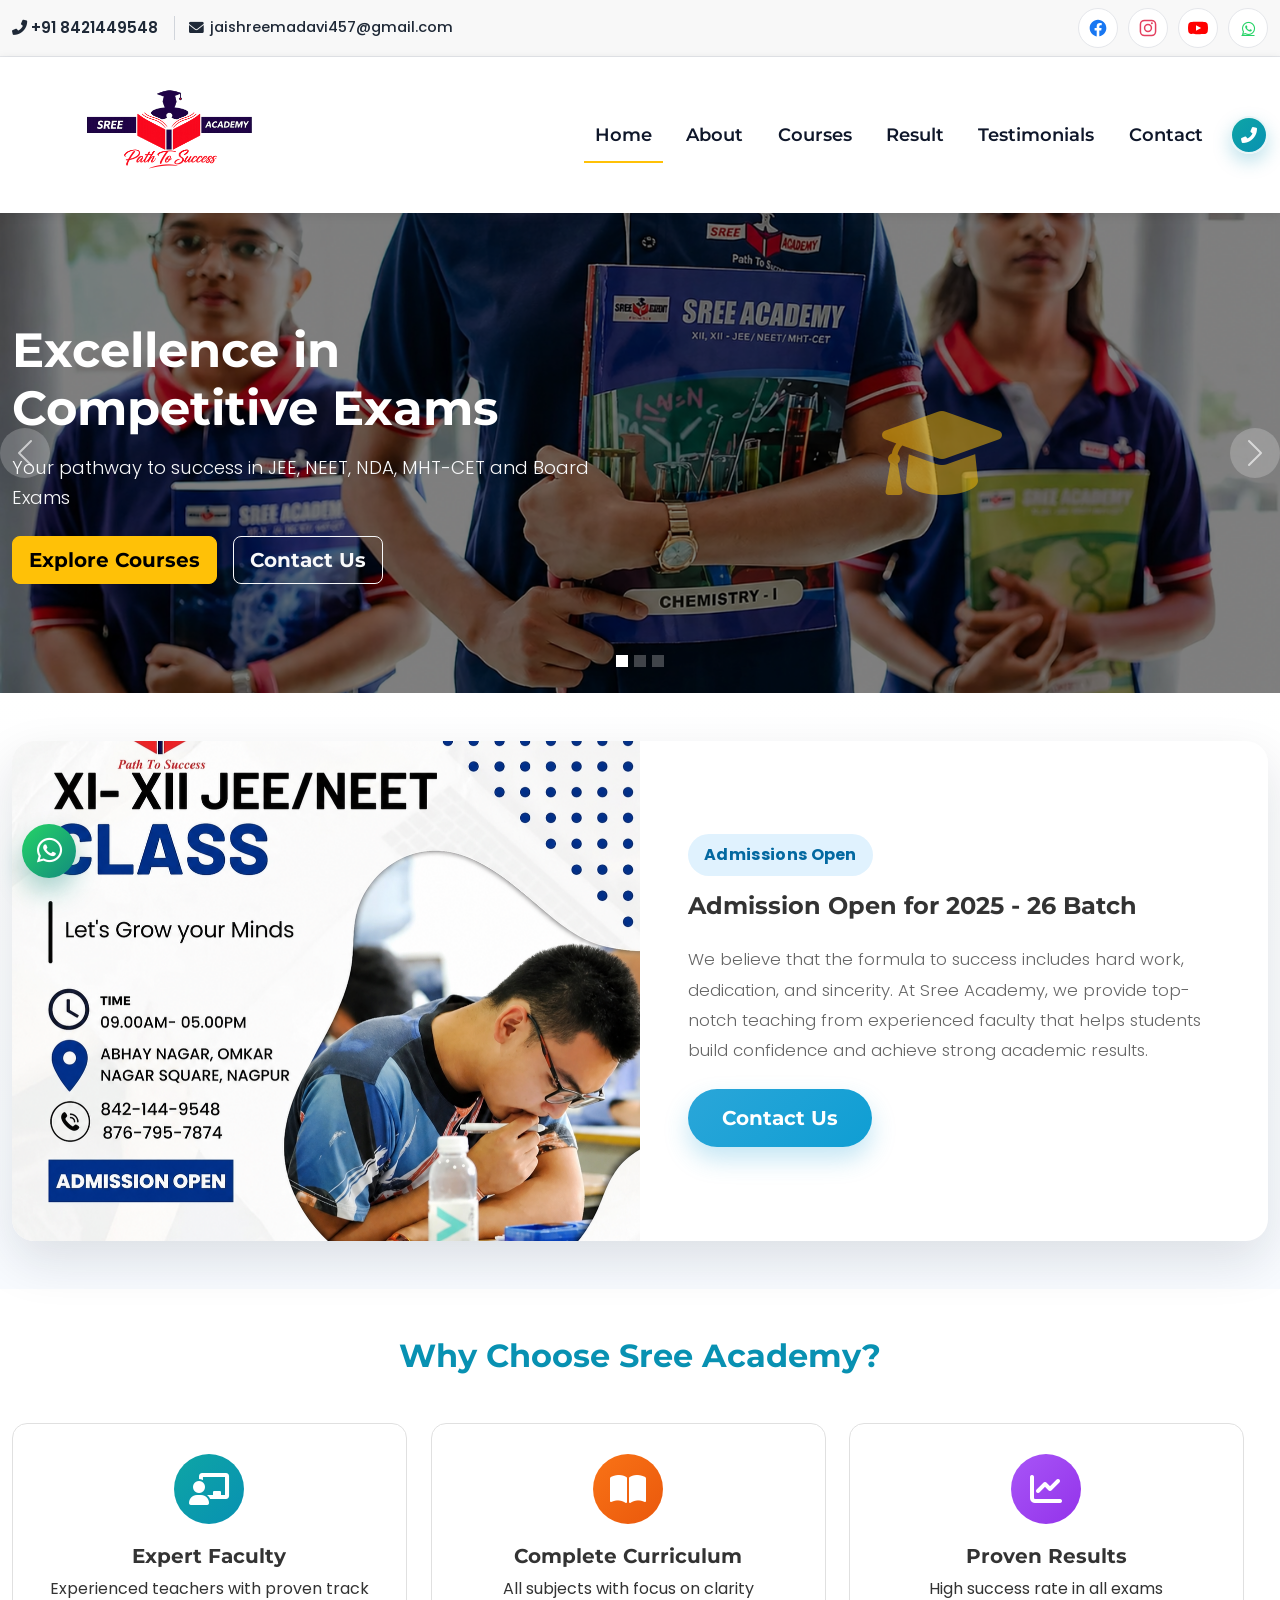
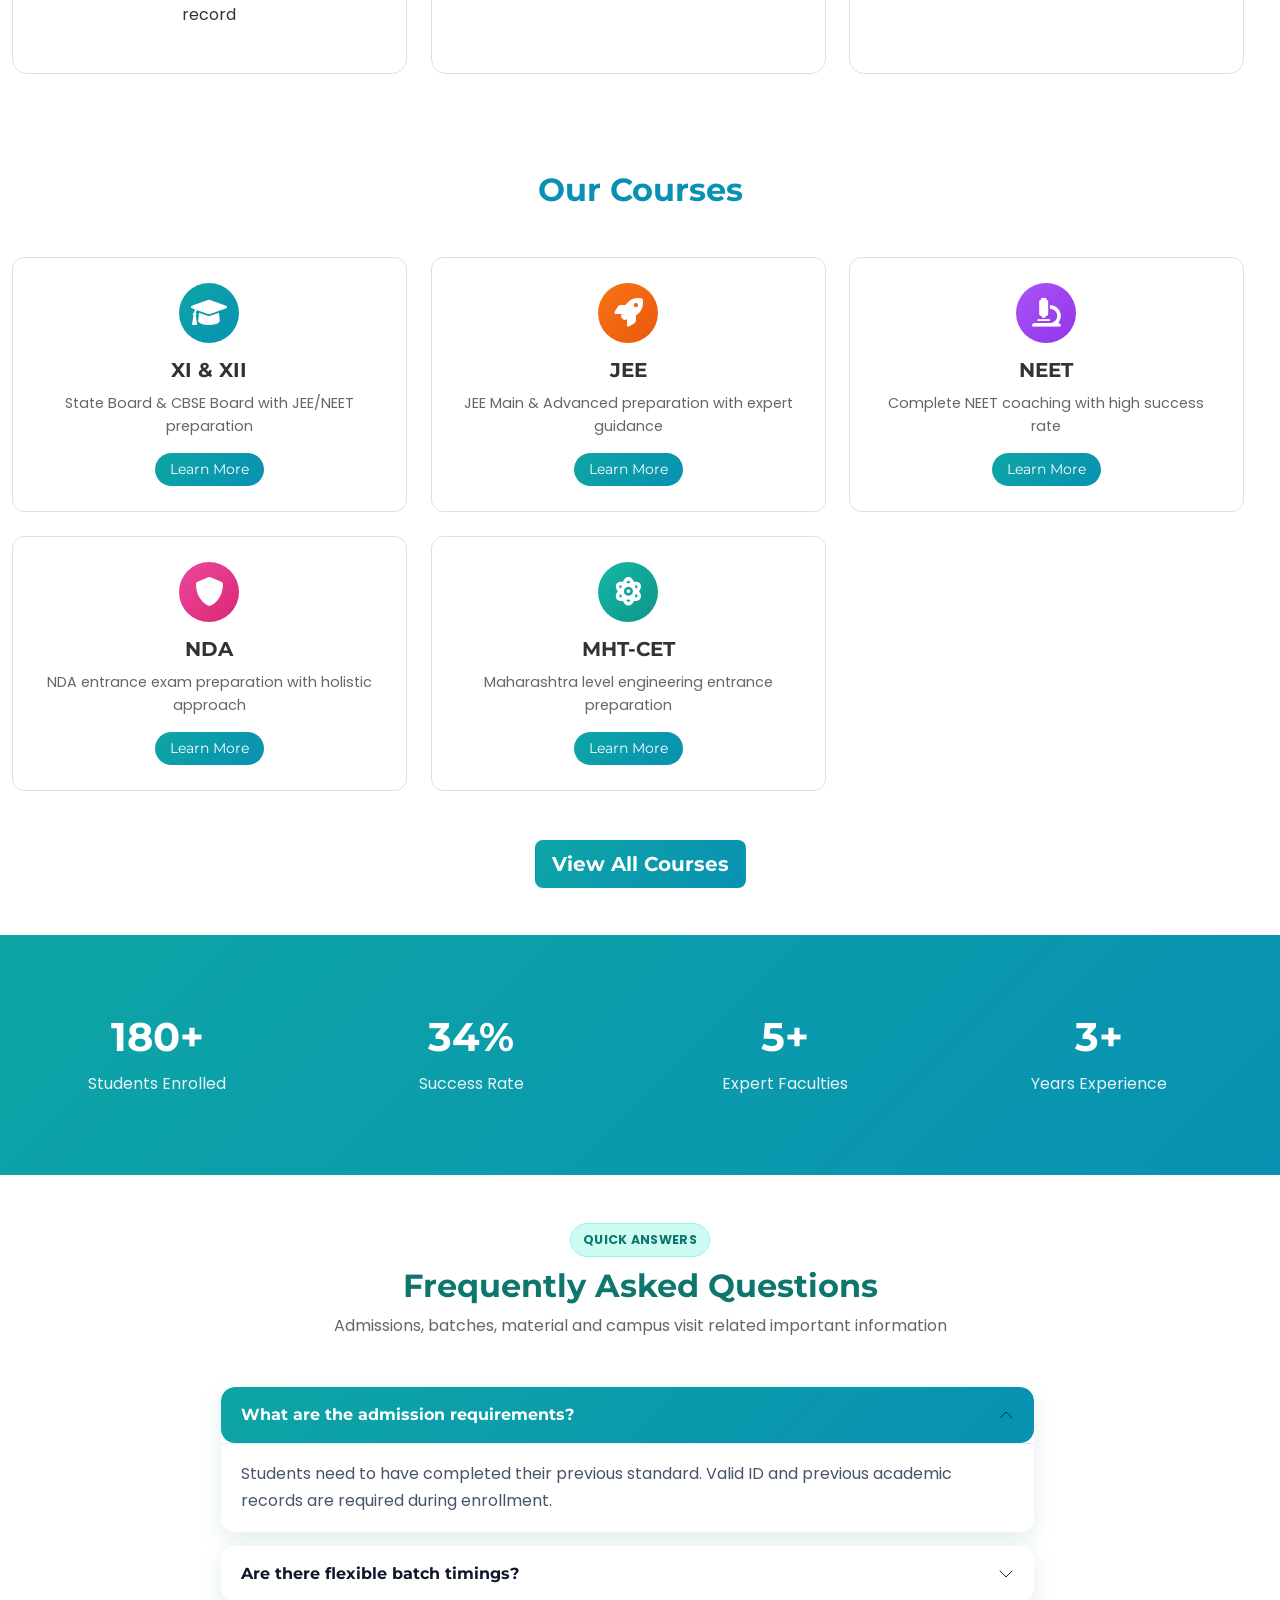
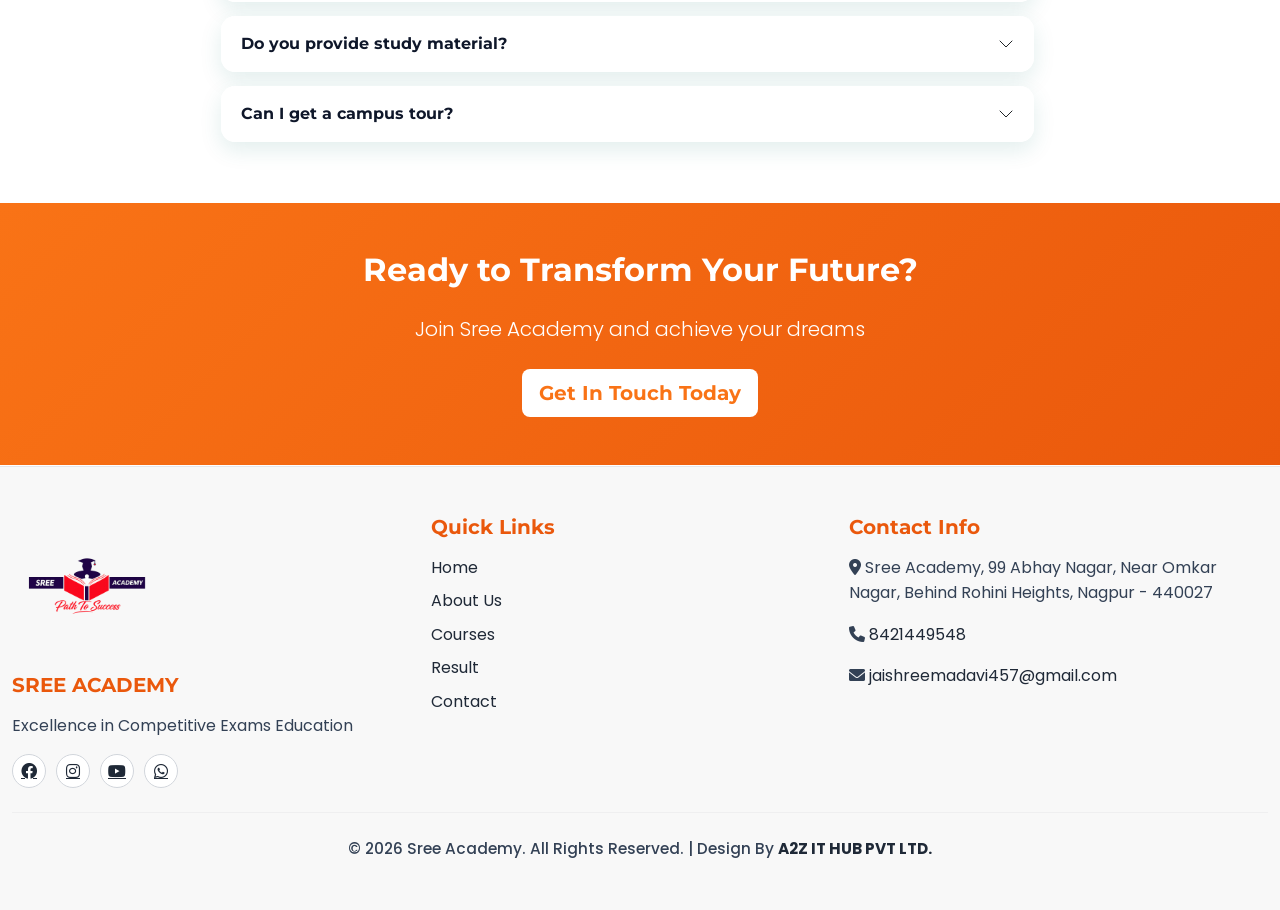
<file: index.html>
<!DOCTYPE html>
<html lang="en">
<head>
    <meta charset="UTF-8">
    <meta name="viewport" content="width=device-width, initial-scale=1.0">
    <title>Sree Academy - Excellence in Competitive Exams</title>
    <meta name="description" content="Sree Academy Nagpur offers expert coaching for JEE, NEET, NDA, MHT-CET and XI-XII board exams with proven results and experienced faculty.">
    <meta name="keywords" content="Sree Academy, Nagpur coaching classes, JEE coaching, NEET coaching, NDA coaching, MHT-CET coaching, XI XII board coaching, Top Coaching classes, Competetive Exam Classes, Best coaching class in nagpur">
    <meta name="author" content="Sree Academy">
    <meta name="robots" content="index, follow">
    <meta name="theme-color" content="#0891b2">
    <link rel="icon" href="https://sree.academy/images/logo.png" type="image/png">
    <meta property="og:type" content="website">
    <meta property="og:site_name" content="Sree Academy">
    <meta property="og:title" content="Sree Academy - Excellence in Competitive Exams">
    <meta property="og:description" content="Top coaching institute in Nagpur for JEE, NEET, NDA, MHT-CET and board exam preparation.">
    <meta property="og:image" content="https://sree.academy/images/logo.png">
    <meta property="og:url" content="https://sree.academy/">
    <meta name="twitter:card" content="summary_large_image">
    <meta name="twitter:title" content="Sree Academy - Excellence in Competitive Exams">
    <meta name="twitter:description" content="Top coaching institute in Nagpur for JEE, NEET, NDA, MHT-CET and board exam preparation.">
    <meta name="twitter:image" content="https://sree.academy/images/logo.png">
    <link href="https://cdn.jsdelivr.net/npm/bootstrap@5.3.0/dist/css/bootstrap.min.css" rel="stylesheet">
    <link rel="stylesheet" href="https://cdnjs.cloudflare.com/ajax/libs/font-awesome/6.0.0/css/all.min.css">
    <link rel="stylesheet" href="https://cdnjs.cloudflare.com/ajax/libs/animate.css/4.1.1/animate.min.css"/>
    <link rel="stylesheet" href="style.css">
    <link rel="sitemap" type="application/xml" title="Sitemap" href="https://sree.academy/sitemap.xml">
</head>
<body>
    <div class="topbar">
        <div class="container d-flex justify-content-between align-items-center">
            <div class="topbar-contact-group d-flex align-items-center">
                <a href="tel:8421449548" class="topbar-phone">
                    <i class="fas fa-phone-alt"></i> +91 8421449548
                </a>
                <a href="mailto:jaishreemadavi457@gmail.com" class="topbar-email d-none d-lg-inline-flex align-items-center">
                    <i class="fas fa-envelope"></i> jaishreemadavi457@gmail.com
                </a>
            </div>
            <div class="topbar-social">
                <a href="https://www.facebook.com/people/Sree-Academy/100064267625722/" aria-label="Facebook" target="_blank" rel="noopener">
                    <svg viewBox="0 0 24 24" fill="currentColor" xmlns="http://www.w3.org/2000/svg">
                        <path d="M22 12.07C22 6.48 17.52 2 12 2S2 6.48 2 12.07c0 5.06 3.66 9.25 8.44 10v-7.02H7.9v-2.98h2.54V9.8c0-2.52 1.49-3.91 3.78-3.91 1.1 0 2.24.2 2.24.2v2.47h-1.26c-1.24 0-1.63.77-1.63 1.56v1.87h2.77l-.44 2.98h-2.33V22c4.78-.75 8.44-4.94 8.44-9.93z"/>
                    </svg>
                </a>
                <a href="https://www.instagram.com/sreeacademynagpur?fbclid=IwY2xjawRYBLBleHRuA2FlbQIxMABicmlkETFBY000VGtSdURwZVhnZ011c3J0YwZhcHBfaWQQMjIyMDM5MTc4ODIwMDg5MgABHtf_1U4NNZwCFz04O--H8MwcOaoCJsrpDc30HOuI-zel5xycUgUHH２seK9nU_aem_x3gZC5ZszUU6pcmF7y3v5g" aria-label="Instagram" target="_blank" rel="noopener">
                    <svg viewBox="0 0 24 24" fill="currentColor" xmlns="http://www.w3.org/2000/svg">
                        <path d="M7.75 2h8.5A5.75 5.75 0 0122 7.75v8.5A5.75 5.75 0 0116.25 22h-8.5A5.75 5.75 0 012 16.25v-8.5A5.75 5.75 0 017.75 2zm0 1.8A3.95 3.95 0 003.8 7.75v8.5a3.95 3.95 0 003.95 3.95h8.5a3.95 3.95 0 003.95-3.95v-8.5a3.95 3.95 0 00-3.95-3.95h-8.5zm8.9 1.35a1.2 1.2 0 110 2.4 1.2 1.2 0 010-2.4zM12 7a5 5 0 110 10 5 5 0 010-10zm0 1.8a3.2 3.2 0 100 6.4 3.2 3.2 0 000-6.4z"/>
                    </svg>
                </a>
                <a href="https://www.youtube.com/" aria-label="YouTube" target="_blank" rel="noopener">
                    <svg viewBox="0 0 24 24" fill="currentColor" xmlns="http://www.w3.org/2000/svg">
                        <path d="M23.5 7.1a3 3 0 00-2.1-2.1C19.5 4.5 12 4.5 12 4.5s-7.5 0-9.4.5A3 3 0 00.5 7.1 31.2 31.2 0 000 12a31.2 31.2 0 00.5 4.9 3 3 0 002.1 2.1c1.9.5 9.4.5 9.4.5s7.5 0 9.4-.5a3 3 0 002.1-2.1A31.2 31.2 0 0024 12a31.2 31.2 0 00-.5-4.9zM9.6 15.2V8.8L15.8 12l-6.2 3.2z"/>
                    </svg>
                </a>
                <a href="https://wa.me/918421449548?text=Hello%20Shree%20Academy%2C%20I%20would%20like%20information%20about%20admission." aria-label="WhatsApp" target="_blank" rel="noopener">
                    <i class="fab fa-whatsapp"></i>
                </a>
            </div>
        </div>
    </div>

    <!-- Navigation Bar -->
    <nav class="navbar navbar-expand-lg navbar-light sticky-top" style="background-color: #ffffff;">
        <div class="container">
            <a class="navbar-brand d-flex align-items-center" href="index.html">
                <img src="images/logo.png" alt="Sree Academy Logo" class="me-2 site-logo">
            </a>
            <button class="navbar-toggler" type="button" data-bs-toggle="collapse" data-bs-target="#navbarNav">
                <span class="navbar-toggler-icon"></span>
            </button>
            <div class="collapse navbar-collapse" id="navbarNav">
                <ul class="navbar-nav ms-auto">
                    <li class="nav-item"><a class="nav-link active" href="index.html">Home</a></li>
                    <li class="nav-item"><a class="nav-link" href="about.html">About</a></li>
                    <li class="nav-item"><a class="nav-link" href="courses.html">Courses</a></li>
                    <li class="nav-item"><a class="nav-link" href="result.html">Result</a></li>
                    <li class="nav-item"><a class="nav-link" href="results.html">Testimonials</a></li>
                    <li class="nav-item"><a class="nav-link" href="contact.html">Contact</a></li>
                    <li class="nav-item d-none d-lg-flex nav-call-item"><a class="nav-call-link" href="tel:8421449548" aria-label="Call Sree Academy"><i class="fas fa-phone-alt"></i></a></li>
                </ul>
            </div>
        </div>
    </nav>

    <!-- Hero Slider Section -->
    <section id="heroCarousel" class="carousel slide carousel-fade hero-slider" data-bs-ride="carousel" data-bs-interval="5000">
        <div class="carousel-indicators">
            <button type="button" data-bs-target="#heroCarousel" data-bs-slide-to="0" class="active" aria-current="true"></button>
            <button type="button" data-bs-target="#heroCarousel" data-bs-slide-to="1"></button>
            <button type="button" data-bs-target="#heroCarousel" data-bs-slide-to="2"></button>
        </div>
        <div class="carousel-inner">
            <div class="carousel-item active slide-1">
                <div class="slide-overlay"></div>
                <div class="container h-100 d-flex align-items-center">
                    <div class="row w-100 align-items-center">
                        <div class="col-lg-6">
                            <h1 class="display-4 fw-bold text-white mb-3 animate__animated animate__fadeInUp">Excellence in Competitive Exams</h1>
                            <p class="lead text-light mb-4 animate__animated animate__fadeInUp" style="animation-delay: 0.2s;">Your pathway to success in JEE, NEET, NDA, MHT-CET and Board Exams</p>
                            <div class="d-flex gap-3 animate__animated animate__fadeInUp" style="animation-delay: 0.4s;">
                                <a href="courses.html" class="btn btn-warning btn-lg fw-bold">Explore Courses</a>
                                <a href="contact.html" class="btn btn-outline-light btn-lg fw-bold">Contact Us</a>
                            </div>
                        </div>
                        <div class="col-lg-6 text-center">
                            <i class="fas fa-graduation-cap fa-8x text-warning opacity-50 animate__animated animate__fadeInRight" style="animation-delay: 0.3s;"></i>
                        </div>
                    </div>
                </div>
            </div>
            <div class="carousel-item slide-2">
                <div class="slide-overlay"></div>
                <div class="container h-100 d-flex align-items-center">
                    <div class="row w-100 align-items-center">
                        <div class="col-lg-6">
                            <h1 class="display-4 fw-bold text-white mb-3 animate__animated animate__fadeInUp">Expert Faculty & Best Results</h1>
                            <p class="lead text-light mb-4 animate__animated animate__fadeInUp" style="animation-delay: 0.2s;">Learn from experienced teachers with proven track records</p>
                            <div class="d-flex gap-3 animate__animated animate__fadeInUp" style="animation-delay: 0.4s;">
                                <a href="about.html" class="btn btn-warning btn-lg fw-bold">Know More</a>
                            </div>
                        </div>
                        <div class="col-lg-6 text-center">
                            <i class="fas fa-chalkboard-user fa-8x text-warning opacity-50 animate__animated animate__fadeInRight" style="animation-delay: 0.3s;"></i>
                        </div>
                    </div>
                </div>
            </div>
            <div class="carousel-item slide-3">
                <div class="slide-overlay"></div>
                <div class="container h-100 d-flex align-items-center">
                    <div class="row w-100 align-items-center">
                        <div class="col-lg-6">
                            <h1 class="display-4 fw-bold text-white mb-3 animate__animated animate__fadeInUp">Join 500+ Successful Students</h1>
                            <p class="lead text-light mb-4 animate__animated animate__fadeInUp" style="animation-delay: 0.2s;">95% Success Rate - Proven Results</p>
                            <div class="d-flex gap-3 animate__animated animate__fadeInUp" style="animation-delay: 0.4s;">
                                <a href="result.html" class="btn btn-warning btn-lg fw-bold">View Results</a>
                            </div>
                        </div>
                        <div class="col-lg-6 text-center">
                            <i class="fas fa-chart-line fa-8x text-warning opacity-50 animate__animated animate__fadeInRight" style="animation-delay: 0.3s;"></i>
                        </div>
                    </div>
                </div>
            </div>
        </div>
        <button class="carousel-control-prev" type="button" data-bs-target="#heroCarousel" data-bs-slide="prev">
            <span class="carousel-control-prev-icon"></span>
        </button>
        <button class="carousel-control-next" type="button" data-bs-target="#heroCarousel" data-bs-slide="next">
            <span class="carousel-control-next-icon"></span>
        </button>
    </section>

    <!-- Admission Highlight Section -->
    <section class="admission-highlight-section py-5">
        <div class="container">
            <div class="admission-split-card">
                <div class="row g-0 align-items-stretch">
                    <div class="col-lg-6 admission-split-image">
                        <picture>
                            <source media="(max-width: 768px)" srcset="images/home_image1.png">
                            <img src="images/home_image1.png" alt="Admission Open at Sree Academy" class="img-fluid w-100" loading="lazy">
                        </picture>
                    </div>

                    <!-- <div class="col-lg-6 admission-split-image">
    
    <video class="img-fluid w-50 h-50" autoplay muted loop playsinline>
        <source src="home_video.mp4" type="video/mp4">
    </video>

</div> -->

                    <div class="col-lg-6 d-flex align-items-center">
                        <div class="admission-split-content p-4 p-md-5">
                            <span class="admission-badge">Admissions Open</span>
                            <h4 class="fw-bold mt-3 mb-4">Admission Open for 2025 - 26 Batch</h4>
                            <p class="lead text-muted mb-4">
                                We believe that the formula to success includes hard work, dedication, and sincerity.
                                At Sree Academy, we provide top-notch teaching from experienced faculty that helps
                                students build confidence and achieve strong academic results.
                            </p>
                            <a href="contact.html" class="btn btn-lg admission-btn fw-bold">Contact Us</a>
                        </div>
                    </div>
                </div>
            </div>
        </div>
    </section>

    <!-- About Brief Section -->
    <section class="py-5" >
        <div class="container">
            <h2 class="text-center mb-5 fw-bold" style="color: #0891b2;">Why Choose Sree Academy?</h2>
            <div class="row g-4">
                <div class="col-md-4">
                    <div class="why-card">
                        <div class="icon-box" style="background: linear-gradient(135deg, #0ea5a5 0%, #0891b2 100%);">
                            <i class="fas fa-chalkboard-user"></i>
                        </div>
                        <h5 class="fw-bold mt-3">Expert Faculty</h5>
                        <p>Experienced teachers with proven track record</p>
                    </div>
                </div>
                <div class="col-md-4">
                    <div class="why-card">
                        <div class="icon-box" style="background: linear-gradient(135deg, #f97316 0%, #ea580c 100%);">
                            <i class="fas fa-book-open"></i>
                        </div>
                        <h5 class="fw-bold mt-3">Complete Curriculum</h5>
                        <p>All subjects with focus on clarity</p>
                    </div>
                </div>
                <div class="col-md-4">
                    <div class="why-card">
                        <div class="icon-box" style="background: linear-gradient(135deg, #a855f7 0%, #9333ea 100%);">
                            <i class="fas fa-chart-line"></i>
                        </div>
                        <h5 class="fw-bold mt-3">Proven Results</h5>
                        <p>High success rate in all exams</p>
                    </div>
                </div>
            </div>
        </div>
    </section>

    <!-- Courses Section -->
    <section class="py-5">
        <div class="container">
            <h2 class="text-center mb-5 fw-bold" style="color: #0891b2;">Our Courses</h2>
            <div class="row g-4">
                <div class="col-md-6 col-lg-4">
                    <div class="course-card">
                        <div class="course-icon" style="background: linear-gradient(135deg, #0ea5a5 0%, #0891b2 100%);"><i class="fas fa-graduation-cap"></i></div>
                        <h5>XI & XII</h5>
                        <p class="small">State Board & CBSE Board with JEE/NEET preparation</p>
                        <a href="courses.html#xi-xii" class="btn btn-sm btn-custom">Learn More</a>
                    </div>
                </div>
                <div class="col-md-6 col-lg-4">
                    <div class="course-card">
                        <div class="course-icon" style="background: linear-gradient(135deg, #f97316 0%, #ea580c 100%);"><i class="fas fa-rocket"></i></div>
                        <h5>JEE</h5>
                        <p class="small">JEE Main & Advanced preparation with expert guidance</p>
                        <a href="courses.html#jee" class="btn btn-sm btn-custom">Learn More</a>
                    </div>
                </div>
                <div class="col-md-6 col-lg-4">
                    <div class="course-card">
                        <div class="course-icon" style="background: linear-gradient(135deg, #a855f7 0%, #9333ea 100%);"><i class="fas fa-microscope"></i></div>
                        <h5>NEET</h5>
                        <p class="small">Complete NEET coaching with high success rate</p>
                        <a href="courses.html#neet" class="btn btn-sm btn-custom">Learn More</a>
                    </div>
                </div>
                <div class="col-md-6 col-lg-4">
                    <div class="course-card">
                        <div class="course-icon" style="background: linear-gradient(135deg, #ec4899 0%, #db2777 100%);"><i class="fas fa-shield-alt"></i></div>
                        <h5>NDA</h5>
                        <p class="small">NDA entrance exam preparation with holistic approach</p>
                        <a href="courses.html#nda" class="btn btn-sm btn-custom">Learn More</a>
                    </div>
                </div>
                <div class="col-md-6 col-lg-4">
                    <div class="course-card">
                        <div class="course-icon" style="background: linear-gradient(135deg, #14b8a6 0%, #0d9488 100%);"><i class="fas fa-atom"></i></div>
                        <h5>MHT-CET</h5>
                        <p class="small">Maharashtra level engineering entrance preparation</p>
                        <a href="courses.html#mht-cet" class="btn btn-sm btn-custom">Learn More</a>
                    </div>
                </div>
            </div>
            <div class="text-center mt-5">
                <a href="courses.html" class="btn btn-lg fw-bold" style="background: linear-gradient(135deg, #0ea5a5 0%, #0891b2 100%); color: white;">View All Courses</a>
            </div>
        </div>
    </section>

    <!-- Statistics Section -->
    <section class="py-5 text-white stats-section" style="background: linear-gradient(135deg, #0ea5a5 0%, #0891b2 100%);">
        <div class="container">
            <div class="row g-4 text-center">
                <div class="col-md-3">
                    <div class="stat-box">
                        <h3 class="display-5 fw-bold">500+</h3>
                        <p>Students Enrolled</p>
                    </div>
                </div>
                <div class="col-md-3">
                    <div class="stat-box">
                        <h3 class="display-5 fw-bold">95%</h3>
                        <p>Success Rate</p>
                    </div>
                </div>
                <div class="col-md-3">
                    <div class="stat-box">
                        <h3 class="display-5 fw-bold">15+</h3>
                        <p>Expert Faculties</p>
                    </div>
                </div>
                <div class="col-md-3">
                    <div class="stat-box">
                        <h3 class="display-5 fw-bold">10+</h3>
                        <p>Years Experience</p>
                    </div>
                </div>
            </div>
        </div>
    </section>

    <!-- FAQ Section -->
    <section class="py-5 faq-modern-section">
        <div class="container">
            <div class="faq-heading text-center mb-5">
                <span class="faq-pill">Quick Answers</span>
                <h2 class="fw-bold mb-2">Frequently Asked Questions</h2>
                <p class="text-muted mb-0">Admissions, batches, material and campus visit related important information</p>
            </div>
            <div class="row justify-content-center">
                <div class="col-lg-8">
                    <div class="accordion faq-modern" id="faqAccordion">
                        <div class="accordion-item">
                            <h2 class="accordion-header">
                                <button class="accordion-button" type="button" data-bs-toggle="collapse" data-bs-target="#faq1">
                                    <span>What are the admission requirements?</span>
                                </button>
                            </h2>
                            <div id="faq1" class="accordion-collapse collapse show" data-bs-parent="#faqAccordion">
                                <div class="accordion-body">
                                    Students need to have completed their previous standard. Valid ID and previous academic records are required during enrollment.
                                </div>
                            </div>
                        </div>
                        <div class="accordion-item">
                            <h2 class="accordion-header">
                                <button class="accordion-button collapsed" type="button" data-bs-toggle="collapse" data-bs-target="#faq2">
                                    <span>Are there flexible batch timings?</span>
                                </button>
                            </h2>
                            <div id="faq2" class="accordion-collapse collapse" data-bs-parent="#faqAccordion">
                                <div class="accordion-body">
                                    Yes! We offer multiple batch timings - morning, afternoon, and evening batches to suit your schedule.
                                </div>
                            </div>
                        </div>
                        <div class="accordion-item">
                            <h2 class="accordion-header">
                                <button class="accordion-button collapsed" type="button" data-bs-toggle="collapse" data-bs-target="#faq3">
                                    <span>Do you provide study material?</span>
                                </button>
                            </h2>
                            <div id="faq3" class="accordion-collapse collapse" data-bs-parent="#faqAccordion">
                                <div class="accordion-body">
                                    Yes, comprehensive study material, notes, and question banks are provided for all courses.
                                </div>
                            </div>
                        </div>
                        <div class="accordion-item">
                            <h2 class="accordion-header">
                                <button class="accordion-button collapsed" type="button" data-bs-toggle="collapse" data-bs-target="#faq4">
                                    <span>Can I get a campus tour?</span>
                                </button>
                            </h2>
                            <div id="faq4" class="accordion-collapse collapse" data-bs-parent="#faqAccordion">
                                <div class="accordion-body">
                                    Absolutely! Contact us to schedule a campus tour. We'd love to show you our facilities.
                                </div>
                            </div>
                        </div>
                    </div>
                </div>
            </div>
        </div>
    </section>

    <!-- Call to Action -->
    <section class="py-5 text-white" style="background: linear-gradient(135deg, #f97316 0%, #ea580c 100%);">
        <div class="container text-center">
            <h2 class="mb-4 fw-bold">Ready to Transform Your Future?</h2>
            <p class="lead mb-4">Join Sree Academy and achieve your dreams</p>
            <a href="contact.html" class="btn btn-lg fw-bold" style="background-color: white; color: #f97316;">Get In Touch Today</a>
        </div>
    </section>

    <!-- Footer -->
    <footer class="site-footer text-white py-5">
        <div class="container">
            <div class="row g-4 align-items-start">
                <div class="col-md-4">
                    <div class="footer-brand d-flex align-items-center mb-3">
                        <img src="images/logo.png" alt="Sree Academy Logo" class="footer-logo me-2">
                        <h5 class="fw-bold mb-0">SREE ACADEMY</h5>
                    </div>
                    <p class="mb-3">Excellence in Competitive Exams Education</p>
                    <div class="social-links">
                        <a href="https://www.facebook.com/people/Sree-Academy/100064267625722/" aria-label="Facebook" target="_blank" rel="noopener"><i class="fab fa-facebook"></i></a>
                        <a href="https://www.instagram.com/sreeacademynagpur?fbclid=IwY2xjawRYBLBleHRuA2FlbQIxMABicmlkETFBY000VGtSdURwZVhnZ011c3J0YwZhcHBfaWQQMjIyMDM5MTc4ODIwMDg5MgABHtf_1U4NNZwCFz04O--H8MwcOaoCJsrpDc30HOuI-zel5xycUgUHH２seK9nU_aem_x3gZC5ZszUU6pcmF7y3v5g" aria-label="Instagram" target="_blank" rel="noopener"><i class="fab fa-instagram"></i></a>
                        <a href="https://www.youtube.com/" aria-label="YouTube" target="_blank" rel="noopener"><i class="fab fa-youtube"></i></a>
                        <a href="https://wa.me/918421449548?text=Hello%20Shree%20Academy%2C%20I%20would%20like%20information%20about%20admission." aria-label="WhatsApp" target="_blank" rel="noopener"><i class="fab fa-whatsapp"></i></a>
                    </div>
                </div>
                <div class="col-md-4">
                    <h5 class="fw-bold mb-3 footer-title">Quick Links</h5>
                    <ul class="list-unstyled">
                        <li><a href="index.html" class="text-decoration-none text-light">Home</a></li>
                        <li><a href="about.html" class="text-decoration-none text-light">About Us</a></li>
                        <li><a href="courses.html" class="text-decoration-none text-light">Courses</a></li>
                        <li><a href="result.html" class="text-decoration-none text-light">Result</a></li>
                        <li><a href="contact.html" class="text-decoration-none text-light">Contact</a></li>
                    </ul>
                </div>
                <div class="col-md-4">
                    <h5 class="fw-bold mb-3 footer-title">Contact Info</h5>
                    <p><i class="fas fa-map-marker-alt"></i> Sree Academy, 99 Abhay Nagar, Near Omkar Nagar, Behind Rohini Heights, Nagpur - 440027</p>
                    <p><i class="fas fa-phone"></i> <a href="tel:8421449548" class="text-light text-decoration-none">8421449548</a></p>
                    <p><i class="fas fa-envelope"></i> <a href="mailto:jaishreemadavi457@gmail.com" class="text-light text-decoration-none">jaishreemadavi457@gmail.com</a></p>
                </div>
            </div>
            <hr class="my-4">
            <div class="text-center">
                <p class="footer-copy">&copy; 2026 Sree Academy. All Rights Reserved. | Design By <a href="https://a2zithub.org/" target="_blank" rel="noopener">A2Z IT HUB PVT LTD.</a></p>
            </div>
        </div>
    </footer>

    <script src="https://cdn.jsdelivr.net/npm/bootstrap@5.3.0/dist/js/bootstrap.bundle.min.js"></script>
    <script src="script.js"></script>
</body>
</html>
</file>
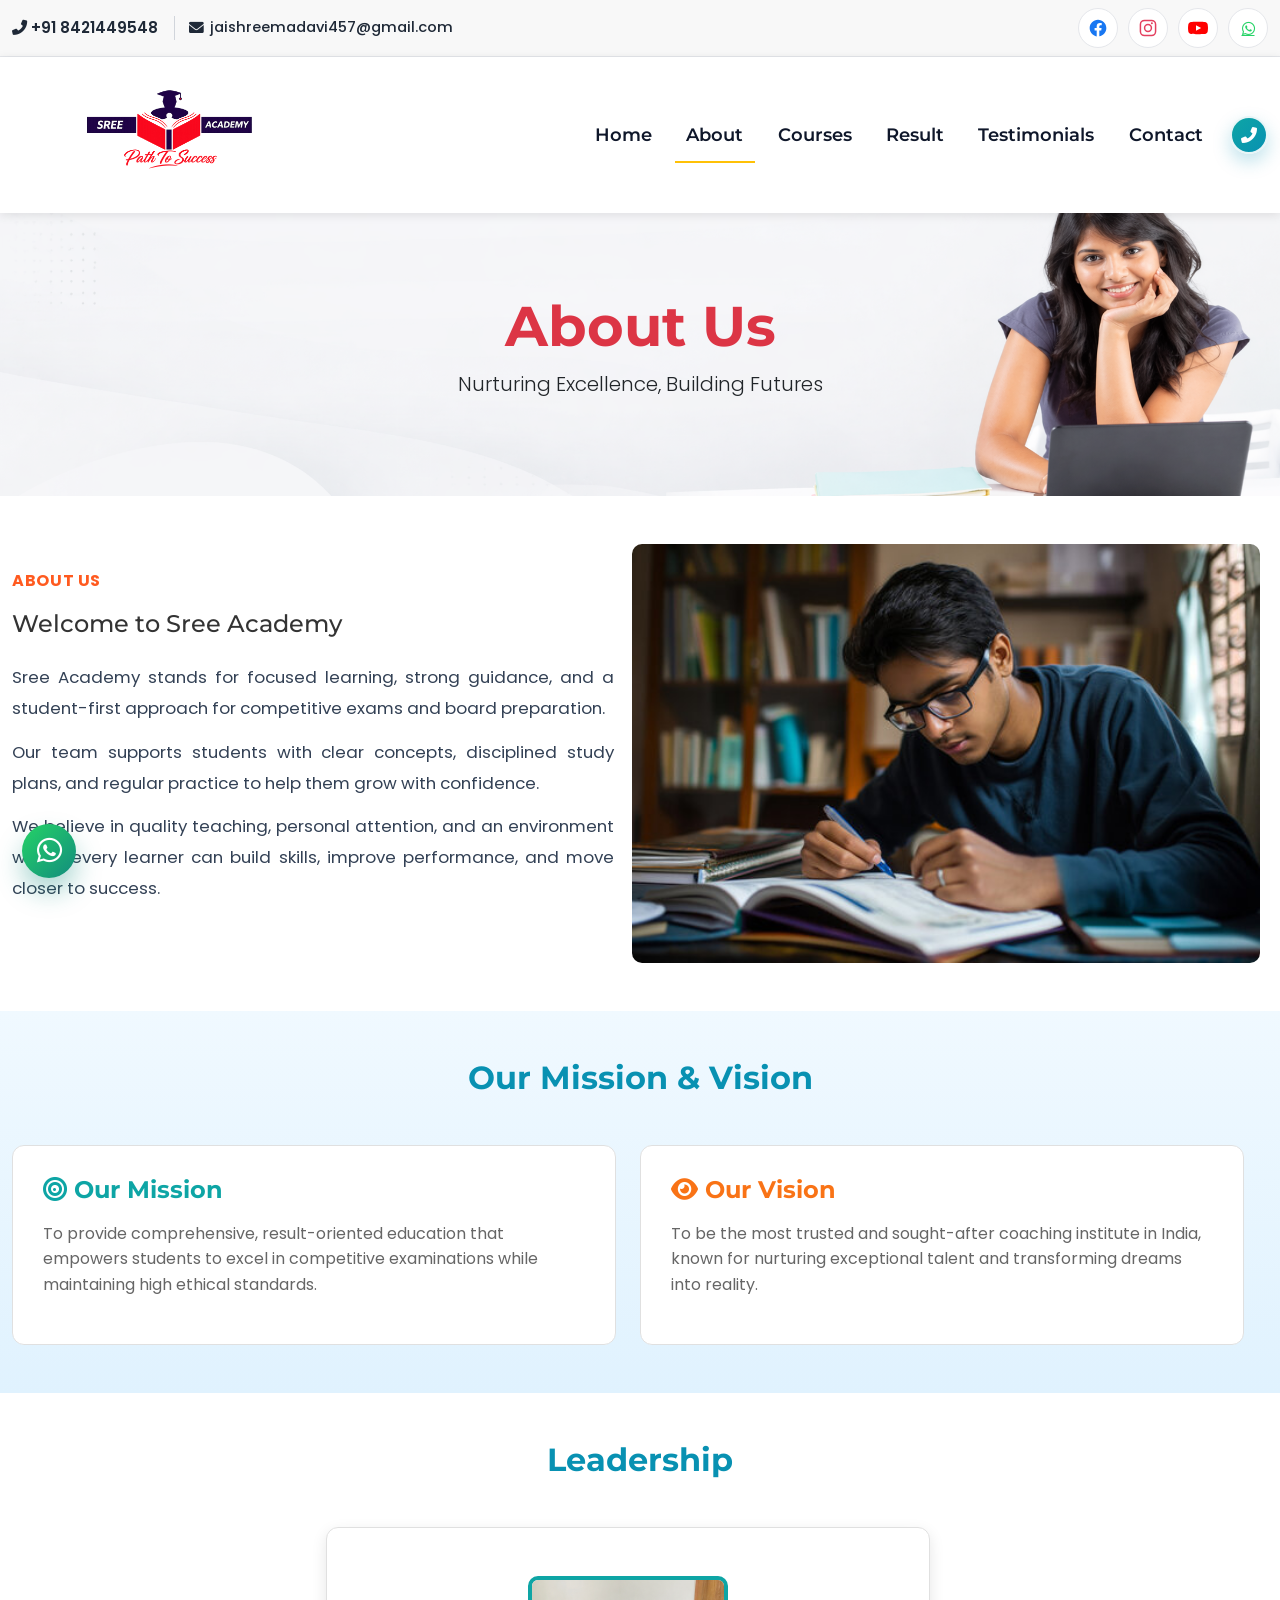
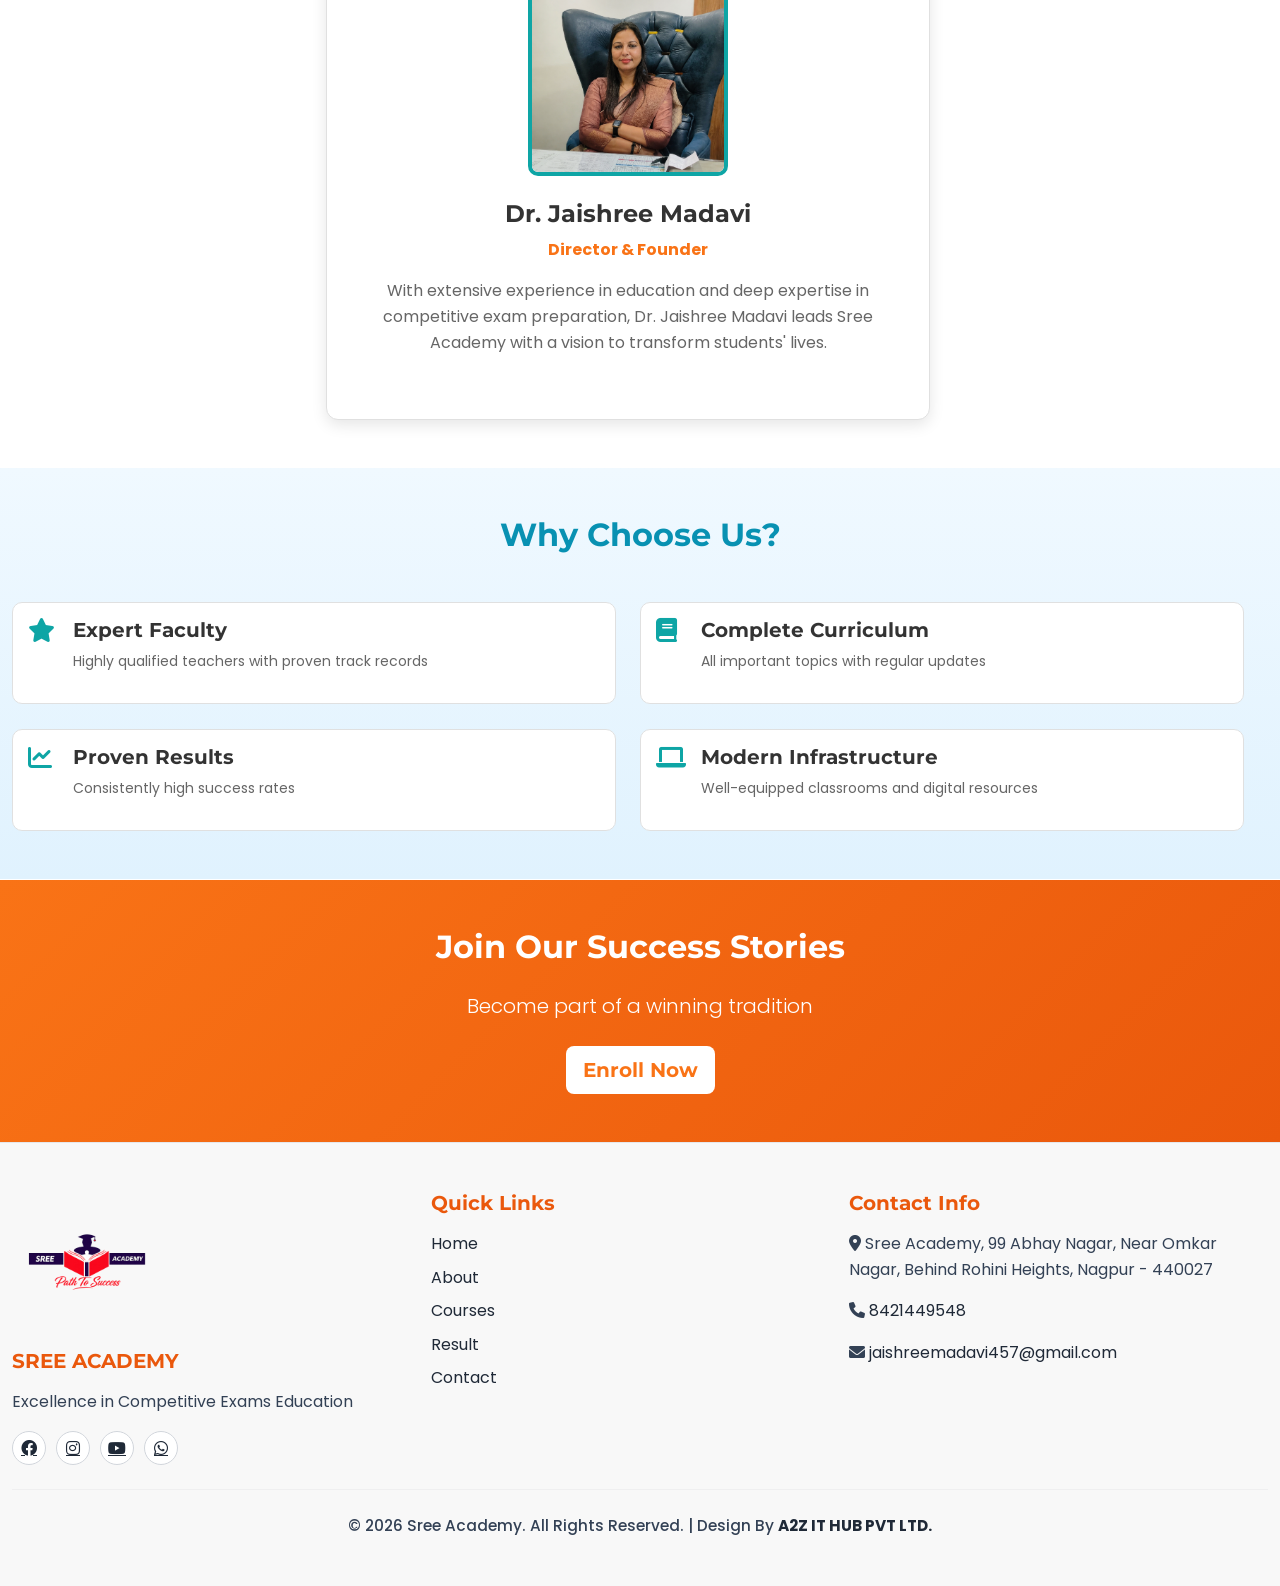
<file: about.html>
<!DOCTYPE html>
<html lang="en">
<head>
    <meta charset="UTF-8">
    <meta name="viewport" content="width=device-width, initial-scale=1.0">
    <title>Sree Academy - Excellence in Competitive Exams</title>
    <meta name="description" content="Sree Academy Nagpur offers expert coaching for JEE, NEET, NDA, MHT-CET and XI-XII board exams with proven results and experienced faculty.">
    <meta name="keywords" content="Sree Academy, Nagpur coaching classes, JEE coaching, NEET coaching, NDA coaching, MHT-CET coaching, XI XII board coaching, Top Coaching classes, Competetive Exam Classes, Best coaching class in nagpur">
    <meta name="author" content="Sree Academy">
    <meta name="robots" content="index, follow">
    <meta name="theme-color" content="#0891b2">
    <link rel="icon" href="https://sree.academy/images/logo.png" type="image/png">
    <meta property="og:type" content="website">
    <meta property="og:site_name" content="Sree Academy">
    <meta property="og:title" content="Sree Academy - Excellence in Competitive Exams">
    <meta property="og:description" content="Top coaching institute in Nagpur for JEE, NEET, NDA, MHT-CET and board exam preparation.">
    <meta property="og:image" content="https://sree.academy/images/logo.png">
    <meta property="og:url" content="https://sree.academy/">
    <meta name="twitter:card" content="summary_large_image">
    <meta name="twitter:title" content="Sree Academy - Excellence in Competitive Exams">
    <meta name="twitter:description" content="Top coaching institute in Nagpur for JEE, NEET, NDA, MHT-CET and board exam preparation.">
    <meta name="twitter:image" content="https://sree.academy/images/logo.png">
    <link href="https://cdn.jsdelivr.net/npm/bootstrap@5.3.0/dist/css/bootstrap.min.css" rel="stylesheet">
    <link rel="stylesheet" href="https://cdnjs.cloudflare.com/ajax/libs/font-awesome/6.0.0/css/all.min.css">
    <link rel="stylesheet" href="https://cdnjs.cloudflare.com/ajax/libs/animate.css/4.1.1/animate.min.css"/>
    <link rel="stylesheet" href="style.css">
    <link rel="sitemap" type="application/xml" title="Sitemap" href="https://sree.academy/sitemap.xml">
</head>
<body>
    <div class="topbar">
        <div class="container d-flex justify-content-between align-items-center">
            <div class="topbar-contact-group d-flex align-items-center">
                <a href="tel:8421449548" class="topbar-phone">
                    <i class="fas fa-phone-alt"></i> +91 8421449548
                </a>
                <a href="mailto:jaishreemadavi457@gmail.com" class="topbar-email d-none d-lg-inline-flex align-items-center">
                    <i class="fas fa-envelope"></i> jaishreemadavi457@gmail.com
                </a>
            </div>
            <div class="topbar-social">
                <a href="https://www.facebook.com/people/Sree-Academy/100064267625722/" aria-label="Facebook">
                    <svg viewBox="0 0 24 24" fill="currentColor" xmlns="http://www.w3.org/2000/svg">
                        <path d="M22 12.07C22 6.48 17.52 2 12 2S2 6.48 2 12.07c0 5.06 3.66 9.25 8.44 10v-7.02H7.9v-2.98h2.54V9.8c0-2.52 1.49-3.91 3.78-3.91 1.1 0 2.24.2 2.24.2v2.47h-1.26c-1.24 0-1.63.77-1.63 1.56v1.87h2.77l-.44 2.98h-2.33V22c4.78-.75 8.44-4.94 8.44-9.93z"/>
                    </svg>
                </a>
                <a href="https://www.instagram.com/sreeacademynagpur?fbclid=IwY2xjawRYBLBleHRuA2FlbQIxMABicmlkETFBY000VGtSdURwZVhnZ011c3J0YwZhcHBfaWQQMjIyMDM5MTc4ODIwMDg5MgABHtf_1U4NNZwCFz04O--H8MwcOaoCJsrpDc30HOuI-zel5xycUgUHH2seK9nU_aem_x3gZC5ZszUU6pcmF7y3v5g" aria-label="Instagram">
                    <svg viewBox="0 0 24 24" fill="currentColor" xmlns="http://www.w3.org/2000/svg">
                        <path d="M7.75 2h8.5A5.75 5.75 0 0122 7.75v8.5A5.75 5.75 0 0116.25 22h-8.5A5.75 5.75 0 012 16.25v-8.5A5.75 5.75 0 017.75 2zm0 1.8A3.95 3.95 0 003.8 7.75v8.5a3.95 3.95 0 003.95 3.95h8.5a3.95 3.95 0 003.95-3.95v-8.5a3.95 3.95 0 00-3.95-3.95h-8.5zm8.9 1.35a1.2 1.2 0 110 2.4 1.2 1.2 0 010-2.4zM12 7a5 5 0 110 10 5 5 0 010-10zm0 1.8a3.2 3.2 0 100 6.4 3.2 3.2 0 000-6.4z"/>
                    </svg>
                </a>
                <a href="https://www.youtube.com/" aria-label="YouTube">
                    <svg viewBox="0 0 24 24" fill="currentColor" xmlns="http://www.w3.org/2000/svg">
                        <path d="M23.5 7.1a3 3 0 00-2.1-2.1C19.5 4.5 12 4.5 12 4.5s-7.5 0-9.4.5A3 3 0 00.5 7.1 31.2 31.2 0 000 12a31.2 31.2 0 00.5 4.9 3 3 0 002.1 2.1c1.9.5 9.4.5 9.4.5s7.5 0 9.4-.5a3 3 0 002.1-2.1A31.2 31.2 0 0024 12a31.2 31.2 0 00-.5-4.9zM9.6 15.2V8.8L15.8 12l-6.2 3.2z"/>
                    </svg>
                </a>
                <a href="https://wa.me/918421449548?text=Hello%20Shree%20Academy%2C%20I%20would%20like%20information%20about%20admission." aria-label="WhatsApp" target="_blank" rel="noopener">
                    <i class="fab fa-whatsapp"></i>
                </a>
            </div>
        </div>
    </div>

    <!-- Navigation Bar -->
    <nav class="navbar navbar-expand-lg navbar-light sticky-top" style="background-color: #ffffff;">
        <div class="container">
            <a class="navbar-brand d-flex align-items-center" href="index.html">
                <img src="images/logo.png" alt="Sree Academy Logo" class="me-2 site-logo">
            </a>
            <button class="navbar-toggler" type="button" data-bs-toggle="collapse" data-bs-target="#navbarNav">
                <span class="navbar-toggler-icon"></span>
            </button>
            <div class="collapse navbar-collapse" id="navbarNav">
                <ul class="navbar-nav ms-auto">
                    <li class="nav-item"><a class="nav-link" href="index.html">Home</a></li>
                    <li class="nav-item"><a class="nav-link active" href="about.html">About</a></li>
                    <li class="nav-item"><a class="nav-link" href="courses.html">Courses</a></li>
                    <li class="nav-item"><a class="nav-link" href="result.html">Result</a></li>
                    <li class="nav-item"><a class="nav-link" href="results.html">Testimonials</a></li>
                    <li class="nav-item"><a class="nav-link" href="contact.html">Contact</a></li>
                    <li class="nav-item d-none d-lg-flex nav-call-item"><a class="nav-call-link" href="tel:8421449548" aria-label="Call Sree Academy"><i class="fas fa-phone-alt"></i></a></li>
                </ul>
            </div>
        </div>
    </nav>

    <!-- Page Banner -->
    <section class="page-banner" style="background: url('images/baneer_image.png') center center / cover no-repeat;">
        <div class="container">
            <h1 class="display-4 fw-bold text-danger">About Us</h1>
            <p class="lead text-dark">Nurturing Excellence, Building Futures</p>
        </div>
    </section>

    <!-- About Split Section -->
    <section class="about-split-section py-5">
        <div class="container">
            <div class="about-split-card">
                <div class="row g-0 align-items-stretch">
                    <div class="col-lg-6 about-split-content">
                        <span class="about-eyebrow">ABOUT US</span>
                        <h4 class="mt-3 mb-4">Welcome to Sree Academy</h4>
                        <p class="about-copy">
                            Sree Academy stands for focused learning, strong guidance, and a student-first approach
                            for competitive exams and board preparation.
                        </p>
                        <p class="about-copy">
                            Our team supports students with clear concepts, disciplined study plans, and regular practice
                            to help them grow with confidence.
                        </p>
                        <p class="about-copy mb-0">
                            We believe in quality teaching, personal attention, and an environment where every learner
                            can build skills, improve performance, and move closer to success.
                        </p>
                    </div>
                    <div class="col-lg-6 about-split-image">
                        <img src="images/about_image.jpg" alt="Students at Sree Academy" class="img-fluid w-100 h-100" style="border-radius: 10px;">
                    </div>
                </div>
            </div>
        </div>
    </section>

    <!-- Mission & Vision -->
    <section class="py-5" style="background: linear-gradient(180deg, #f0f9ff 0%, #e0f2fe 100%);">
        <div class="container">
            <h2 class="text-center fw-bold mb-5" style="color: #0891b2;">Our Mission & Vision</h2>
            <div class="row g-4">
                <div class="col-md-6">
                    <div class="mission-card">
                        <h4 class="fw-bold mb-3" style="color: #0ea5a5;"><i class="fas fa-bullseye"></i> Our Mission</h4>
                        <p class="text-muted">To provide comprehensive, result-oriented education that empowers students to excel in competitive examinations while maintaining high ethical standards.</p>
                    </div>
                </div>
                <div class="col-md-6">
                    <div class="mission-card">
                        <h4 class="fw-bold mb-3" style="color: #f97316;"><i class="fas fa-eye"></i> Our Vision</h4>
                        <p class="text-muted">To be the most trusted and sought-after coaching institute in India, known for nurturing exceptional talent and transforming dreams into reality.</p>
                    </div>
                </div>
            </div>
        </div>
    </section>

    <!-- Director Profile -->
    <section class="py-5">
        <div class="container">
            <h2 class="text-center fw-bold mb-5" style="color: #0891b2;">Leadership</h2>
            <div class="row justify-content-center">
                <div class="col-md-6">
                    <div class="director-card text-center p-5">
    
    <!-- Image -->
    <div class="director-img mb-4">
        <img src="images/Director.png" alt="Director" class="img-fluid">
    </div>

    <h4 class="fw-bold">Dr. Jaishree Madavi</h4>
    <p class="fw-bold" style="color: #f97316;">Director & Founder</p>
    <p class="text-muted">
        With extensive experience in education and deep expertise in competitive exam preparation, 
        Dr. Jaishree Madavi leads Sree Academy with a vision to transform students' lives.
    </p>
    
</div>
                </div>
            </div>
        </div>
    </section>

    <!-- Why Choose Us -->
    <section class="py-5" style="background: linear-gradient(180deg, #f0f9ff 0%, #e0f2fe 100%);">
        <div class="container">
            <h2 class="text-center fw-bold mb-5" style="color: #0891b2;">Why Choose Us?</h2>
            <div class="row g-4">
                <div class="col-md-6">
                    <div class="benefit-item">
                        <i class="fas fa-star"></i>
                        <div>
                            <h5 class="fw-bold">Expert Faculty</h5>
                            <p class="text-muted small">Highly qualified teachers with proven track records</p>
                        </div>
                    </div>
                </div>
                <div class="col-md-6">
                    <div class="benefit-item">
                        <i class="fas fa-book"></i>
                        <div>
                            <h5 class="fw-bold">Complete Curriculum</h5>
                            <p class="text-muted small">All important topics with regular updates</p>
                        </div>
                    </div>
                </div>
                <div class="col-md-6">
                    <div class="benefit-item">
                        <i class="fas fa-chart-line"></i>
                        <div>
                            <h5 class="fw-bold">Proven Results</h5>
                            <p class="text-muted small">Consistently high success rates</p>
                        </div>
                    </div>
                </div>
                <div class="col-md-6">
                    <div class="benefit-item">
                        <i class="fas fa-laptop"></i>
                        <div>
                            <h5 class="fw-bold">Modern Infrastructure</h5>
                            <p class="text-muted small">Well-equipped classrooms and digital resources</p>
                        </div>
                    </div>
                </div>
            </div>
        </div>
    </section>

    <!-- Call to Action -->
    <section class="py-5 text-white" style="background: linear-gradient(135deg, #f97316 0%, #ea580c 100%);">
        <div class="container text-center">
            <h2 class="fw-bold mb-4">Join Our Success Stories</h2>
            <p class="lead mb-4">Become part of a winning tradition</p>
            <a href="contact.html" class="btn btn-lg fw-bold" style="background-color: white; color: #f97316;">Enroll Now</a>
        </div>
    </section>

    <!-- Footer -->
    <footer class="site-footer text-white py-5">
        <div class="container">
            <div class="row g-4 align-items-start">
                <div class="col-md-4">
                    <div class="footer-brand d-flex align-items-center mb-3">
                        <img src="images/logo.png" alt="Sree Academy Logo" class="footer-logo me-2">
                        <h5 class="fw-bold mb-0">SREE ACADEMY</h5>
                    </div>
                    <p class="mb-3">Excellence in Competitive Exams Education</p>
                    <div class="social-links">
                        <a href="https://www.facebook.com/people/Sree-Academy/100064267625722/"><i class="fab fa-facebook"></i></a>
                        <a href="https://www.instagram.com/sreeacademynagpur?fbclid=IwY2xjawRYBLBleHRuA2FlbQIxMABicmlkETFBY000VGtSdURwZVhnZ011c3J0YwZhcHBfaWQQMjIyMDM5MTc4ODIwMDg5MgABHtf_1U4NNZwCFz04O--H8MwcOaoCJsrpDc30HOuI-zel5xycUgUHH2seK9nU_aem_x3gZC5ZszUU6pcmF7y3v5g"><i class="fab fa-instagram"></i></a>
                        <a href="https://www.youtube.com/"><i class="fab fa-youtube"></i></a>
                        <a href="https://wa.me/918421449548?text=Hello%20Shree%20Academy%2C%20I%20would%20like%20information%20about%20admission." target="_blank" rel="noopener"><i class="fab fa-whatsapp"></i></a>
                    </div>
                </div>
                <div class="col-md-4">
                    <h5 class="fw-bold mb-3 footer-title">Quick Links</h5>
                    <ul class="list-unstyled">
                        <li><a href="index.html" class="text-decoration-none text-light">Home</a></li>
                        <li><a href="about.html" class="text-decoration-none text-light">About</a></li>
                        <li><a href="courses.html" class="text-decoration-none text-light">Courses</a></li>
                        <li><a href="result.html" class="text-decoration-none text-light">Result</a></li>
                        <li><a href="contact.html" class="text-decoration-none text-light">Contact</a></li>
                    </ul>
                </div>
                <div class="col-md-4">
                    <h5 class="fw-bold mb-3 footer-title">Contact Info</h5>
                    <p><i class="fas fa-map-marker-alt"></i> Sree Academy, 99 Abhay Nagar, Near Omkar Nagar, Behind Rohini Heights, Nagpur - 440027</p>
                    <p><i class="fas fa-phone"></i> <a href="tel:8421449548" class="text-light text-decoration-none">8421449548</a></p>
                    <p><i class="fas fa-envelope"></i> <a href="mailto:jaishreemadavi457@gmail.com" class="text-light text-decoration-none">jaishreemadavi457@gmail.com</a></p>
                </div>
            </div>
            <hr class="my-4">
            <div class="text-center">
                <p class="footer-copy">&copy; 2026 Sree Academy. All Rights Reserved. | Design By <a href="https://a2zithub.org/" target="_blank" rel="noopener">A2Z IT HUB PVT LTD.</a></p>
            </div>
        </div>
    </footer>

    <script src="https://cdn.jsdelivr.net/npm/bootstrap@5.3.0/dist/js/bootstrap.bundle.min.js"></script>
    <script src="script.js"></script>
</body>
</html>
</file>
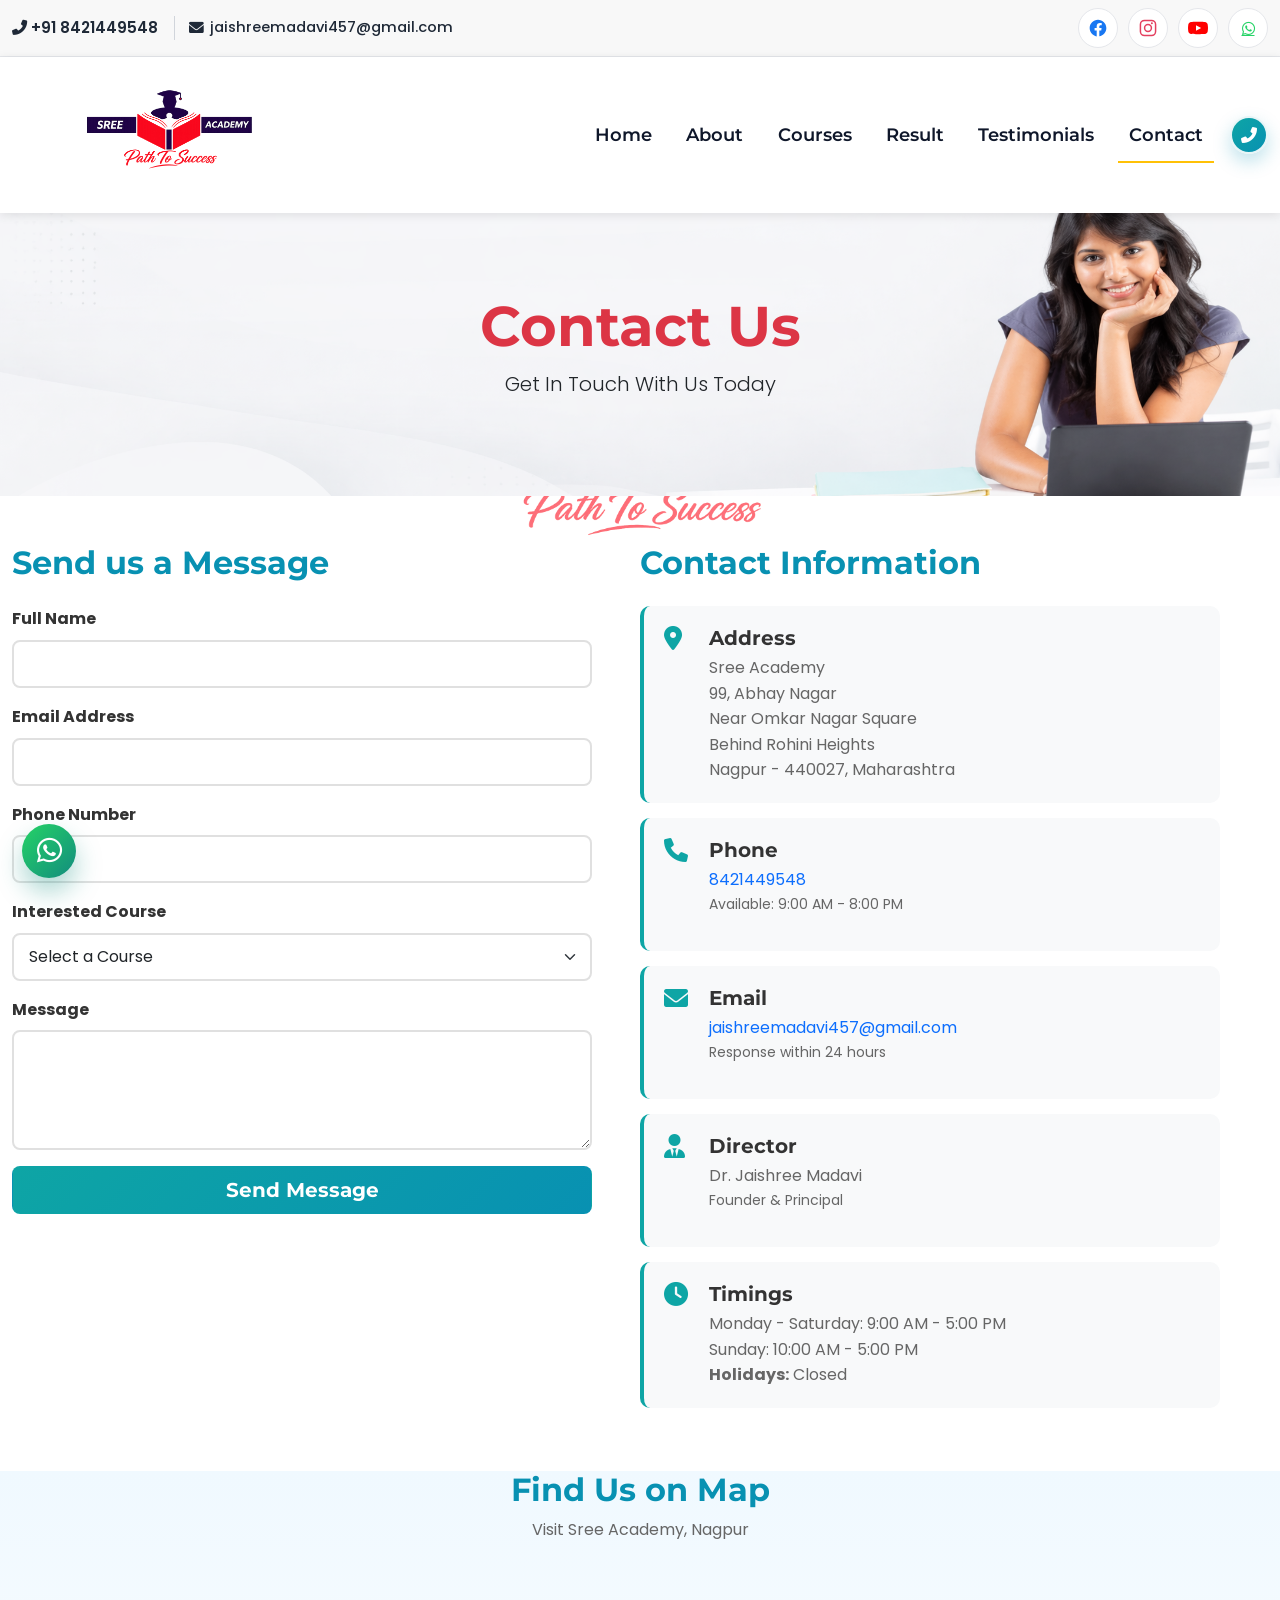
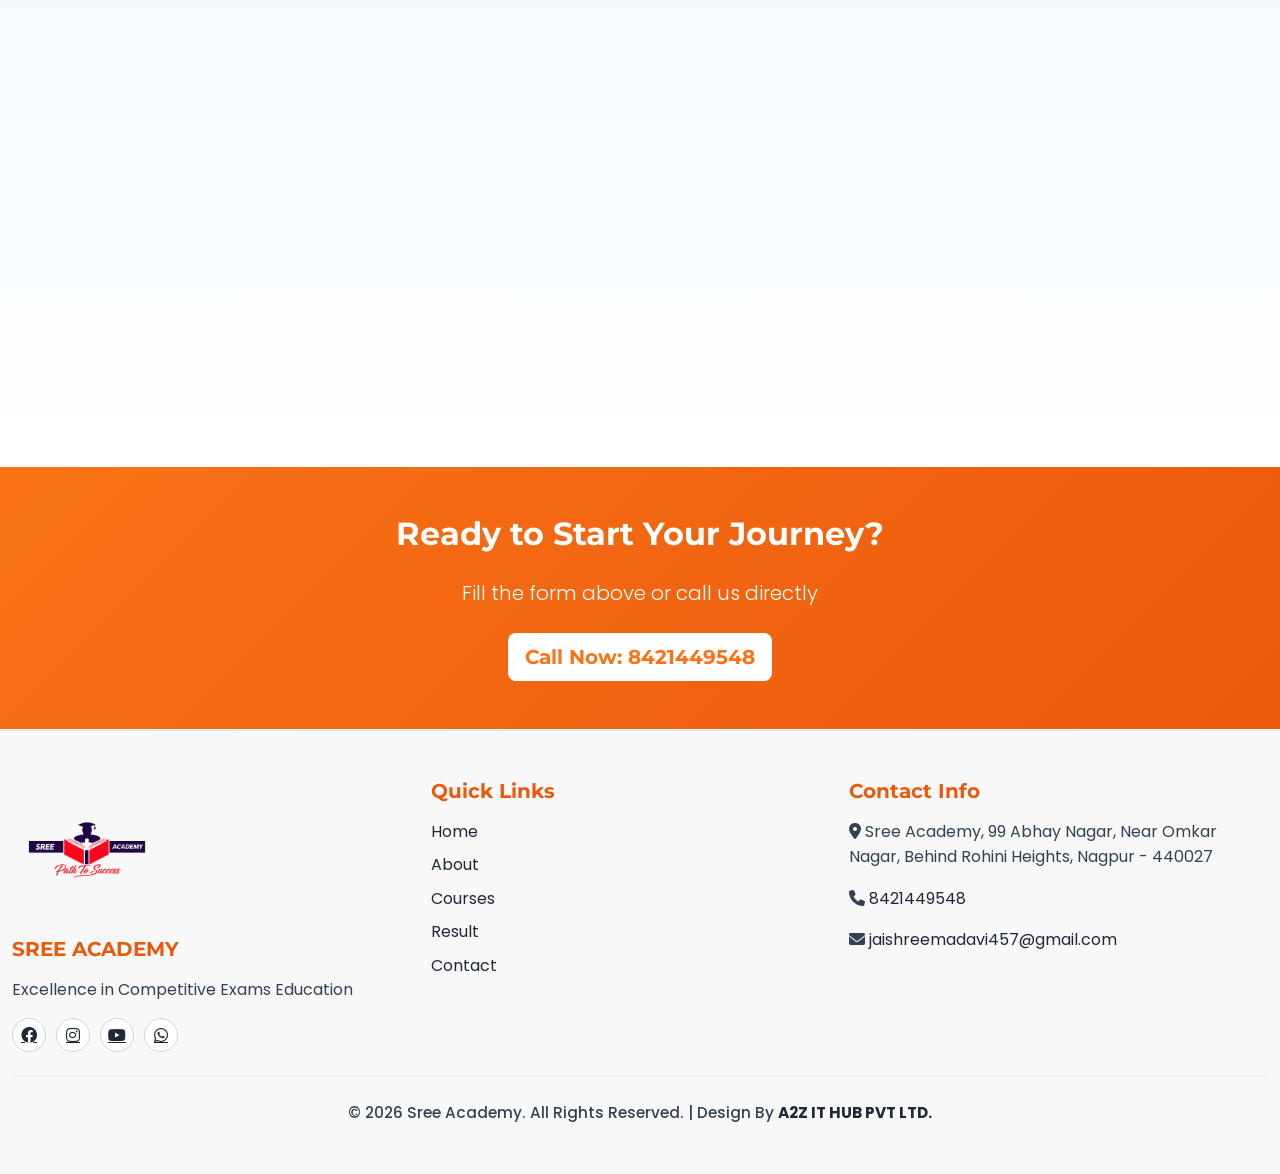
<file: contact.html>
<!DOCTYPE html>
<html lang="en">
<head>
    <meta charset="UTF-8">
    <meta name="viewport" content="width=device-width, initial-scale=1.0">
    <title>Sree Academy - Excellence in Competitive Exams</title>
    <meta name="description" content="Sree Academy Nagpur offers expert coaching for JEE, NEET, NDA, MHT-CET and XI-XII board exams with proven results and experienced faculty.">
    <meta name="keywords" content="Sree Academy, Nagpur coaching classes, JEE coaching, NEET coaching, NDA coaching, MHT-CET coaching, XI XII board coaching, Top Coaching classes, Competetive Exam Classes, Best coaching class in nagpur">
    <meta name="author" content="Sree Academy">
    <meta name="robots" content="index, follow">
    <meta name="theme-color" content="#0891b2">
    <link rel="icon" href="https://sree.academy/images/logo.png" type="image/png">
    <meta property="og:type" content="website">
    <meta property="og:site_name" content="Sree Academy">
    <meta property="og:title" content="Sree Academy - Excellence in Competitive Exams">
    <meta property="og:description" content="Top coaching institute in Nagpur for JEE, NEET, NDA, MHT-CET and board exam preparation.">
    <meta property="og:image" content="https://sree.academy/images/logo.png">
    <meta property="og:url" content="https://sree.academy/">
    <meta name="twitter:card" content="summary_large_image">
    <meta name="twitter:title" content="Sree Academy - Excellence in Competitive Exams">
    <meta name="twitter:description" content="Top coaching institute in Nagpur for JEE, NEET, NDA, MHT-CET and board exam preparation.">
    <meta name="twitter:image" content="https://sree.academy/images/logo.png">
    <link href="https://cdn.jsdelivr.net/npm/bootstrap@5.3.0/dist/css/bootstrap.min.css" rel="stylesheet">
    <link rel="stylesheet" href="https://cdnjs.cloudflare.com/ajax/libs/font-awesome/6.0.0/css/all.min.css">
    <link rel="stylesheet" href="https://cdnjs.cloudflare.com/ajax/libs/animate.css/4.1.1/animate.min.css"/>
    <link rel="stylesheet" href="style.css">
    <link rel="sitemap" type="application/xml" title="Sitemap" href="https://sree.academy/sitemap.xml">
</head>
<body>
    <div class="topbar">
        <div class="container d-flex justify-content-between align-items-center">
            <div class="topbar-contact-group d-flex align-items-center">
                <a href="tel:8421449548" class="topbar-phone"><i class="fas fa-phone-alt"></i> +91 8421449548</a>
                <a href="mailto:jaishreemadavi457@gmail.com" class="topbar-email d-none d-lg-inline-flex align-items-center">
                    <i class="fas fa-envelope"></i> jaishreemadavi457@gmail.com
                </a>
            </div>
            <div class="topbar-social">
                <a href="https://www.facebook.com/people/Sree-Academy/100064267625722/" aria-label="Facebook" target="_blank" rel="noopener">
                    <svg viewBox="0 0 24 24" fill="currentColor" xmlns="http://www.w3.org/2000/svg">
                        <path d="M22 12.07C22 6.48 17.52 2 12 2S2 6.48 2 12.07c0 5.06 3.66 9.25 8.44 10v-7.02H7.9v-2.98h2.54V9.8c0-2.52 1.49-3.91 3.78-3.91 1.1 0 2.24.2 2.24.2v2.47h-1.26c-1.24 0-1.63.77-1.63 1.56v1.87h2.77l-.44 2.98h-2.33V22c4.78-.75 8.44-4.94 8.44-9.93z"/>
                    </svg>
                </a>
                <a href="https://www.instagram.com/sreeacademynagpur?fbclid=IwY2xjawRYBLBleHRuA2FlbQIxMABicmlkETFBY000VGtSdURwZVhnZ011c3J0YwZhcHBfaWQQMjIyMDM5MTc4ODIwMDg5MgABHtf_1U4NNZwCFz04O--H8MwcOaoCJsrpDc30HOuI-zel5xycUgUHH２seK9nU_aem_x3gZC5ZszUU6pcmF7y3v5g" aria-label="Instagram" target="_blank" rel="noopener">
                    <svg viewBox="0 0 24 24" fill="currentColor" xmlns="http://www.w3.org/2000/svg">
                        <path d="M7.75 2h8.5A5.75 5.75 0 0122 7.75v8.5A5.75 5.75 0 0116.25 22h-8.5A5.75 5.75 0 012 16.25v-8.5A5.75 5.75 0 017.75 2zm0 1.8A3.95 3.95 0 003.8 7.75v8.5a3.95 3.95 0 003.95 3.95h8.5a3.95 3.95 0 003.95-3.95v-8.5a3.95 3.95 0 00-3.95-3.95h-8.5zm8.9 1.35a1.2 1.2 0 110 2.4 1.2 1.2 0 010-2.4zM12 7a5 5 0 110 10 5 5 0 010-10zm0 1.8a3.2 3.2 0 100 6.4 3.2 3.2 0 000-6.4z"/>
                    </svg>
                </a>
                <a href="https://www.youtube.com/" aria-label="YouTube" target="_blank" rel="noopener">
                    <svg viewBox="0 0 24 24" fill="currentColor" xmlns="http://www.w3.org/2000/svg">
                        <path d="M23.5 7.1a3 3 0 00-2.1-2.1C19.5 4.5 12 4.5 12 4.5s-7.5 0-9.4.5A3 3 0 00.5 7.1 31.2 31.2 0 000 12a31.2 31.2 0 00.5 4.9 3 3 0 002.1 2.1c1.9.5 9.4.5 9.4.5s7.5 0 9.4-.5a3 3 0 002.1-2.1A31.2 31.2 0 0024 12a31.2 31.2 0 00-.5-4.9zM9.6 15.2V8.8L15.8 12l-6.2 3.2z"/>
                    </svg>
                </a>
                <a href="https://wa.me/918421449548?text=Hello%20Shree%20Academy%2C%20I%20would%20like%20information%20about%20admission." aria-label="WhatsApp" target="_blank" rel="noopener">
                    <i class="fab fa-whatsapp"></i>
                </a>
            </div>
        </div>
    </div>

    <!-- Navigation Bar -->
    <nav class="navbar navbar-expand-lg navbar-light sticky-top" style="background-color: #ffffff;">
        <div class="container">
            <a class="navbar-brand d-flex align-items-center" href="index.html">
                <img src="images/logo.png" alt="Sree Academy Logo" class="me-2 site-logo">
            </a>
            <button class="navbar-toggler" type="button" data-bs-toggle="collapse" data-bs-target="#navbarNav">
                <span class="navbar-toggler-icon"></span>
            </button>
            <div class="collapse navbar-collapse" id="navbarNav">
                <ul class="navbar-nav ms-auto">
                    <li class="nav-item"><a class="nav-link" href="index.html">Home</a></li>
                    <li class="nav-item"><a class="nav-link" href="about.html">About</a></li>
                    <li class="nav-item"><a class="nav-link" href="courses.html">Courses</a></li>
                    <li class="nav-item"><a class="nav-link" href="result.html">Result</a></li>
                    <li class="nav-item"><a class="nav-link" href="results.html">Testimonials</a></li>
                    <li class="nav-item"><a class="nav-link active" href="contact.html">Contact</a></li>
                    <li class="nav-item d-none d-lg-flex nav-call-item"><a class="nav-call-link" href="tel:8421449548" aria-label="Call Sree Academy"><i class="fas fa-phone-alt"></i></a></li>
                </ul>
            </div>
        </div>
    </nav>

    <!-- Page Banner -->
    <section class="page-banner" style="background:  url('images/baneer_image.png') center center / cover no-repeat;">
        <div class="container">
            <h1 class="display-4 fw-bold text-danger">Contact Us</h1>
            <p class="lead text-dark">Get In Touch With Us Today</p>
        </div>
    </section>

    <!-- Contact Content -->
    <section class="py-5">
        <div class="container">
            <div class="row g-5">
                <!-- Contact Form -->
                <div class="col-lg-6">
                    <h2 class="fw-bold mb-4" style="color: #0891b2;">Send us a Message</h2>
                    <form id="contactForm" action="https://formsubmit.co/kurhepatil012@gmail.com" class="contact-form" method="POST">
                        <input type="hidden" name="_captcha" value="false">
                        <div class="mb-3">
                            <label for="name" class="form-label fw-bold">Full Name</label>
                            <input type="text" class="form-control" id="name" name="name" required>
                        </div>
                        <div class="mb-3">
                            <label for="email" class="form-label fw-bold">Email Address</label>
                            <input type="email" class="form-control" id="email" name="email" required>
                        </div>
                        <div class="mb-3">
                            <label for="phone" class="form-label fw-bold">Phone Number</label>
                            <input type="tel" class="form-control" id="phone" name="phone" required>
                        </div>
                        <div class="mb-3">
                            <label for="course" class="form-label fw-bold">Interested Course</label>
                            <select class="form-select" id="course" name="course" required>
                                <option value="">Select a Course</option>
                                <option value="XI-XII">XI & XII Board</option>
                                <option value="JEE">JEE Main & Advanced</option>
                                <option value="NEET">NEET (Medical)</option>
                                <option value="NDA">NDA (Defence)</option>
                                <option value="MHT-CET">MHT-CET</option>
                            </select>
                        </div>
                        <div class="mb-3">
                            <label for="message" class="form-label fw-bold">Message</label>
                            <textarea class="form-control" id="message" name="message" rows="4" required></textarea>
                        </div>
                        <button type="submit" class="btn btn-lg fw-bold text-white w-100" style="background: linear-gradient(135deg, #0ea5a5 0%, #0891b2 100%);">Send Message</button>
                    </form>
                    <div id="formMessage" class="mt-3"></div>
                </div>

                <!-- Contact Information -->
                <div class="col-lg-6">
                    <h2 class="fw-bold mb-4" style="color: #0891b2;">Contact Information</h2>
                    
                    <div class="contact-box">
                        <i class="fas fa-map-marker-alt"></i>
                        <div>
                            <h5 class="fw-bold">Address</h5>
                            <p class="text-muted mb-0">
                                Sree Academy<br>
                                99, Abhay Nagar<br>
                                Near Omkar Nagar Square<br>
                                Behind Rohini Heights<br>
                                Nagpur - 440027, Maharashtra
                            </p>
                        </div>
                    </div>

                    <div class="contact-box">
                        <i class="fas fa-phone"></i>
                        <div>
                            <h5 class="fw-bold">Phone</h5>
                            <p class="text-muted mb-0">
                                <a href="tel:8421449548" class="text-decoration-none">8421449548</a>
                            </p>
                            <p class="text-muted small">Available: 9:00 AM - 8:00 PM</p>
                        </div>
                    </div>

                    <div class="contact-box">
                        <i class="fas fa-envelope"></i>
                        <div>
                            <h5 class="fw-bold">Email</h5>
                            <p class="text-muted mb-0">
                                <a href="mailto:jaishreemadavi457@gmail.com" class="text-decoration-none">jaishreemadavi457@gmail.com</a>
                            </p>
                            <p class="text-muted small">Response within 24 hours</p>
                        </div>
                    </div>

                    <div class="contact-box">
                        <i class="fas fa-user-tie"></i>
                        <div>
                            <h5 class="fw-bold">Director</h5>
                            <p class="text-muted mb-0">Dr. Jaishree Madavi</p>
                            <p class="text-muted small">Founder & Principal</p>
                        </div>
                    </div>

                    <div class="contact-box">
                        <i class="fas fa-clock"></i>
                        <div>
                            <h5 class="fw-bold">Timings</h5>
                            <p class="text-muted mb-0">
                                Monday - Saturday: 9:00 AM - 5:00 PM<br>
                                Sunday: 10:00 AM - 5:00 PM<br>
                                <strong>Holidays:</strong> Closed
                            </p>
                        </div>
                    </div>
                </div>
            </div>
        </div>
    </section>

    <!-- Map Section -->
    <section class="py-5 map-section" style="background: linear-gradient(180deg, #f0f9ff 0%, #ffffff 100%);">
        <div class="container">
            <div class="text-center mb-4">
                <h2 class="fw-bold" style="color: #0891b2;">Find Us on Map</h2>
                <p class="text-muted mb-0">Visit Sree Academy, Nagpur</p>
            </div>
        </div>
        <div class="map-embed-wrap">
            <iframe class="map-frame" src="https://www.google.com/maps/embed?pb=!1m18!1m12!1m3!1d49086.63092327098!2d79.0197943216797!3d21.104233000000004!2m3!1f0!2f0!3f0!3m2!1i1024!2i768!4f13.1!3m3!1m2!1s0x3bd4bfd6ada68cd3%3A0xb97d146ccea8c190!2sSree%20Academy!5e1!3m2!1sen!2suk!4v1777014163989!5m2!1sen!2suk" style="border:0;" allowfullscreen="" loading="lazy" referrerpolicy="no-referrer-when-downgrade"></iframe>
        </div>
    </section>

    <!-- Call to Action -->
    <section class="py-5 text-white" style="background: linear-gradient(135deg, #f97316 0%, #ea580c 100%);">
        <div class="container text-center">
            <h2 class="fw-bold mb-4">Ready to Start Your Journey?</h2>
            <p class="lead mb-4">Fill the form above or call us directly</p>
            <a href="tel:8421449548" class="btn btn-lg fw-bold" style="background-color: white; color: #f97316;">Call Now: 8421449548</a>
        </div>
    </section>

    <!-- Footer -->
    <footer class="site-footer text-white py-5">
        <div class="container">
            <div class="row g-4 align-items-start">
                <div class="col-md-4">
                    <div class="footer-brand d-flex align-items-center mb-3">
                        <img src="images/logo.png" alt="Sree Academy Logo" class="footer-logo me-2">
                        <h5 class="fw-bold mb-0">SREE ACADEMY</h5>
                    </div>
                    <p class="mb-3">Excellence in Competitive Exams Education</p>
                    <div class="social-links">
                        <a href="https://www.facebook.com/people/Sree-Academy/100064267625722/" aria-label="Facebook" target="_blank" rel="noopener"><i class="fab fa-facebook"></i></a>
                        <a href="https://www.instagram.com/sreeacademynagpur?fbclid=IwY2xjawRYBLBleHRuA2FlbQIxMABicmlkETFBY000VGtSdURwZVhnZ011c3J0YwZhcHBfaWQQMjIyMDM5MTc4ODIwMDg5MgABHtf_1U4NNZwCFz04O--H8MwcOaoCJsrpDc30HOuI-zel5xycUgUHH2seK9nU_aem_x3gZC5ZszUU6pcmF7y3v5g" aria-label="Instagram" target="_blank" rel="noopener"><i class="fab fa-instagram"></i></a>
                        <a href="https://www.youtube.com/" aria-label="YouTube" target="_blank" rel="noopener"><i class="fab fa-youtube"></i></a>
                        <a href="https://wa.me/918421449548?text=Hello%20Shree%20Academy%2C%20I%20would%20like%20information%20about%20admission." aria-label="WhatsApp" target="_blank" rel="noopener"><i class="fab fa-whatsapp"></i></a>
                    </div>
                </div>
                <div class="col-md-4">
                    <h5 class="fw-bold mb-3 footer-title">Quick Links</h5>
                    <ul class="list-unstyled">
                        <li><a href="index.html" class="text-decoration-none text-light">Home</a></li>
                        <li><a href="about.html" class="text-decoration-none text-light">About</a></li>
                        <li><a href="courses.html" class="text-decoration-none text-light">Courses</a></li>
                        <li><a href="result.html" class="text-decoration-none text-light">Result</a></li>
                        <li><a href="contact.html" class="text-decoration-none text-light">Contact</a></li>
                    </ul>
                </div>
               <div class="col-md-4">
                    <h5 class="fw-bold mb-3 footer-title">Contact Info</h5>
                    <p><i class="fas fa-map-marker-alt"></i> Sree Academy, 99 Abhay Nagar, Near Omkar Nagar, Behind Rohini Heights, Nagpur - 440027</p>
                    <p><i class="fas fa-phone"></i> <a href="tel:8421449548" class="text-light text-decoration-none">8421449548</a></p>
                    <p><i class="fas fa-envelope"></i> <a href="mailto:jaishreemadavi457@gmail.com" class="text-light text-decoration-none">jaishreemadavi457@gmail.com</a></p>
                </div>
            </div>
            <hr class="my-4">
            <div class="text-center">
                <p class="footer-copy">&copy; 2026 Sree Academy. All Rights Reserved. | Design By <a href="https://a2zithub.org/" target="_blank" rel="noopener">A2Z IT HUB PVT LTD.</a></p>
            </div>
        </div>
    </footer>

    <script src="https://cdn.jsdelivr.net/npm/bootstrap@5.3.0/dist/js/bootstrap.bundle.min.js"></script>
    <script src="script.js"></script>
</body>
</html>
</file>
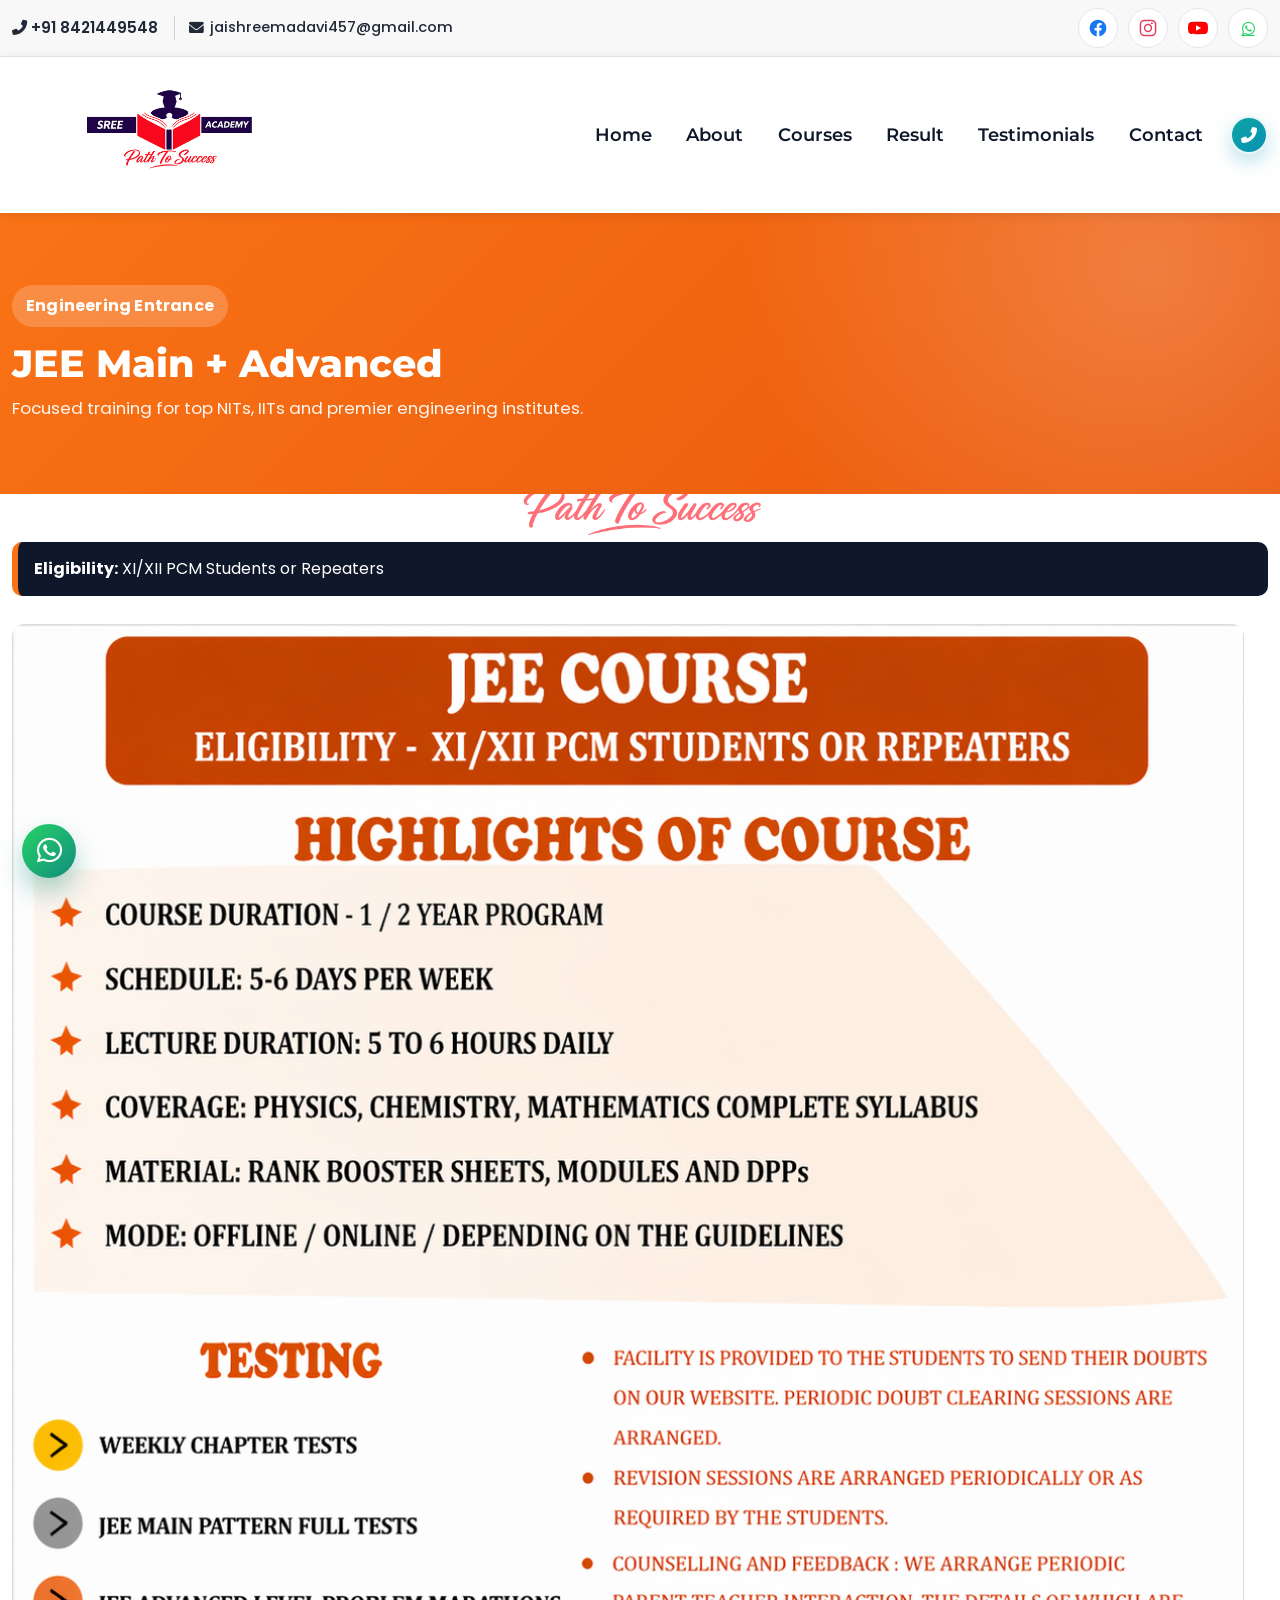
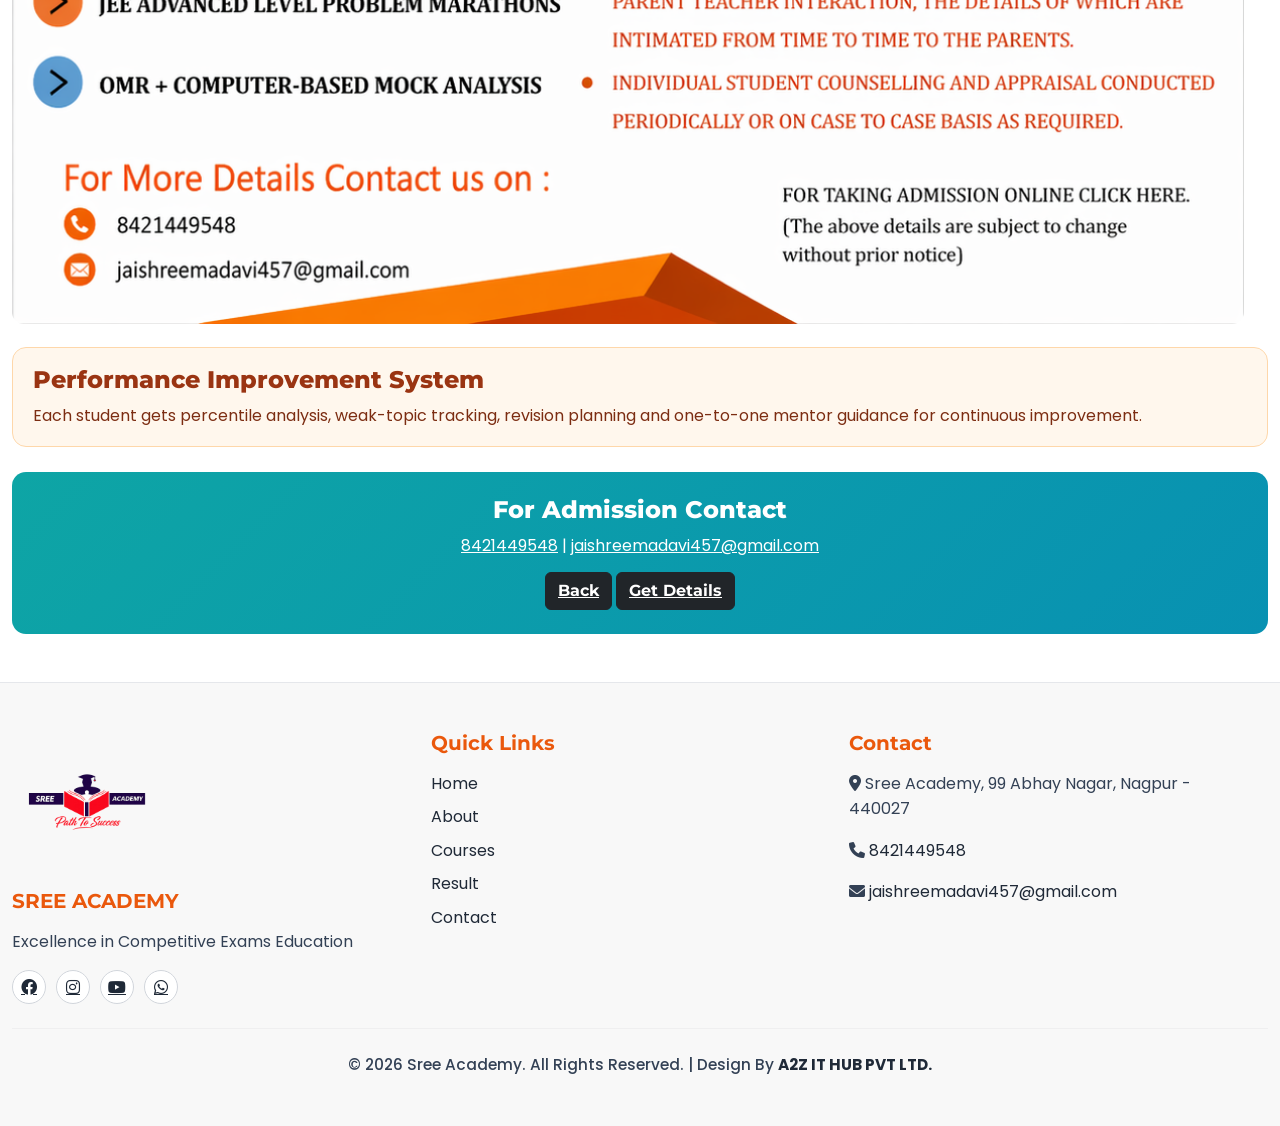
<file: course-jee.html>
<!DOCTYPE html>
<html lang="en">
<head>
    <meta charset="UTF-8">
    <meta name="viewport" content="width=device-width, initial-scale=1.0">
    <title>Sree Academy - Excellence in Competitive Exams</title>
    <meta name="description" content="Sree Academy Nagpur offers expert coaching for JEE, NEET, NDA, MHT-CET and XI-XII board exams with proven results and experienced faculty.">
    <meta name="keywords" content="Sree Academy, Nagpur coaching classes, JEE coaching, NEET coaching, NDA coaching, MHT-CET coaching, XI XII board coaching, Top Coaching classes, Competetive Exam Classes, Best coaching class in nagpur">
    <meta name="author" content="Sree Academy">
    <meta name="robots" content="index, follow">
    <meta name="theme-color" content="#0891b2">
    <link rel="icon" href="https://sree.academy/images/logo.png" type="image/png">
    <meta property="og:type" content="website">
    <meta property="og:site_name" content="Sree Academy">
    <meta property="og:title" content="Sree Academy - Excellence in Competitive Exams">
    <meta property="og:description" content="Top coaching institute in Nagpur for JEE, NEET, NDA, MHT-CET and board exam preparation.">
    <meta property="og:image" content="https://sree.academy/images/logo.png">
    <meta property="og:url" content="https://sree.academy/">
    <meta name="twitter:card" content="summary_large_image">
    <meta name="twitter:title" content="Sree Academy - Excellence in Competitive Exams">
    <meta name="twitter:description" content="Top coaching institute in Nagpur for JEE, NEET, NDA, MHT-CET and board exam preparation.">
    <meta name="twitter:image" content="https://sree.academy/images/logo.png">
    <link href="https://cdn.jsdelivr.net/npm/bootstrap@5.3.0/dist/css/bootstrap.min.css" rel="stylesheet">
    <link rel="stylesheet" href="https://cdnjs.cloudflare.com/ajax/libs/font-awesome/6.0.0/css/all.min.css">
    <link rel="stylesheet" href="https://cdnjs.cloudflare.com/ajax/libs/animate.css/4.1.1/animate.min.css"/>
    <link rel="stylesheet" href="style.css">
    <link rel="sitemap" type="application/xml" title="Sitemap" href="https://sree.academy/sitemap.xml">
</head>
<body>
    <div class="topbar">
        <div class="container d-flex justify-content-between align-items-center">
            <div class="topbar-contact-group d-flex align-items-center">
                <a href="tel:8421449548" class="topbar-phone">
                    <i class="fas fa-phone-alt"></i> +91 8421449548
                </a>
                <a href="mailto:jaishreemadavi457@gmail.com" class="topbar-email d-none d-lg-inline-flex align-items-center">
                    <i class="fas fa-envelope"></i> jaishreemadavi457@gmail.com
                </a>
            </div>
            <div class="topbar-social">
                <a href="https://www.facebook.com/people/Sree-Academy/100064267625722/" aria-label="Facebook" target="_blank" rel="noopener">
                    <svg viewBox="0 0 24 24" fill="currentColor" xmlns="http://www.w3.org/2000/svg">
                        <path d="M22 12.07C22 6.48 17.52 2 12 2S2 6.48 2 12.07c0 5.06 3.66 9.25 8.44 10v-7.02H7.9v-2.98h2.54V9.8c0-2.52 1.49-3.91 3.78-3.91 1.1 0 2.24.2 2.24.2v2.47h-1.26c-1.24 0-1.63.77-1.63 1.56v1.87h2.77l-.44 2.98h-2.33V22c4.78-.75 8.44-4.94 8.44-9.93z"/>
                    </svg>
                </a>
                <a href="https://www.instagram.com/sreeacademynagpur?fbclid=IwY2xjawRYBLBleHRuA2FlbQIxMABicmlkETFBY000VGtSdURwZVhnZ011c3J0YwZhcHBfaWQQMjIyMDM5MTc4ODIwMDg5MgABHtf_1U4NNZwCFz04O--H8MwcOaoCJsrpDc30HOuI-zel5xycUgUHH２seK9nU_aem_x3gZC5ZszUU6pcmF7y3v5g" aria-label="Instagram" target="_blank" rel="noopener">
                    <svg viewBox="0 0 24 24" fill="currentColor" xmlns="http://www.w3.org/2000/svg">
                        <path d="M7.75 2h8.5A5.75 5.75 0 0122 7.75v8.5A5.75 5.75 0 0116.25 22h-8.5A5.75 5.75 0 012 16.25v-8.5A5.75 5.75 0 017.75 2zm0 1.8A3.95 3.95 0 003.8 7.75v8.5a3.95 3.95 0 003.95 3.95h8.5a3.95 3.95 0 003.95-3.95v-8.5a3.95 3.95 0 00-3.95-3.95h-8.5zm8.9 1.35a1.2 1.2 0 110 2.4 1.2 1.2 0 010-2.4zM12 7a5 5 0 110 10 5 5 0 010-10zm0 1.8a3.2 3.2 0 100 6.4 3.2 3.2 0 000-6.4z"/>
                    </svg>
                </a>
                <a href="https://www.youtube.com/" aria-label="YouTube" target="_blank" rel="noopener">
                    <svg viewBox="0 0 24 24" fill="currentColor" xmlns="http://www.w3.org/2000/svg">
                        <path d="M23.5 7.1a3 3 0 00-2.1-2.1C19.5 4.5 12 4.5 12 4.5s-7.5 0-9.4.5A3 3 0 00.5 7.1 31.2 31.2 0 000 12a31.2 31.2 0 00.5 4.9 3 3 0 002.1 2.1c1.9.5 9.4.5 9.4.5s7.5 0 9.4-.5a3 3 0 002.1-2.1A31.2 31.2 0 0024 12a31.2 31.2 0 00-.5-4.9zM9.6 15.2V8.8L15.8 12l-6.2 3.2z"/>
                    </svg>
                </a>
                <a href="https://wa.me/918421449548?text=Hello%20Shree%20Academy%2C%20I%20would%20like%20information%20about%20admission." aria-label="WhatsApp" target="_blank" rel="noopener">
                    <i class="fab fa-whatsapp"></i>
                </a>
            </div>
        </div>
    </div>

    <!-- Navigation Bar -->
    <nav class="navbar navbar-expand-lg navbar-light sticky-top" style="background-color: #ffffff;">
        <div class="container">
            <a class="navbar-brand d-flex align-items-center" href="index.html">
                <img src="images/logo.png" alt="Sree Academy Logo" class="me-2 site-logo">
            </a>
            <button class="navbar-toggler" type="button" data-bs-toggle="collapse" data-bs-target="#navbarNav">
                <span class="navbar-toggler-icon"></span>
            </button>
            <div class="collapse navbar-collapse" id="navbarNav">
                <ul class="navbar-nav ms-auto">
                    <li class="nav-item"><a class="nav-link" href="index.html">Home</a></li>
                    <li class="nav-item"><a class="nav-link " href="about.html">About</a></li>
                    <li class="nav-item"><a class="nav-link active" href="courses.html">Courses</a></li>
                    <li class="nav-item"><a class="nav-link" href="result.html">Result</a></li>
                    <li class="nav-item"><a class="nav-link" href="results.html">Testimonials</a></li>
                    <li class="nav-item"><a class="nav-link" href="contact.html">Contact</a></li>
                    <li class="nav-item d-none d-lg-flex nav-call-item"><a class="nav-call-link" href="tel:8421449548" aria-label="Call Sree Academy"><i class="fas fa-phone-alt"></i></a></li>
                </ul>
            </div>
        </div>
    </nav>
    <section class="course-detail-hero theme-orange">
        <div class="container">
            <span class="course-badge">Engineering Entrance</span>
            <h1>JEE Main + Advanced</h1>
            <p>Focused training for top NITs, IITs and premier engineering institutes.</p>
        </div>
    </section>

    <section class="py-5">
        <div class="container">
            <div class="eligibility-bar"><strong>Eligibility:</strong> XI/XII PCM Students or Repeaters</div>
            <div class="row g-4 mt-1">
                <div class="col-12">
    <div class="course-banner">
        <img src="images/JEE.png" alt="Course Banner" class="img-fluid">
    </div>
</div>
            </div>

            <div class="detail-support mt-4">
                <h4>Performance Improvement System</h4>
                <p>Each student gets percentile analysis, weak-topic tracking, revision planning and one-to-one mentor guidance for continuous improvement.</p>
            </div>

            <div class="admission-box mt-4">
                <h4>For Admission Contact</h4>
                <p><a href="tel:8421449548">8421449548</a> | <a href="mailto:jaishreemadavi457@gmail.com">jaishreemadavi457@gmail.com</a></p>
                <a class="btn btn-dark fw-bold" href="courses.html">Back</a>
                <a class="btn btn-dark fw-bold" href="contact.html">Get Details</a>
            </div>
        </div>
    </section>

    <footer class="site-footer text-white py-5">
        <div class="container">
            <div class="row g-4 align-items-start">
                <div class="col-md-4">
                    <div class="footer-brand d-flex align-items-center mb-3">
                        <img src="images/logo.png" alt="Sree Academy Logo" class="footer-logo me-2">
                        <h5 class="fw-bold mb-0">SREE ACADEMY</h5>
                    </div>
                    <p class="mb-3">Excellence in Competitive Exams Education</p>
                    <div class="social-links">
                        <a href="https://www.facebook.com/people/Sree-Academy/100064267625722/" aria-label="Facebook" target="_blank" rel="noopener"><i class="fab fa-facebook"></i></a>
                        <a href="https://www.instagram.com/sreeacademynagpur?fbclid=IwY2xjawRYBLBleHRuA2FlbQIxMABicmlkETFBY000VGtSdURwZVhnZ011c3J0YwZhcHBfaWQQMjIyMDM5MTc4ODIwMDg5MgABHtf_1U4NNZwCFz04O--H8MwcOaoCJsrpDc30HOuI-zel5xycUgUHH２seK9nU_aem_x3gZC5ZszUU6pcmF7y3v5g" aria-label="Instagram" target="_blank" rel="noopener"><i class="fab fa-instagram"></i></a>
                        <a href="https://www.youtube.com/" aria-label="YouTube" target="_blank" rel="noopener"><i class="fab fa-youtube"></i></a>
                        <a href="https://wa.me/918421449548?text=Hello%20Shree%20Academy%2C%20I%20would%20like%20information%20about%20admission." aria-label="WhatsApp" target="_blank" rel="noopener"><i class="fab fa-whatsapp"></i></a>
                    </div>
                </div>
                <div class="col-md-4">
                    <h5 class="fw-bold mb-3 footer-title">Quick Links</h5>
                    <ul class="list-unstyled">
                        <li><a href="index.html" class="text-decoration-none text-light">Home</a></li>
                        <li><a href="about.html" class="text-decoration-none text-light">About</a></li>
                        <li><a href="courses.html" class="text-decoration-none text-light">Courses</a></li>
                        <li><a href="result.html" class="text-decoration-none text-light">Result</a></li>
                        <li><a href="contact.html" class="text-decoration-none text-light">Contact</a></li>
                    </ul>
                </div>
                <div class="col-md-4">
                    <h5 class="fw-bold mb-3 footer-title">Contact</h5>
                    <p><i class="fas fa-map-marker-alt"></i> Sree Academy, 99 Abhay Nagar, Nagpur - 440027</p>
                    <p><i class="fas fa-phone"></i> <a href="tel:8421449548" class="text-light text-decoration-none">8421449548</a></p>
                    <p><i class="fas fa-envelope"></i> <a href="mailto:jaishreemadavi457@gmail.com" class="text-light text-decoration-none">jaishreemadavi457@gmail.com</a></p>
                </div>
            </div>
            <hr class="my-4">
            <div class="text-center">
                <p class="footer-copy">&copy; 2026 Sree Academy. All Rights Reserved. | Design By <a href="https://a2zithub.org/" target="_blank" rel="noopener">A2Z IT HUB PVT LTD.</a></p>
            </div>
        </div>
    </footer>

    <script src="https://cdn.jsdelivr.net/npm/bootstrap@5.3.0/dist/js/bootstrap.bundle.min.js"></script>
    <script src="script.js"></script>
</body>
</html>
</file>
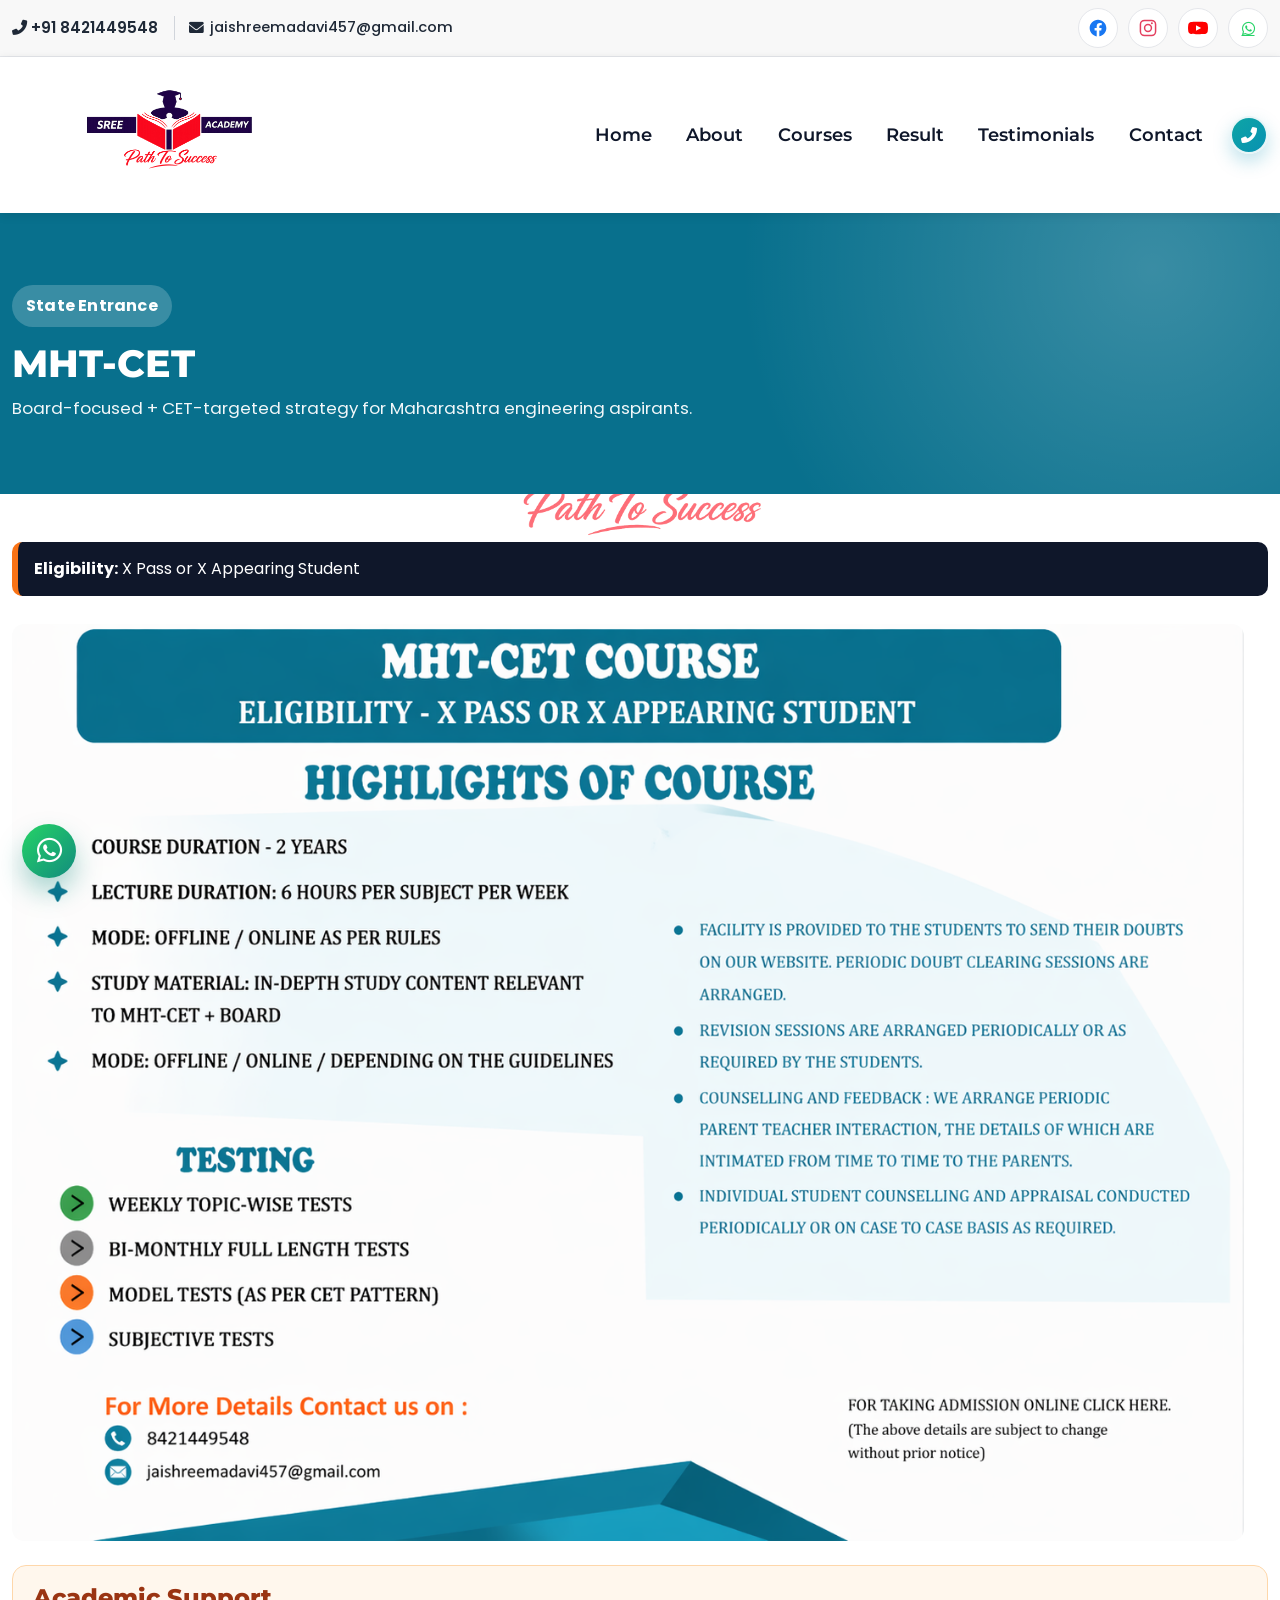
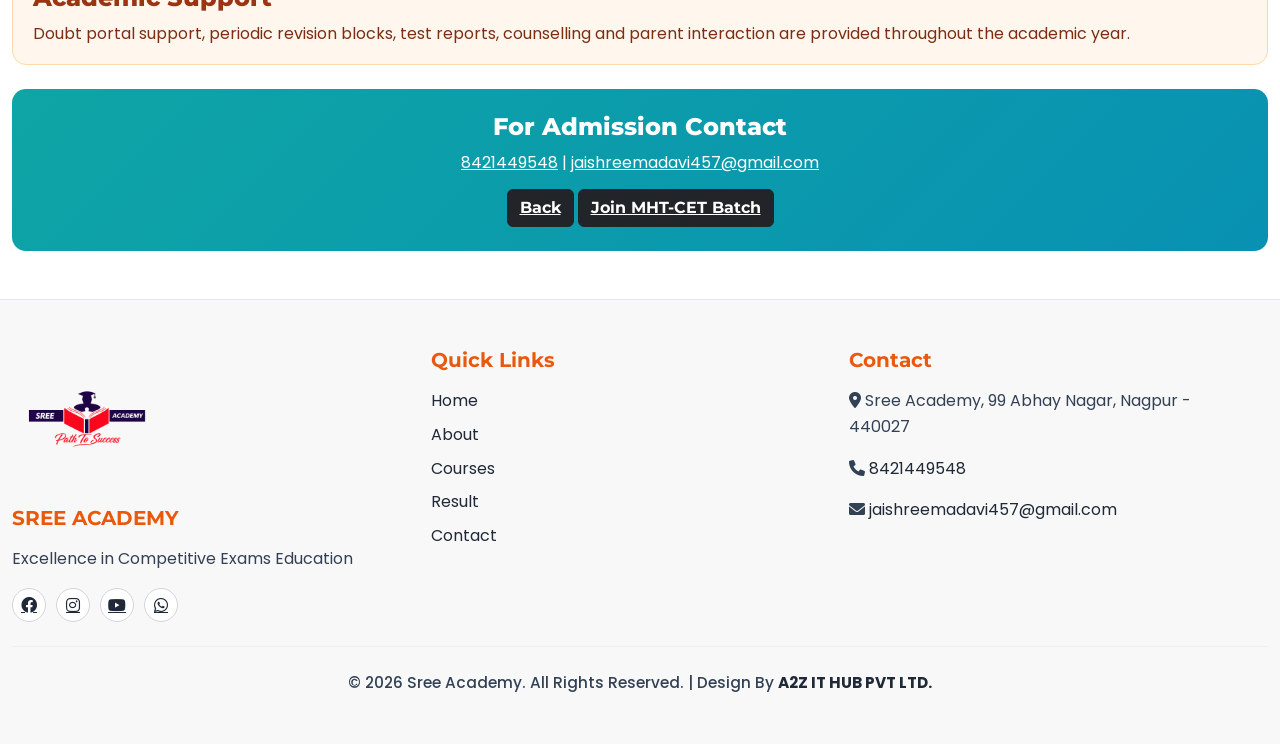
<file: course-mht-cet.html>
<!DOCTYPE html>
<html lang="en">
<head>
    <meta charset="UTF-8">
    <meta name="viewport" content="width=device-width, initial-scale=1.0">
    <title>Sree Academy - Excellence in Competitive Exams</title>
    <meta name="description" content="Sree Academy Nagpur offers expert coaching for JEE, NEET, NDA, MHT-CET and XI-XII board exams with proven results and experienced faculty.">
    <meta name="keywords" content="Sree Academy, Nagpur coaching classes, JEE coaching, NEET coaching, NDA coaching, MHT-CET coaching, XI XII board coaching, Top Coaching classes, Competetive Exam Classes, Best coaching class in nagpur">
    <meta name="author" content="Sree Academy">
    <meta name="robots" content="index, follow">
    <meta name="theme-color" content="#0891b2">
    <link rel="icon" href="https://sree.academy/images/logo.png" type="image/png">
    <meta property="og:type" content="website">
    <meta property="og:site_name" content="Sree Academy">
    <meta property="og:title" content="Sree Academy - Excellence in Competitive Exams">
    <meta property="og:description" content="Top coaching institute in Nagpur for JEE, NEET, NDA, MHT-CET and board exam preparation.">
    <meta property="og:image" content="https://sree.academy/images/logo.png">
    <meta property="og:url" content="https://sree.academy/">
    <meta name="twitter:card" content="summary_large_image">
    <meta name="twitter:title" content="Sree Academy - Excellence in Competitive Exams">
    <meta name="twitter:description" content="Top coaching institute in Nagpur for JEE, NEET, NDA, MHT-CET and board exam preparation.">
    <meta name="twitter:image" content="https://sree.academy/images/logo.png">
    <link href="https://cdn.jsdelivr.net/npm/bootstrap@5.3.0/dist/css/bootstrap.min.css" rel="stylesheet">
    <link rel="stylesheet" href="https://cdnjs.cloudflare.com/ajax/libs/font-awesome/6.0.0/css/all.min.css">
    <link rel="stylesheet" href="https://cdnjs.cloudflare.com/ajax/libs/animate.css/4.1.1/animate.min.css"/>
    <link rel="stylesheet" href="style.css">
    <link rel="sitemap" type="application/xml" title="Sitemap" href="https://sree.academy/sitemap.xml">
</head>
<body>
    <div class="topbar">
        <div class="container d-flex justify-content-between align-items-center">
            <div class="topbar-contact-group d-flex align-items-center">
                <a href="tel:8421449548" class="topbar-phone">
                    <i class="fas fa-phone-alt"></i> +91 8421449548
                </a>
                <a href="mailto:jaishreemadavi457@gmail.com" class="topbar-email d-none d-lg-inline-flex align-items-center">
                    <i class="fas fa-envelope"></i> jaishreemadavi457@gmail.com
                </a>
            </div>
            <div class="topbar-social">
                <a href="https://www.facebook.com/people/Sree-Academy/100064267625722/" aria-label="Facebook" target="_blank" rel="noopener">
                    <svg viewBox="0 0 24 24" fill="currentColor" xmlns="http://www.w3.org/2000/svg">
                        <path d="M22 12.07C22 6.48 17.52 2 12 2S2 6.48 2 12.07c0 5.06 3.66 9.25 8.44 10v-7.02H7.9v-2.98h2.54V9.8c0-2.52 1.49-3.91 3.78-3.91 1.1 0 2.24.2 2.24.2v2.47h-1.26c-1.24 0-1.63.77-1.63 1.56v1.87h2.77l-.44 2.98h-2.33V22c4.78-.75 8.44-4.94 8.44-9.93z"/>
                    </svg>
                </a>
                <a href="https://www.instagram.com/sreeacademynagpur?fbclid=IwY2xjawRYBLBleHRuA2FlbQIxMABicmlkETFBY000VGtSdURwZVhnZ011c3J0YwZhcHBfaWQQMjIyMDM5MTc4ODIwMDg5MgABHtf_1U4NNZwCFz04O--H8MwcOaoCJsrpDc30HOuI-zel5xycUgUHH２seK9nU_aem_x3gZC5ZszUU6pcmF7y3v5g" aria-label="Instagram" target="_blank" rel="noopener">
                    <svg viewBox="0 0 24 24" fill="currentColor" xmlns="http://www.w3.org/2000/svg">
                        <path d="M7.75 2h8.5A5.75 5.75 0 0122 7.75v8.5A5.75 5.75 0 0116.25 22h-8.5A5.75 5.75 0 012 16.25v-8.5A5.75 5.75 0 017.75 2zm0 1.8A3.95 3.95 0 003.8 7.75v8.5a3.95 3.95 0 003.95 3.95h8.5a3.95 3.95 0 003.95-3.95v-8.5a3.95 3.95 0 00-3.95-3.95h-8.5zm8.9 1.35a1.2 1.2 0 110 2.4 1.2 1.2 0 010-2.4zM12 7a5 5 0 110 10 5 5 0 010-10zm0 1.8a3.2 3.2 0 100 6.4 3.2 3.2 0 000-6.4z"/>
                    </svg>
                </a>
                <a href="https://www.youtube.com/" aria-label="YouTube" target="_blank" rel="noopener">
                    <svg viewBox="0 0 24 24" fill="currentColor" xmlns="http://www.w3.org/2000/svg">
                        <path d="M23.5 7.1a3 3 0 00-2.1-2.1C19.5 4.5 12 4.5 12 4.5s-7.5 0-9.4.5A3 3 0 00.5 7.1 31.2 31.2 0 000 12a31.2 31.2 0 00.5 4.9 3 3 0 002.1 2.1c1.9.5 9.4.5 9.4.5s7.5 0 9.4-.5a3 3 0 002.1-2.1A31.2 31.2 0 0024 12a31.2 31.2 0 00-.5-4.9zM9.6 15.2V8.8L15.8 12l-6.2 3.2z"/>
                    </svg>
                </a>
                <a href="https://wa.me/918421449548?text=Hello%20Shree%20Academy%2C%20I%20would%20like%20information%20about%20admission." aria-label="WhatsApp" target="_blank" rel="noopener">
                    <i class="fab fa-whatsapp"></i>
                </a>
            </div>
        </div>
    </div>

    <!-- Navigation Bar -->
    <nav class="navbar navbar-expand-lg navbar-light sticky-top" style="background-color: #ffffff;">
        <div class="container">
            <a class="navbar-brand d-flex align-items-center" href="index.html">
                <img src="images/logo.png" alt="Sree Academy Logo" class="me-2 site-logo">
            </a>
            <button class="navbar-toggler" type="button" data-bs-toggle="collapse" data-bs-target="#navbarNav">
                <span class="navbar-toggler-icon"></span>
            </button>
            <div class="collapse navbar-collapse" id="navbarNav">
                <ul class="navbar-nav ms-auto">
                    <li class="nav-item"><a class="nav-link" href="index.html">Home</a></li>
                    <li class="nav-item"><a class="nav-link" href="about.html">About</a></li>
                    <li class="nav-item"><a class="nav-link active" href="courses.html">Courses</a></li>
                    <li class="nav-item"><a class="nav-link" href="result.html">Result</a></li>
                    <li class="nav-item"><a class="nav-link" href="results.html">Testimonials</a></li>
                    <li class="nav-item"><a class="nav-link" href="contact.html">Contact</a></li>
                    <li class="nav-item d-none d-lg-flex nav-call-item"><a class="nav-call-link" href="tel:8421449548" aria-label="Call Sree Academy"><i class="fas fa-phone-alt"></i></a></li>
                </ul>
            </div>
        </div>
    </nav>

    <section class="course-detail-hero theme-gold">
        <div class="container">
            <span class="course-badge">State Entrance</span>
            <h1>MHT-CET</h1>
            <p>Board-focused + CET-targeted strategy for Maharashtra engineering aspirants.</p>
        </div>
    </section>

    <section class="py-5">
        <div class="container">
            <div class="eligibility-bar"><strong>Eligibility:</strong> X Pass or X Appearing Student</div>
            <div class="row g-4 mt-1">
                <div class="col-12">
    <div class="course-banner">
        <img src="images/MHT-CET.png" alt="Course Banner" class="img-fluid">
    </div>
</div>
            </div>

            <div class="detail-support mt-4">
                <h4>Academic Support</h4>
                <p>Doubt portal support, periodic revision blocks, test reports, counselling and parent interaction are provided throughout the academic year.</p>
            </div>

            <div class="admission-box mt-4">
                <h4>For Admission Contact</h4>
                <p><a href="tel:8421449548">8421449548</a> | <a href="mailto:jaishreemadavi457@gmail.com">jaishreemadavi457@gmail.com</a></p>
                <a class="btn btn-dark fw-bold" href="courses.html">Back</a>
                <a class="btn btn-dark fw-bold" href="contact.html">Join MHT-CET Batch</a>
            </div>
        </div>
    </section>

    <footer class="site-footer text-white py-5">
        <div class="container">
            <div class="row g-4 align-items-start">
                <div class="col-md-4">
                    <div class="footer-brand d-flex align-items-center mb-3">
                        <img src="images/logo.png" alt="Sree Academy Logo" class="footer-logo me-2">
                        <h5 class="fw-bold mb-0">SREE ACADEMY</h5>
                    </div>
                    <p class="mb-3">Excellence in Competitive Exams Education</p>
                    <div class="social-links">
                        <a href="https://www.facebook.com/people/Sree-Academy/100064267625722/" aria-label="Facebook" target="_blank" rel="noopener"><i class="fab fa-facebook"></i></a>
                        <a href="https://www.instagram.com/sreeacademynagpur?fbclid=IwY2xjawRYBLBleHRuA2FlbQIxMABicmlkETFBY000VGtSdURwZVhnZ011c3J0YwZhcHBfaWQQMjIyMDM5MTc4ODIwMDg5MgABHtf_1U4NNZwCFz04O--H8MwcOaoCJsrpDc30HOuI-zel5xycUgUHH２seK9nU_aem_x3gZC5ZszUU6pcmF7y3v5g" aria-label="Instagram" target="_blank" rel="noopener"><i class="fab fa-instagram"></i></a>
                        <a href="https://www.youtube.com/" aria-label="YouTube" target="_blank" rel="noopener"><i class="fab fa-youtube"></i></a>
                        <a href="https://wa.me/918421449548?text=Hello%20Shree%20Academy%2C%20I%20would%20like%20information%20about%20admission." aria-label="WhatsApp" target="_blank" rel="noopener"><i class="fab fa-whatsapp"></i></a>
                    </div>
                </div>
                <div class="col-md-4">
                    <h5 class="fw-bold mb-3 footer-title">Quick Links</h5>
                    <ul class="list-unstyled">
                        <li><a href="index.html" class="text-decoration-none text-light">Home</a></li>
                        <li><a href="about.html" class="text-decoration-none text-light">About</a></li>
                        <li><a href="courses.html" class="text-decoration-none text-light">Courses</a></li>
                        <li><a href="result.html" class="text-decoration-none text-light">Result</a></li>
                        <li><a href="contact.html" class="text-decoration-none text-light">Contact</a></li>
                    </ul>
                </div>
                <div class="col-md-4">
                    <h5 class="fw-bold mb-3 footer-title">Contact</h5>
                    <p><i class="fas fa-map-marker-alt"></i> Sree Academy, 99 Abhay Nagar, Nagpur - 440027</p>
                    <p><i class="fas fa-phone"></i> <a href="tel:8421449548" class="text-light text-decoration-none">8421449548</a></p>
                    <p><i class="fas fa-envelope"></i> <a href="mailto:jaishreemadavi457@gmail.com" class="text-light text-decoration-none">jaishreemadavi457@gmail.com</a></p>
                </div>
            </div>
            <hr class="my-4">
            <div class="text-center">
                <p class="footer-copy">&copy; 2026 Sree Academy. All Rights Reserved. | Design By <a href="https://a2zithub.org/" target="_blank" rel="noopener">A2Z IT HUB PVT LTD.</a></p>
            </div>
        </div>
    </footer>

    <script src="https://cdn.jsdelivr.net/npm/bootstrap@5.3.0/dist/js/bootstrap.bundle.min.js"></script>
    <script src="script.js"></script>
</body>
</html>
</file>
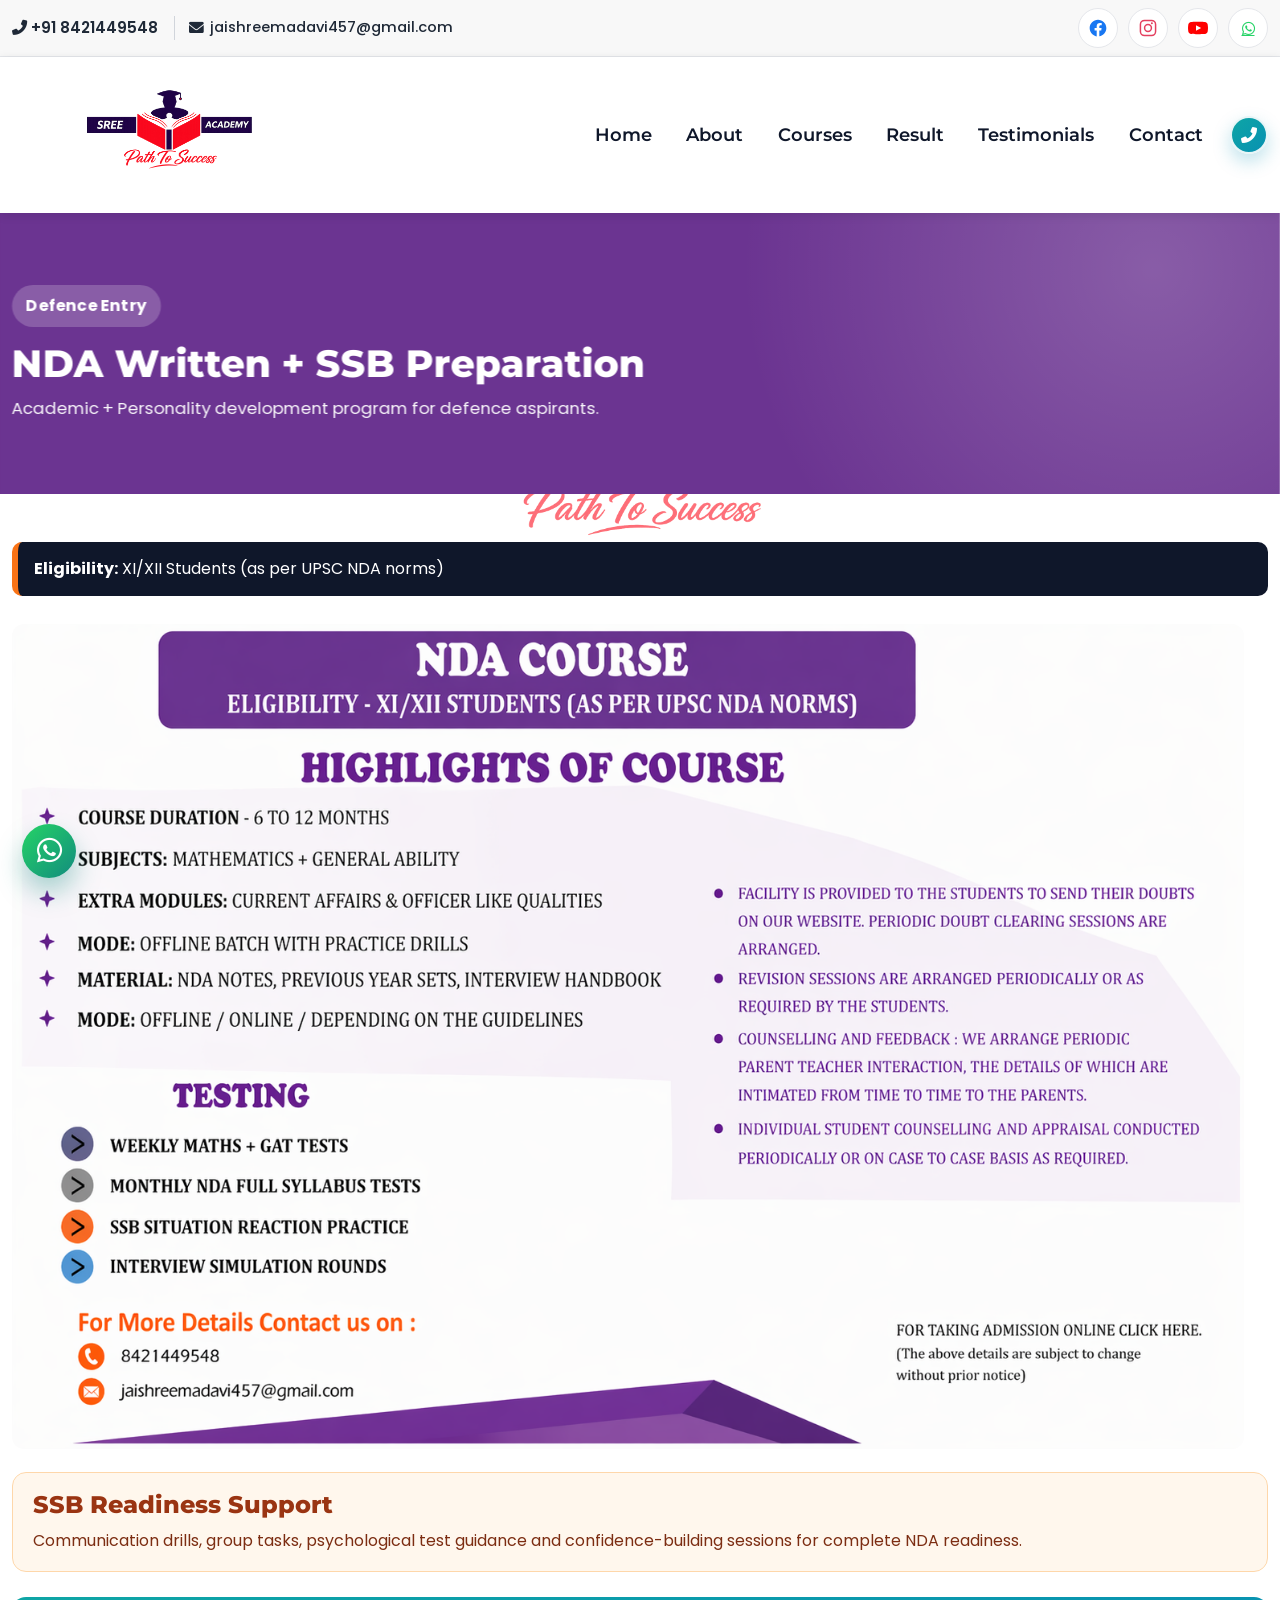
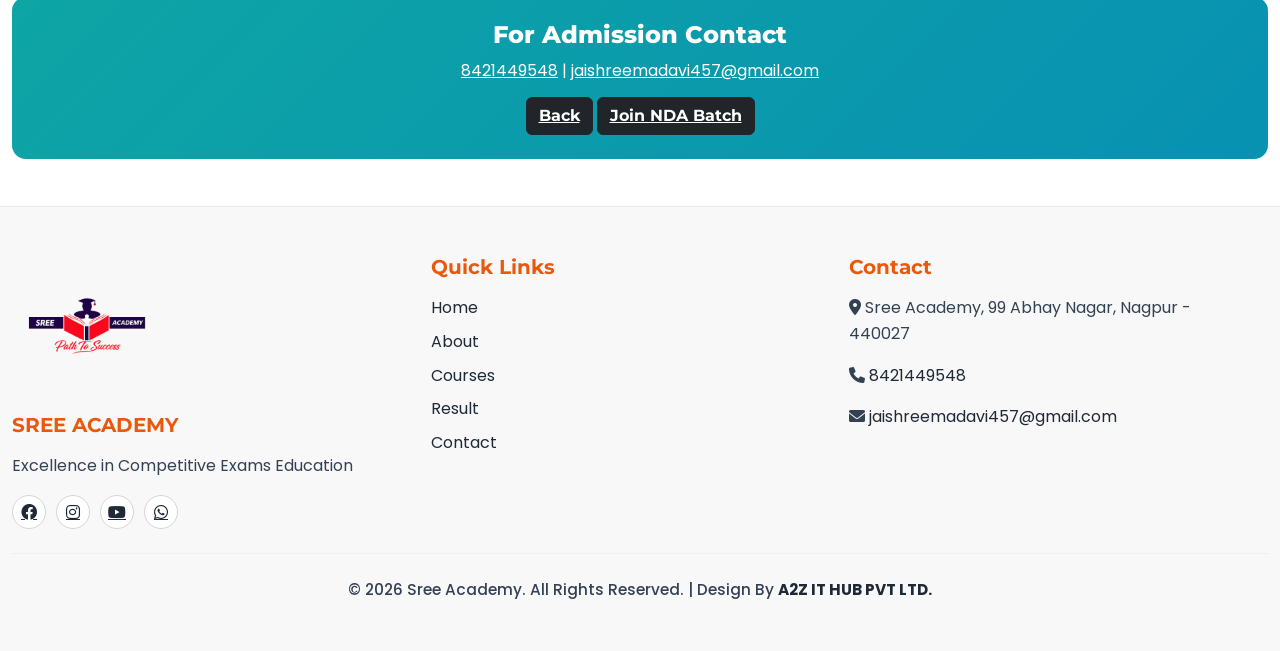
<file: course-nda.html>
<!DOCTYPE html>
<html lang="en">
<head>
   <meta charset="UTF-8">
    <meta name="viewport" content="width=device-width, initial-scale=1.0">
    <title>Sree Academy - Excellence in Competitive Exams</title>
    <meta name="description" content="Sree Academy Nagpur offers expert coaching for JEE, NEET, NDA, MHT-CET and XI-XII board exams with proven results and experienced faculty.">
    <meta name="keywords" content="Sree Academy, Nagpur coaching classes, JEE coaching, NEET coaching, NDA coaching, MHT-CET coaching, XI XII board coaching, Top Coaching classes, Competetive Exam Classes, Best coaching class in nagpur">
    <meta name="author" content="Sree Academy">
    <meta name="robots" content="index, follow">
    <meta name="theme-color" content="#0891b2">
    <link rel="icon" href="https://sree.academy/images/logo.png" type="image/png">
    <meta property="og:type" content="website">
    <meta property="og:site_name" content="Sree Academy">
    <meta property="og:title" content="Sree Academy - Excellence in Competitive Exams">
    <meta property="og:description" content="Top coaching institute in Nagpur for JEE, NEET, NDA, MHT-CET and board exam preparation.">
    <meta property="og:image" content="https://sree.academy/images/logo.png">
    <meta property="og:url" content="https://sree.academy/">
    <meta name="twitter:card" content="summary_large_image">
    <meta name="twitter:title" content="Sree Academy - Excellence in Competitive Exams">
    <meta name="twitter:description" content="Top coaching institute in Nagpur for JEE, NEET, NDA, MHT-CET and board exam preparation.">
    <meta name="twitter:image" content="https://sree.academy/images/logo.png">
    <link href="https://cdn.jsdelivr.net/npm/bootstrap@5.3.0/dist/css/bootstrap.min.css" rel="stylesheet">
    <link rel="stylesheet" href="https://cdnjs.cloudflare.com/ajax/libs/font-awesome/6.0.0/css/all.min.css">
    <link rel="stylesheet" href="https://cdnjs.cloudflare.com/ajax/libs/animate.css/4.1.1/animate.min.css"/>
    <link rel="stylesheet" href="style.css">
   <link rel="sitemap" type="application/xml" title="Sitemap" href="https://sree.academy/sitemap.xml">
</head>
<body>
    <div class="topbar">
        <div class="container d-flex justify-content-between align-items-center">
            <div class="topbar-contact-group d-flex align-items-center">
                <a href="tel:8421449548" class="topbar-phone">
                    <i class="fas fa-phone-alt"></i> +91 8421449548
                </a>
                <a href="mailto:jaishreemadavi457@gmail.com" class="topbar-email d-none d-lg-inline-flex align-items-center">
                    <i class="fas fa-envelope"></i> jaishreemadavi457@gmail.com
                </a>
            </div>
            <div class="topbar-social">
                <a href="https://www.facebook.com/people/Sree-Academy/100064267625722/" aria-label="Facebook" target="_blank" rel="noopener">
                    <svg viewBox="0 0 24 24" fill="currentColor" xmlns="http://www.w3.org/2000/svg">
                        <path d="M22 12.07C22 6.48 17.52 2 12 2S2 6.48 2 12.07c0 5.06 3.66 9.25 8.44 10v-7.02H7.9v-2.98h2.54V9.8c0-2.52 1.49-3.91 3.78-3.91 1.1 0 2.24.2 2.24.2v2.47h-1.26c-1.24 0-1.63.77-1.63 1.56v1.87h2.77l-.44 2.98h-2.33V22c4.78-.75 8.44-4.94 8.44-9.93z"/>
                    </svg>
                </a>
                <a href="https://www.instagram.com/sreeacademynagpur?fbclid=IwY2xjawRYBLBleHRuA2FlbQIxMABicmlkETFBY000VGtSdURwZVhnZ011c3J0YwZhcHBfaWQQMjIyMDM5MTc4ODIwMDg5MgABHtf_1U4NNZwCFz04O--H8MwcOaoCJsrpDc30HOuI-zel5xycUgUHH２seK9nU_aem_x3gZC5ZszUU6pcmF7y3v5g" aria-label="Instagram" target="_blank" rel="noopener">
                    <svg viewBox="0 0 24 24" fill="currentColor" xmlns="http://www.w3.org/2000/svg">
                        <path d="M7.75 2h8.5A5.75 5.75 0 0122 7.75v8.5A5.75 5.75 0 0116.25 22h-8.5A5.75 5.75 0 012 16.25v-8.5A5.75 5.75 0 017.75 2zm0 1.8A3.95 3.95 0 003.8 7.75v8.5a3.95 3.95 0 003.95 3.95h8.5a3.95 3.95 0 003.95-3.95v-8.5a3.95 3.95 0 00-3.95-3.95h-8.5zm8.9 1.35a1.2 1.2 0 110 2.4 1.2 1.2 0 010-2.4zM12 7a5 5 0 110 10 5 5 0 010-10zm0 1.8a3.2 3.2 0 100 6.4 3.2 3.2 0 000-6.4z"/>
                    </svg>
                </a>
                <a href="https://www.youtube.com/" aria-label="YouTube" target="_blank" rel="noopener">
                    <svg viewBox="0 0 24 24" fill="currentColor" xmlns="http://www.w3.org/2000/svg">
                        <path d="M23.5 7.1a3 3 0 00-2.1-2.1C19.5 4.5 12 4.5 12 4.5s-7.5 0-9.4.5A3 3 0 00.5 7.1 31.2 31.2 0 000 12a31.2 31.2 0 00.5 4.9 3 3 0 002.1 2.1c1.9.5 9.4.5 9.4.5s7.5 0 9.4-.5a3 3 0 002.1-2.1A31.2 31.2 0 0024 12a31.2 31.2 0 00-.5-4.9zM9.6 15.2V8.8L15.8 12l-6.2 3.2z"/>
                    </svg>
                </a>
                <a href="https://wa.me/918421449548?text=Hello%20Shree%20Academy%2C%20I%20would%20like%20information%20about%20admission." aria-label="WhatsApp" target="_blank" rel="noopener">
                    <i class="fab fa-whatsapp"></i>
                </a>
            </div>
        </div>
    </div>

    <!-- Navigation Bar -->
    <nav class="navbar navbar-expand-lg navbar-light sticky-top" style="background-color: #ffffff;">
        <div class="container">
            <a class="navbar-brand d-flex align-items-center" href="index.html">
                <img src="images/logo.png" alt="Sree Academy Logo" class="me-2 site-logo">
            </a>
            <button class="navbar-toggler" type="button" data-bs-toggle="collapse" data-bs-target="#navbarNav">
                <span class="navbar-toggler-icon"></span>
            </button>
            <div class="collapse navbar-collapse" id="navbarNav">
                <ul class="navbar-nav ms-auto">
                    <li class="nav-item"><a class="nav-link" href="index.html">Home</a></li>
                    <li class="nav-item"><a class="nav-link" href="about.html">About</a></li>
                    <li class="nav-item"><a class="nav-link active" href="courses.html">Courses</a></li>
                    <li class="nav-item"><a class="nav-link" href="result.html">Result</a></li>
                    <li class="nav-item"><a class="nav-link" href="results.html">Testimonials</a></li>
                    <li class="nav-item"><a class="nav-link" href="contact.html">Contact</a></li>
                    <li class="nav-item d-none d-lg-flex nav-call-item"><a class="nav-call-link" href="tel:8421449548" aria-label="Call Sree Academy"><i class="fas fa-phone-alt"></i></a></li>
                </ul>
            </div>
        </div>
    </nav>

    <section class="course-detail-hero theme-pink">
        <div class="container">
            <span class="course-badge">Defence Entry</span>
            <h1>NDA Written + SSB Preparation</h1>
            <p>Academic + Personality development program for defence aspirants.</p>
        </div>
    </section>

    <section class="py-5">
        <div class="container">
            <div class="eligibility-bar"><strong>Eligibility:</strong> XI/XII Students (as per UPSC NDA norms)</div>
            <div class="row g-4 mt-1">
                <div class="col-12">
    <div class="course-banner">
        <img src="images/NDA.png" alt="Course Banner" class="img-fluid">
    </div>
</div>
            </div>

            <div class="detail-support mt-4">
                <h4>SSB Readiness Support</h4>
                <p>Communication drills, group tasks, psychological test guidance and confidence-building sessions for complete NDA readiness.</p>
            </div>

            <div class="admission-box mt-4">
                <h4>For Admission Contact</h4>
                <p><a href="tel:8421449548">8421449548</a> | <a href="mailto:jaishreemadavi457@gmail.com">jaishreemadavi457@gmail.com</a></p>
                <a class="btn btn-dark fw-bold" href="courses.html">Back</a>
                
                <a class="btn btn-dark fw-bold" href="contact.html">Join NDA Batch</a>
            </div>
        </div>
    </section>

    <footer class="site-footer text-white py-5">
        <div class="container">
            <div class="row g-4 align-items-start">
                <div class="col-md-4">
                    <div class="footer-brand d-flex align-items-center mb-3">
                        <img src="images/logo.png" alt="Sree Academy Logo" class="footer-logo me-2">
                        <h5 class="fw-bold mb-0">SREE ACADEMY</h5>
                    </div>
                    <p class="mb-3">Excellence in Competitive Exams Education</p>
                    <div class="social-links">
                        <a href="https://www.facebook.com/people/Sree-Academy/100064267625722/" aria-label="Facebook" target="_blank" rel="noopener"><i class="fab fa-facebook"></i></a>
                        <a href="https://www.instagram.com/sreeacademynagpur?fbclid=IwY2xjawRYBLBleHRuA2FlbQIxMABicmlkETFBY000VGtSdURwZVhnZ011c3J0YwZhcHBfaWQQMjIyMDM5MTc4ODIwMDg5MgABHtf_1U4NNZwCFz04O--H8MwcOaoCJsrpDc30HOuI-zel5xycUgUHH２seK9nU_aem_x3gZC5ZszUU6pcmF7y3v5g" aria-label="Instagram" target="_blank" rel="noopener"><i class="fab fa-instagram"></i></a>
                        <a href="https://www.youtube.com/" aria-label="YouTube" target="_blank" rel="noopener"><i class="fab fa-youtube"></i></a>
                        <a href="https://wa.me/918421449548?text=Hello%20Shree%20Academy%2C%20I%20would%20like%20information%20about%20admission." aria-label="WhatsApp" target="_blank" rel="noopener"><i class="fab fa-whatsapp"></i></a>
                    </div>
                </div>
                <div class="col-md-4">
                    <h5 class="fw-bold mb-3 footer-title">Quick Links</h5>
                    <ul class="list-unstyled">
                        <li><a href="index.html" class="text-decoration-none text-light">Home</a></li>
                        <li><a href="about.html" class="text-decoration-none text-light">About</a></li>
                        <li><a href="courses.html" class="text-decoration-none text-light">Courses</a></li>
                        <li><a href="result.html" class="text-decoration-none text-light">Result</a></li>
                        <li><a href="contact.html" class="text-decoration-none text-light">Contact</a></li>
                    </ul>
                </div>
                <div class="col-md-4">
                    <h5 class="fw-bold mb-3 footer-title">Contact</h5>
                    <p><i class="fas fa-map-marker-alt"></i> Sree Academy, 99 Abhay Nagar, Nagpur - 440027</p>
                    <p><i class="fas fa-phone"></i> <a href="tel:8421449548" class="text-light text-decoration-none">8421449548</a></p>
                    <p><i class="fas fa-envelope"></i> <a href="mailto:jaishreemadavi457@gmail.com" class="text-light text-decoration-none">jaishreemadavi457@gmail.com</a></p>
                </div>
            </div>
            <hr class="my-4">
            <div class="text-center">
                <p class="footer-copy">&copy; 2026 Sree Academy. All Rights Reserved. | Design By <a href="https://a2zithub.org/" target="_blank" rel="noopener">A2Z IT HUB PVT LTD.</a></p>
            </div>
        </div>
    </footer>

    <script src="https://cdn.jsdelivr.net/npm/bootstrap@5.3.0/dist/js/bootstrap.bundle.min.js"></script>
    <script src="script.js"></script>
</body>
</html>
</file>
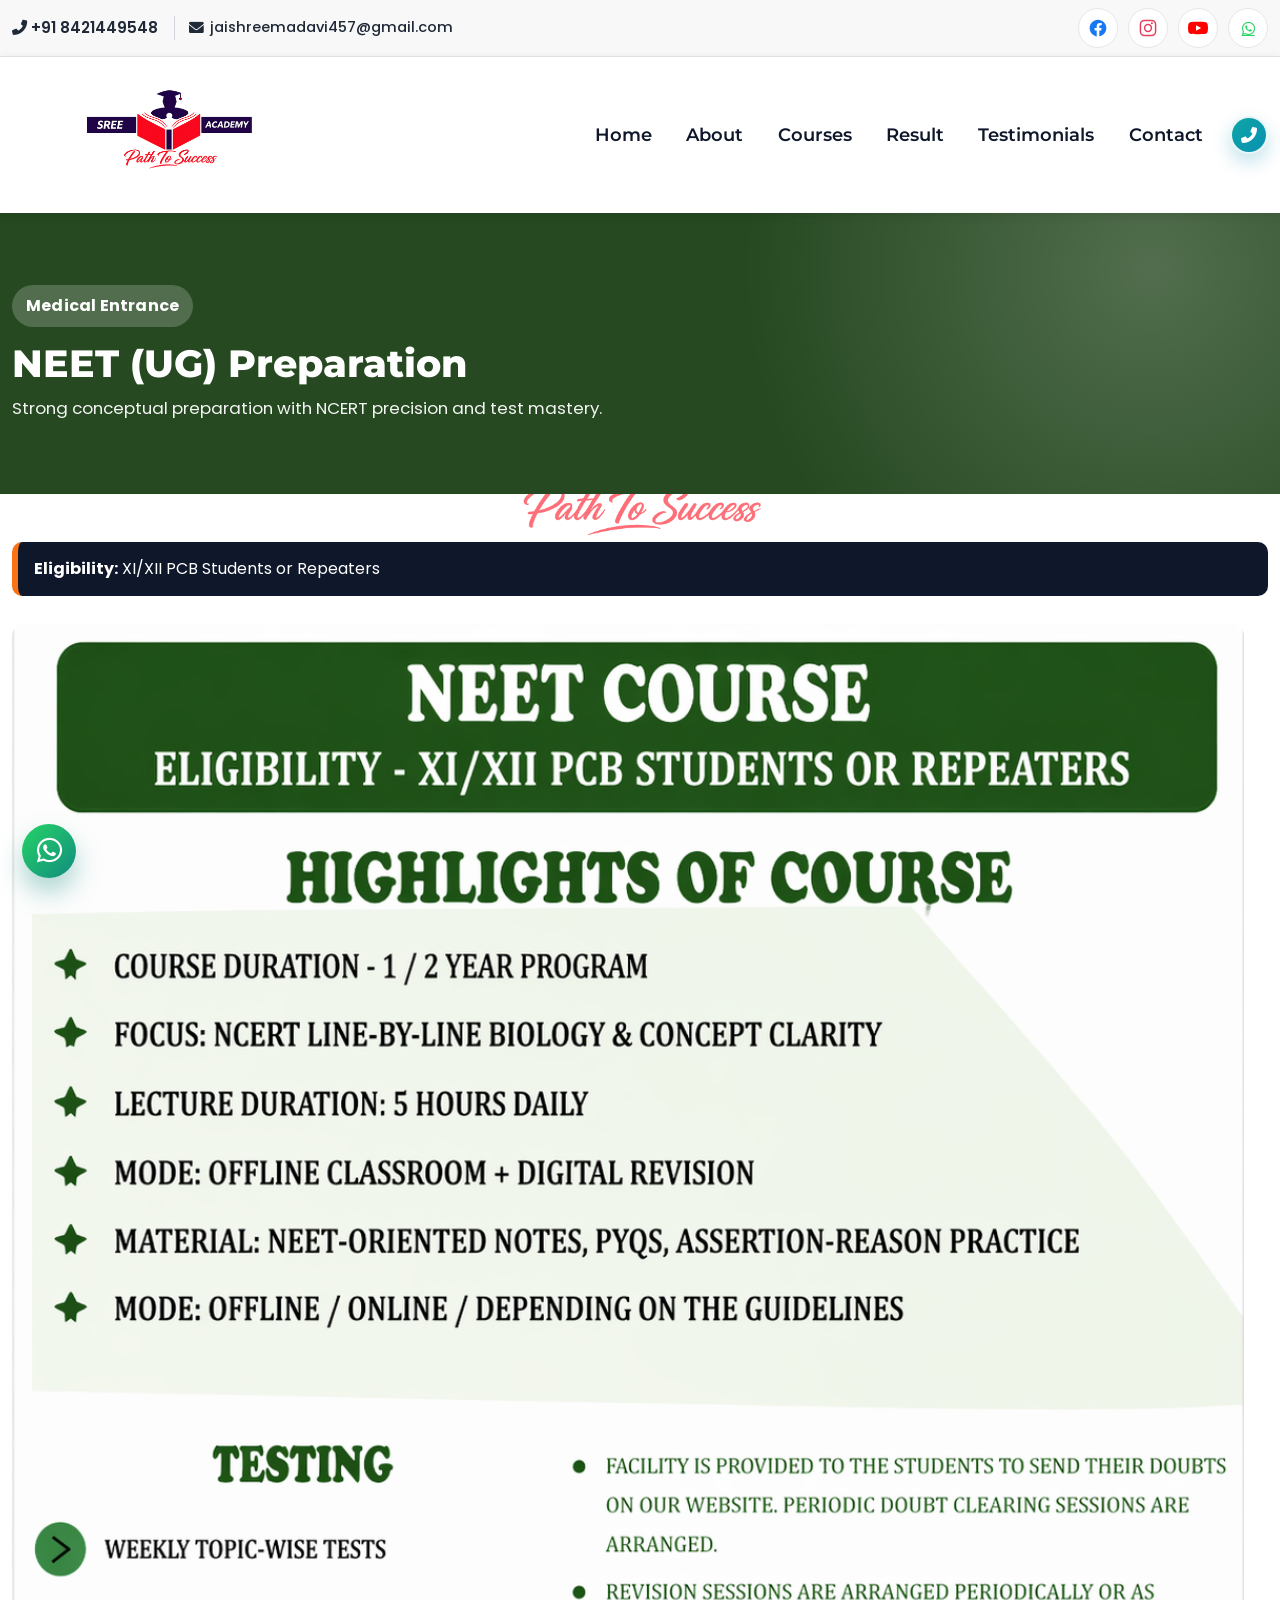
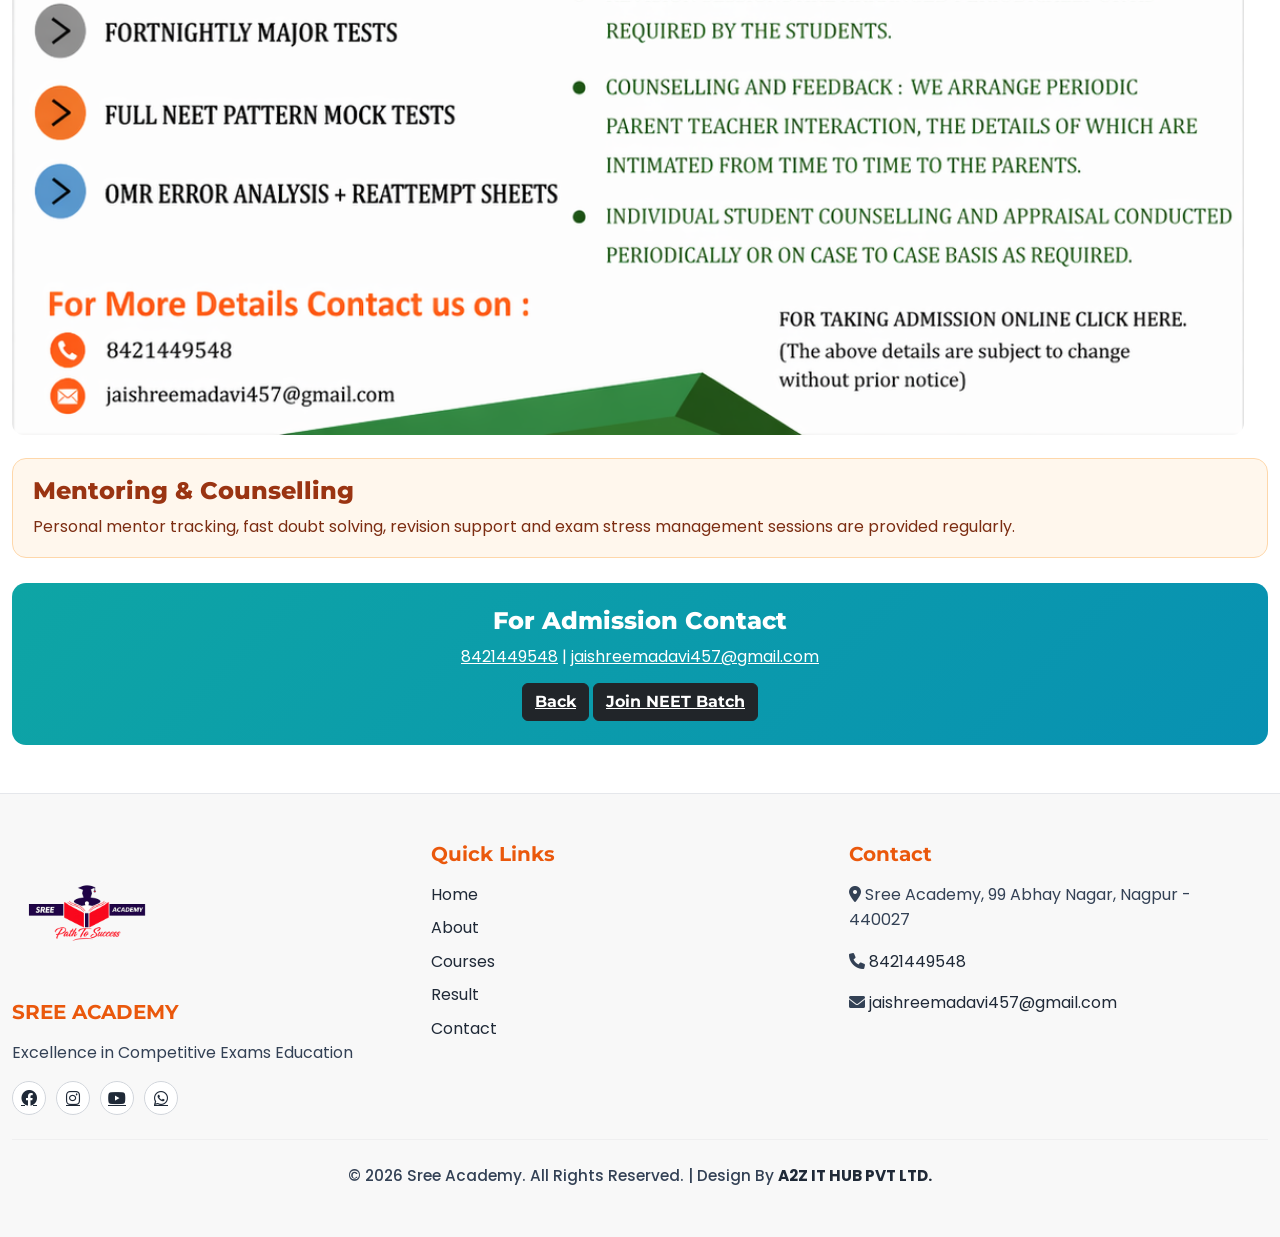
<file: course-neet.html>
<!DOCTYPE html>
<html lang="en">
<head>
    <meta charset="UTF-8">
    <meta name="viewport" content="width=device-width, initial-scale=1.0">
    <title>Sree Academy - Excellence in Competitive Exams</title>
    <meta name="description" content="Sree Academy Nagpur offers expert coaching for JEE, NEET, NDA, MHT-CET and XI-XII board exams with proven results and experienced faculty.">
    <meta name="keywords" content="Sree Academy, Nagpur coaching classes, JEE coaching, NEET coaching, NDA coaching, MHT-CET coaching, XI XII board coaching, Top Coaching classes, Competetive Exam Classes, Best coaching class in nagpur">
    <meta name="author" content="Sree Academy">
    <meta name="robots" content="index, follow">
    <meta name="theme-color" content="#0891b2">
    <link rel="icon" href="https://sree.academy/images/logo.png" type="image/png">
    <meta property="og:type" content="website">
    <meta property="og:site_name" content="Sree Academy">
    <meta property="og:title" content="Sree Academy - Excellence in Competitive Exams">
    <meta property="og:description" content="Top coaching institute in Nagpur for JEE, NEET, NDA, MHT-CET and board exam preparation.">
    <meta property="og:image" content="https://sree.academy/images/logo.png">
    <meta property="og:url" content="https://sree.academy/">
    <meta name="twitter:card" content="summary_large_image">
    <meta name="twitter:title" content="Sree Academy - Excellence in Competitive Exams">
    <meta name="twitter:description" content="Top coaching institute in Nagpur for JEE, NEET, NDA, MHT-CET and board exam preparation.">
    <meta name="twitter:image" content="https://sree.academy/images/logo.png">
    <link href="https://cdn.jsdelivr.net/npm/bootstrap@5.3.0/dist/css/bootstrap.min.css" rel="stylesheet">
    <link rel="stylesheet" href="https://cdnjs.cloudflare.com/ajax/libs/font-awesome/6.0.0/css/all.min.css">
    <link rel="stylesheet" href="https://cdnjs.cloudflare.com/ajax/libs/animate.css/4.1.1/animate.min.css"/>
    <link rel="stylesheet" href="style.css">
    <link rel="sitemap" type="application/xml" title="Sitemap" href="https://sree.academy/sitemap.xml">
</head>
<body>
    <div class="topbar">
        <div class="container d-flex justify-content-between align-items-center">
            <div class="topbar-contact-group d-flex align-items-center">
                <a href="tel:8421449548" class="topbar-phone">
                    <i class="fas fa-phone-alt"></i> +91 8421449548
                </a>
                <a href="mailto:jaishreemadavi457@gmail.com" class="topbar-email d-none d-lg-inline-flex align-items-center">
                    <i class="fas fa-envelope"></i> jaishreemadavi457@gmail.com
                </a>
            </div>
            <div class="topbar-social">
                <a href="https://www.facebook.com/people/Sree-Academy/100064267625722/" aria-label="Facebook" target="_blank" rel="noopener">
                    <svg viewBox="0 0 24 24" fill="currentColor" xmlns="http://www.w3.org/2000/svg">
                        <path d="M22 12.07C22 6.48 17.52 2 12 2S2 6.48 2 12.07c0 5.06 3.66 9.25 8.44 10v-7.02H7.9v-2.98h2.54V9.8c0-2.52 1.49-3.91 3.78-3.91 1.1 0 2.24.2 2.24.2v2.47h-1.26c-1.24 0-1.63.77-1.63 1.56v1.87h2.77l-.44 2.98h-2.33V22c4.78-.75 8.44-4.94 8.44-9.93z"/>
                    </svg>
                </a>
                <a href="https://www.instagram.com/sreeacademynagpur?fbclid=IwY2xjawRYBLBleHRuA2FlbQIxMABicmlkETFBY000VGtSdURwZVhnZ011c3J0YwZhcHBfaWQQMjIyMDM5MTc4ODIwMDg5MgABHtf_1U4NNZwCFz04O--H8MwcOaoCJsrpDc30HOuI-zel5xycUgUHH２seK9nU_aem_x3gZC5ZszUU6pcmF7y3v5g" aria-label="Instagram" target="_blank" rel="noopener">
                    <svg viewBox="0 0 24 24" fill="currentColor" xmlns="http://www.w3.org/2000/svg">
                        <path d="M7.75 2h8.5A5.75 5.75 0 0122 7.75v8.5A5.75 5.75 0 0116.25 22h-8.5A5.75 5.75 0 012 16.25v-8.5A5.75 5.75 0 017.75 2zm0 1.8A3.95 3.95 0 003.8 7.75v8.5a3.95 3.95 0 003.95 3.95h8.5a3.95 3.95 0 003.95-3.95v-8.5a3.95 3.95 0 00-3.95-3.95h-8.5zm8.9 1.35a1.2 1.2 0 110 2.4 1.2 1.2 0 010-2.4zM12 7a5 5 0 110 10 5 5 0 010-10zm0 1.8a3.2 3.2 0 100 6.4 3.2 3.2 0 000-6.4z"/>
                    </svg>
                </a>
                <a href="https://www.youtube.com/" aria-label="YouTube" target="_blank" rel="noopener">
                    <svg viewBox="0 0 24 24" fill="currentColor" xmlns="http://www.w3.org/2000/svg">
                        <path d="M23.5 7.1a3 3 0 00-2.1-2.1C19.5 4.5 12 4.5 12 4.5s-7.5 0-9.4.5A3 3 0 00.5 7.1 31.2 31.2 0 000 12a31.2 31.2 0 00.5 4.9 3 3 0 002.1 2.1c1.9.5 9.4.5 9.4.5s7.5 0 9.4-.5a3 3 0 002.1-2.1A31.2 31.2 0 0024 12a31.2 31.2 0 00-.5-4.9zM9.6 15.2V8.8L15.8 12l-6.2 3.2z"/>
                    </svg>
                </a>
                <a href="https://wa.me/918421449548?text=Hello%20Shree%20Academy%2C%20I%20would%20like%20information%20about%20admission." aria-label="WhatsApp" target="_blank" rel="noopener">
                    <i class="fab fa-whatsapp"></i>
                </a>
            </div>
        </div>
    </div>

    <!-- Navigation Bar -->
    <nav class="navbar navbar-expand-lg navbar-light sticky-top" style="background-color: #ffffff;">
        <div class="container">
            <a class="navbar-brand d-flex align-items-center" href="index.html">
                <img src="images/logo.png" alt="Sree Academy Logo" class="me-2 site-logo">
            </a>
            <button class="navbar-toggler" type="button" data-bs-toggle="collapse" data-bs-target="#navbarNav">
                <span class="navbar-toggler-icon"></span>
            </button>
            <div class="collapse navbar-collapse" id="navbarNav">
                <ul class="navbar-nav ms-auto">
                    <li class="nav-item"><a class="nav-link" href="index.html">Home</a></li>
                    <li class="nav-item"><a class="nav-link" href="about.html">About</a></li>
                    <li class="nav-item"><a class="nav-link active" href="courses.html">Courses</a></li>
                    <li class="nav-item"><a class="nav-link" href="result.html">Result</a></li>
                    <li class="nav-item"><a class="nav-link" href="results.html">Testimonials</a></li>
                    <li class="nav-item"><a class="nav-link" href="contact.html">Contact</a></li>
                    <li class="nav-item d-none d-lg-flex nav-call-item"><a class="nav-call-link" href="tel:8421449548" aria-label="Call Sree Academy"><i class="fas fa-phone-alt"></i></a></li>
                </ul>
            </div>
        </div>
    </nav>

    <section class="course-detail-hero theme-purple">
        <div class="container">
            <span class="course-badge">Medical Entrance</span>
            <h1>NEET (UG) Preparation</h1>
            <p>Strong conceptual preparation with NCERT precision and test mastery.</p>
        </div>
    </section>

    <section class="py-5">
        <div class="container">
            <div class="eligibility-bar"><strong>Eligibility:</strong> XI/XII PCB Students or Repeaters</div>
            <div class="row g-4 mt-1">
                <div class="col-12">
    <div class="course-banner">
        <img src="images/NEET.png" alt="Course Banner" class="img-fluid">
    </div>
</div>
            </div>

            <div class="detail-support mt-4">
                <h4>Mentoring & Counselling</h4>
                <p>Personal mentor tracking, fast doubt solving, revision support and exam stress management sessions are provided regularly.</p>
            </div>

            <div class="admission-box mt-4">
                <h4>For Admission Contact</h4>
                <p><a href="tel:8421449548">8421449548</a> | <a href="mailto:jaishreemadavi457@gmail.com">jaishreemadavi457@gmail.com</a></p>
                <a class="btn btn-dark fw-bold" href="courses.html">Back</a>
                
                <a class="btn btn-dark fw-bold" href="contact.html">Join NEET Batch</a>
            </div>
        </div>
    </section>

    <footer class="site-footer text-white py-5">
        <div class="container">
            <div class="row g-4 align-items-start">
                <div class="col-md-4">
                    <div class="footer-brand d-flex align-items-center mb-3">
                        <img src="images/logo.png" alt="Sree Academy Logo" class="footer-logo me-2">
                        <h5 class="fw-bold mb-0">SREE ACADEMY</h5>
                    </div>
                    <p class="mb-3">Excellence in Competitive Exams Education</p>
                    <div class="social-links">
                        <a href="https://www.facebook.com/people/Sree-Academy/100064267625722/" aria-label="Facebook" target="_blank" rel="noopener"><i class="fab fa-facebook"></i></a>
                        <a href="https://www.instagram.com/sreeacademynagpur?fbclid=IwY2xjawRYBLBleHRuA2FlbQIxMABicmlkETFBY000VGtSdURwZVhnZ011c3J0YwZhcHBfaWQQMjIyMDM5MTc4ODIwMDg5MgABHtf_1U4NNZwCFz04O--H8MwcOaoCJsrpDc30HOuI-zel5xycUgUHH２seK9nU_aem_x3gZC5ZszUU6pcmF7y3v5g" aria-label="Instagram" target="_blank" rel="noopener"><i class="fab fa-instagram"></i></a>
                        <a href="https://www.youtube.com/" aria-label="YouTube" target="_blank" rel="noopener"><i class="fab fa-youtube"></i></a>
                        <a href="https://wa.me/918421449548?text=Hello%20Shree%20Academy%2C%20I%20would%20like%20information%20about%20admission." aria-label="WhatsApp" target="_blank" rel="noopener"><i class="fab fa-whatsapp"></i></a>
                    </div>
                </div>
                <div class="col-md-4">
                    <h5 class="fw-bold mb-3 footer-title">Quick Links</h5>
                    <ul class="list-unstyled">
                        <li><a href="index.html" class="text-decoration-none text-light">Home</a></li>
                        <li><a href="about.html" class="text-decoration-none text-light">About</a></li>
                        <li><a href="courses.html" class="text-decoration-none text-light">Courses</a></li>
                        <li><a href="result.html" class="text-decoration-none text-light">Result</a></li>
                        <li><a href="contact.html" class="text-decoration-none text-light">Contact</a></li>
                    </ul>
                </div>
                <div class="col-md-4">
                    <h5 class="fw-bold mb-3 footer-title">Contact</h5>
                    <p><i class="fas fa-map-marker-alt"></i> Sree Academy, 99 Abhay Nagar, Nagpur - 440027</p>
                    <p><i class="fas fa-phone"></i> <a href="tel:8421449548" class="text-light text-decoration-none">8421449548</a></p>
                    <p><i class="fas fa-envelope"></i> <a href="mailto:jaishreemadavi457@gmail.com" class="text-light text-decoration-none">jaishreemadavi457@gmail.com</a></p>
                </div>
            </div>
            <hr class="my-4">
            <div class="text-center">
                <p class="footer-copy">&copy; 2026 Sree Academy. All Rights Reserved. | Design By <a href="https://a2zithub.org/" target="_blank" rel="noopener">A2Z IT HUB PVT LTD.</a></p>
            </div>
        </div>
    </footer>

    <script src="https://cdn.jsdelivr.net/npm/bootstrap@5.3.0/dist/js/bootstrap.bundle.min.js"></script>
    <script src="script.js"></script>
</body>
</html>
</file>
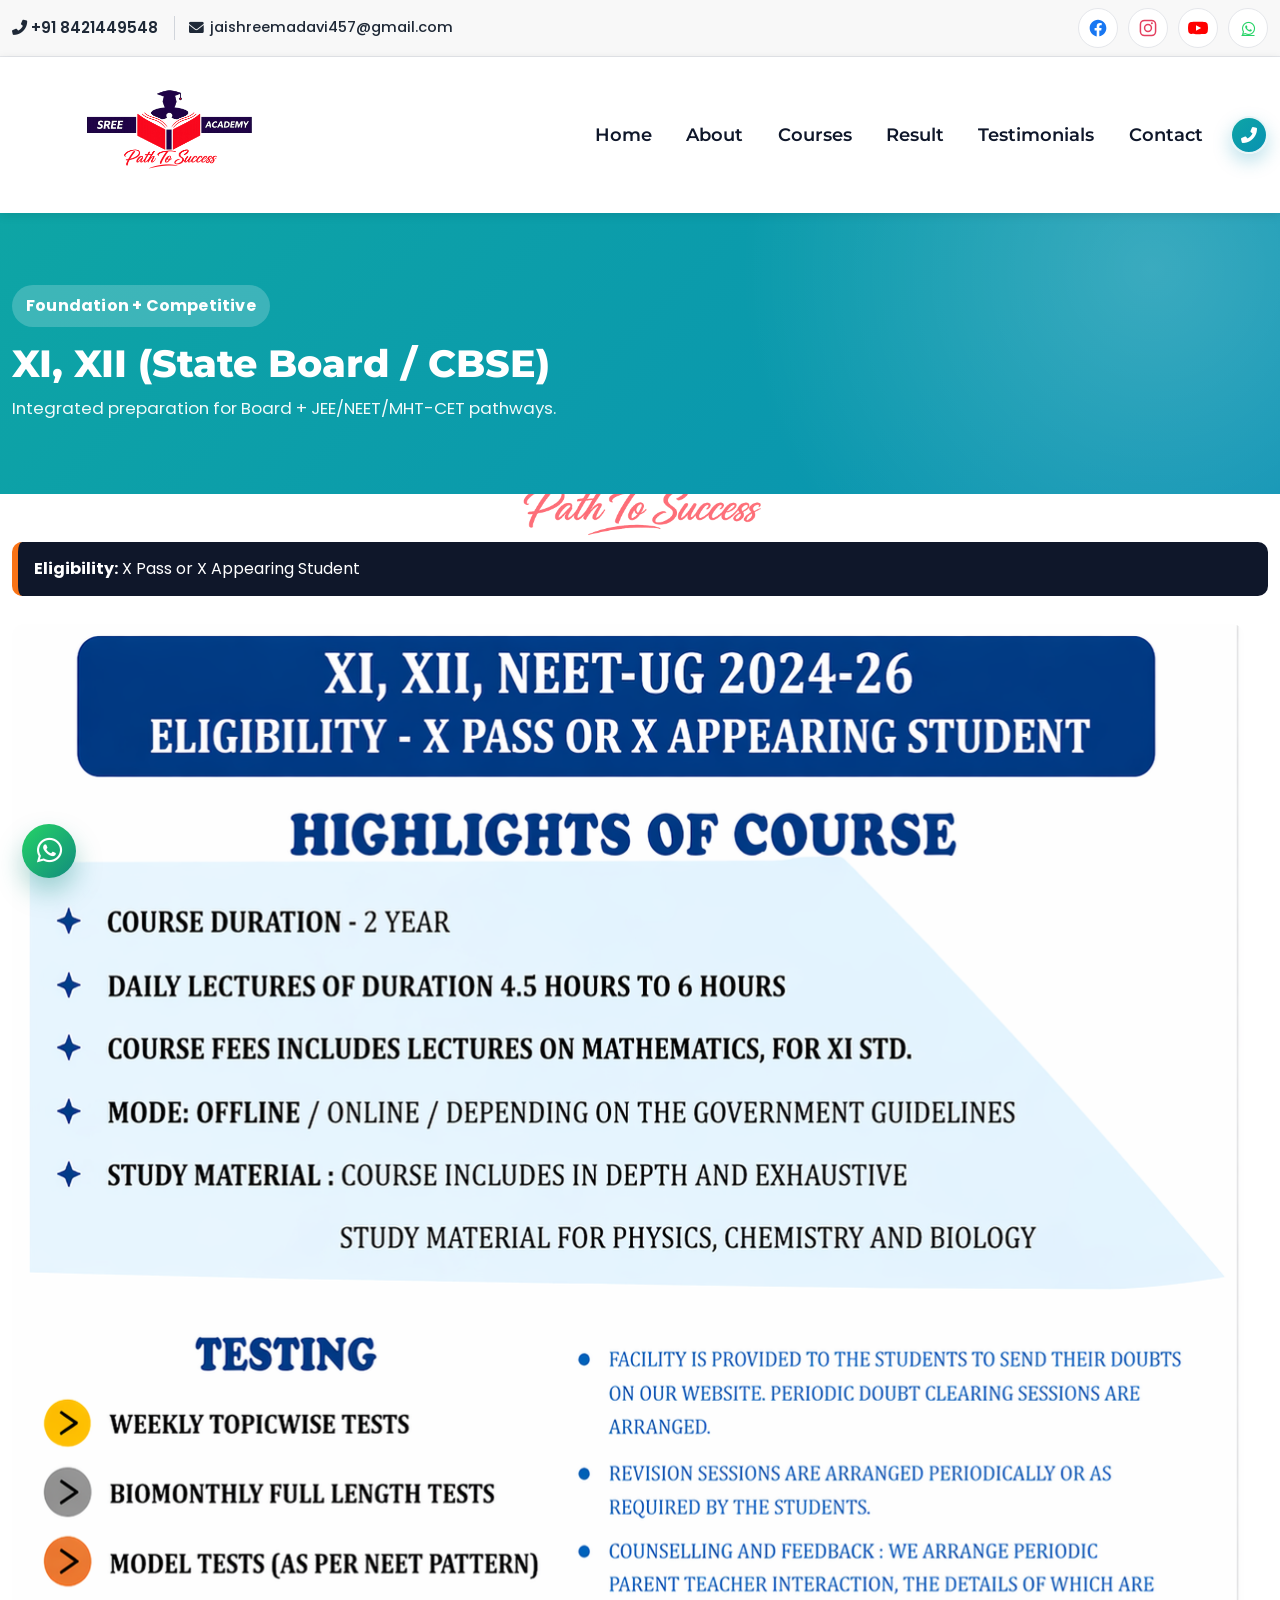
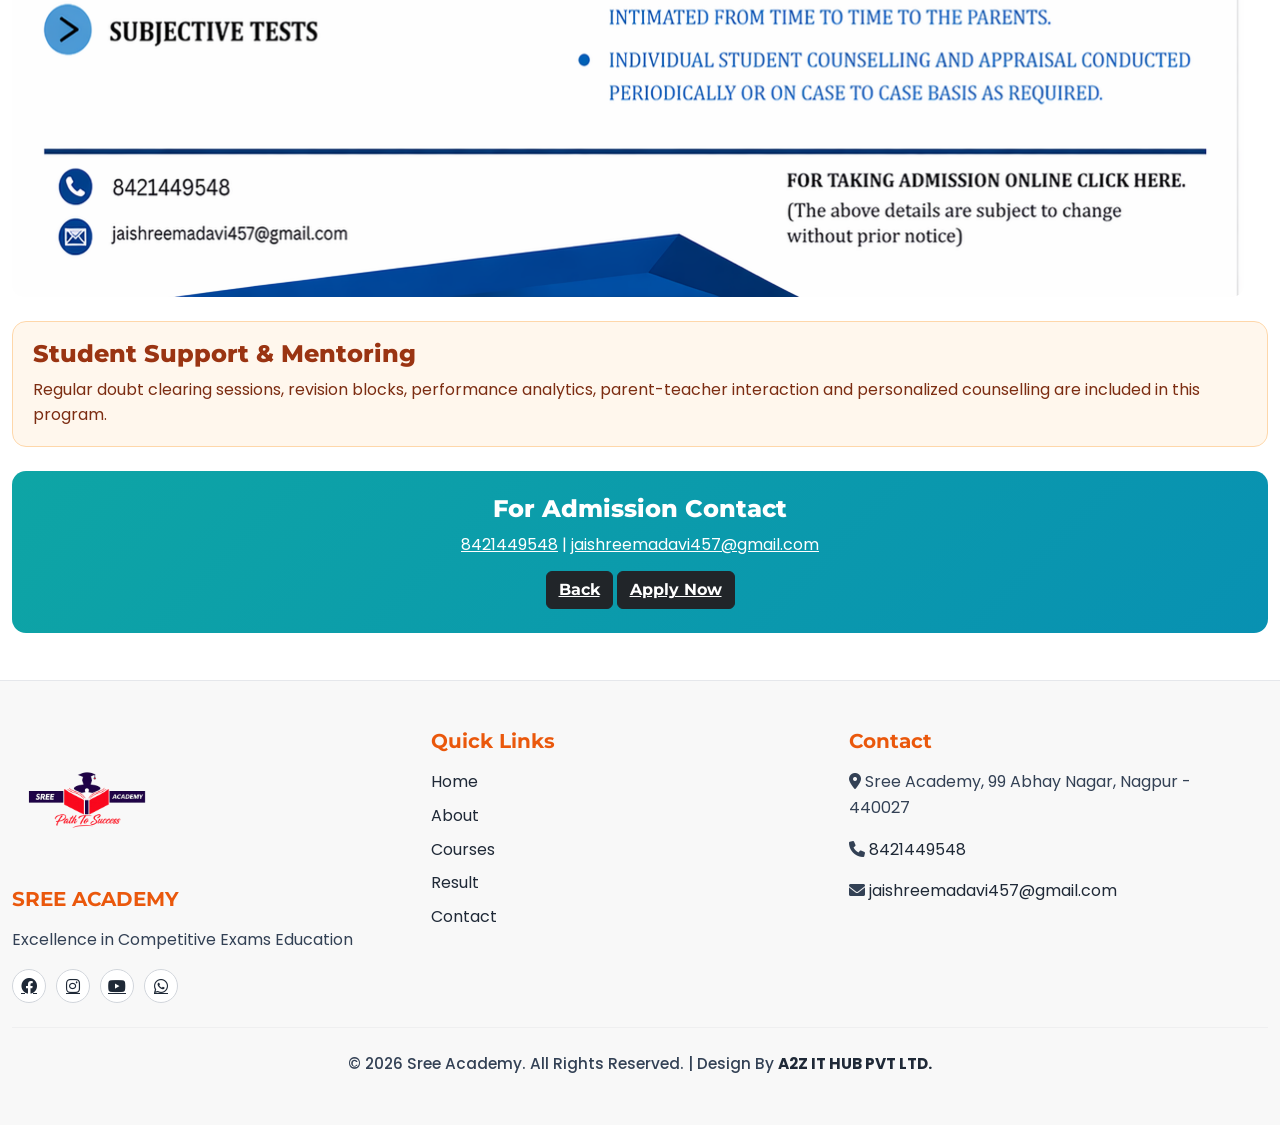
<file: course-xi-xii.html>
<!DOCTYPE html>
<html lang="en">
<head>
   <meta charset="UTF-8">
    <meta name="viewport" content="width=device-width, initial-scale=1.0">
    <title>Sree Academy - Excellence in Competitive Exams</title>
    <meta name="description" content="Sree Academy Nagpur offers expert coaching for JEE, NEET, NDA, MHT-CET and XI-XII board exams with proven results and experienced faculty.">
    <meta name="keywords" content="Sree Academy, Nagpur coaching classes, JEE coaching, NEET coaching, NDA coaching, MHT-CET coaching, XI XII board coaching, Top Coaching classes, Competetive Exam Classes, Best coaching class in nagpur">
    <meta name="author" content="Sree Academy">
    <meta name="robots" content="index, follow">
    <meta name="theme-color" content="#0891b2">
    <link rel="icon" href="https://sree.academy/images/logo.png" type="image/png">
    <meta property="og:type" content="website">
    <meta property="og:site_name" content="Sree Academy">
    <meta property="og:title" content="Sree Academy - Excellence in Competitive Exams">
    <meta property="og:description" content="Top coaching institute in Nagpur for JEE, NEET, NDA, MHT-CET and board exam preparation.">
    <meta property="og:image" content="https://sree.academy/images/logo.png">
    <meta property="og:url" content="https://sree.academy/">
    <meta name="twitter:card" content="summary_large_image">
    <meta name="twitter:title" content="Sree Academy - Excellence in Competitive Exams">
    <meta name="twitter:description" content="Top coaching institute in Nagpur for JEE, NEET, NDA, MHT-CET and board exam preparation.">
    <meta name="twitter:image" content="https://sree.academy/images/logo.png">
    <link href="https://cdn.jsdelivr.net/npm/bootstrap@5.3.0/dist/css/bootstrap.min.css" rel="stylesheet">
    <link rel="stylesheet" href="https://cdnjs.cloudflare.com/ajax/libs/font-awesome/6.0.0/css/all.min.css">
    <link rel="stylesheet" href="https://cdnjs.cloudflare.com/ajax/libs/animate.css/4.1.1/animate.min.css"/>
    <link rel="stylesheet" href="style.css">
   <link rel="sitemap" type="application/xml" title="Sitemap" href="https://sree.academy/sitemap.xml">
</head>
<body>
    <div class="topbar">
        <div class="container d-flex justify-content-between align-items-center">
            <div class="topbar-contact-group d-flex align-items-center">
                <a href="tel:8421449548" class="topbar-phone">
                    <i class="fas fa-phone-alt"></i> +91 8421449548
                </a>
                <a href="mailto:jaishreemadavi457@gmail.com" class="topbar-email d-none d-lg-inline-flex align-items-center">
                    <i class="fas fa-envelope"></i> jaishreemadavi457@gmail.com
                </a>
            </div>
            <div class="topbar-social">
                <a href="https://www.facebook.com/people/Sree-Academy/100064267625722/" aria-label="Facebook" target="_blank" rel="noopener">
                    <svg viewBox="0 0 24 24" fill="currentColor" xmlns="http://www.w3.org/2000/svg">
                        <path d="M22 12.07C22 6.48 17.52 2 12 2S2 6.48 2 12.07c0 5.06 3.66 9.25 8.44 10v-7.02H7.9v-2.98h2.54V9.8c0-2.52 1.49-3.91 3.78-3.91 1.1 0 2.24.2 2.24.2v2.47h-1.26c-1.24 0-1.63.77-1.63 1.56v1.87h2.77l-.44 2.98h-2.33V22c4.78-.75 8.44-4.94 8.44-9.93z"/>
                    </svg>
                </a>
                <a href="https://www.instagram.com/sreeacademynagpur?fbclid=IwY2xjawRYBLBleHRuA2FlbQIxMABicmlkETFBY000VGtSdURwZVhnZ011c3J0YwZhcHBfaWQQMjIyMDM5MTc4ODIwMDg5MgABHtf_1U4NNZwCFz04O--H8MwcOaoCJsrpDc30HOuI-zel5xycUgUHH２seK9nU_aem_x3gZC5ZszUU6pcmF7y3v5g" aria-label="Instagram" target="_blank" rel="noopener">
                    <svg viewBox="0 0 24 24" fill="currentColor" xmlns="http://www.w3.org/2000/svg">
                        <path d="M7.75 2h8.5A5.75 5.75 0 0122 7.75v8.5A5.75 5.75 0 0116.25 22h-8.5A5.75 5.75 0 012 16.25v-8.5A5.75 5.75 0 017.75 2zm0 1.8A3.95 3.95 0 003.8 7.75v8.5a3.95 3.95 0 003.95 3.95h8.5a3.95 3.95 0 003.95-3.95v-8.5a3.95 3.95 0 00-3.95-3.95h-8.5zm8.9 1.35a1.2 1.2 0 110 2.4 1.2 1.2 0 010-2.4zM12 7a5 5 0 110 10 5 5 0 010-10zm0 1.8a3.2 3.2 0 100 6.4 3.2 3.2 0 000-6.4z"/>
                    </svg>
                </a>
                <a href="https://www.youtube.com/" aria-label="YouTube" target="_blank" rel="noopener">
                    <svg viewBox="0 0 24 24" fill="currentColor" xmlns="http://www.w3.org/2000/svg">
                        <path d="M23.5 7.1a3 3 0 00-2.1-2.1C19.5 4.5 12 4.5 12 4.5s-7.5 0-9.4.5A3 3 0 00.5 7.1 31.2 31.2 0 000 12a31.2 31.2 0 00.5 4.9 3 3 0 002.1 2.1c1.9.5 9.4.5 9.4.5s7.5 0 9.4-.5a3 3 0 002.1-2.1A31.2 31.2 0 0024 12a31.2 31.2 0 00-.5-4.9zM9.6 15.2V8.8L15.8 12l-6.2 3.2z"/>
                    </svg>
                </a>
                <a href="https://wa.me/918421449548?text=Hello%20Shree%20Academy%2C%20I%20would%20like%20information%20about%20admission." aria-label="WhatsApp" target="_blank" rel="noopener">
                    <i class="fab fa-whatsapp"></i>
                </a>
            </div>
        </div>
    </div>

    <!-- Navigation Bar -->
    <nav class="navbar navbar-expand-lg navbar-light sticky-top" style="background-color: #ffffff;">
        <div class="container">
            <a class="navbar-brand d-flex align-items-center" href="index.html">
                <img src="images/logo.png" alt="Sree Academy Logo" class="me-2 site-logo">
            </a>
            <button class="navbar-toggler" type="button" data-bs-toggle="collapse" data-bs-target="#navbarNav">
                <span class="navbar-toggler-icon"></span>
            </button>
            <div class="collapse navbar-collapse" id="navbarNav">
                <ul class="navbar-nav ms-auto">
                    <li class="nav-item"><a class="nav-link" href="index.html">Home</a></li>
                    <li class="nav-item"><a class="nav-link" href="about.html">About</a></li>
                    <li class="nav-item"><a class="nav-link active" href="courses.html">Courses</a></li>
                    <li class="nav-item"><a class="nav-link" href="result.html">Result</a></li>
                    <li class="nav-item"><a class="nav-link" href="results.html">Testimonials</a></li>
                    <li class="nav-item"><a class="nav-link" href="contact.html">Contact</a></li>
                    <li class="nav-item d-none d-lg-flex nav-call-item"><a class="nav-call-link" href="tel:8421449548" aria-label="Call Sree Academy"><i class="fas fa-phone-alt"></i></a></li>
                </ul>
            </div>
        </div>
    </nav>
    <section class="course-detail-hero theme-teal">
        <div class="container">
            <span class="course-badge">Foundation + Competitive</span>
            <h1>XI, XII (State Board / CBSE)</h1>
            <p>Integrated preparation for Board + JEE/NEET/MHT-CET pathways.</p>
        </div>
    </section>

    <section class="py-5">
        <div class="container">
            <div class="eligibility-bar"><strong>Eligibility:</strong> X Pass or X Appearing Student</div>
            <div class="row g-4 mt-1">
                <!-- <div class="col-lg-6">
                    <div class="detail-panel">
                        <h3>Highlights of Course</h3>
                        <ul>
                            <li><strong>Course Duration:</strong> 2 Years</li>
                            <li><strong>Course Commencement:</strong> April / May Batch</li>
                            <li><strong>Daily Lecture Duration:</strong> 4.5 to 6 Hours</li>
                            <li><strong>Mode:</strong> Offline / Online (as per guidelines)</li>
                            <li><strong>Study Material:</strong> In-depth notes for Physics, Chemistry, Mathematics & Biology streams</li>
                        </ul>
                    </div>
                </div>
                <div class="col-lg-6">
                    <div class="detail-panel accent-orange">
                        <h3>Testing Pattern</h3>
                        <ul class="tick-list">
                            <li>Weekly Topic-wise Tests</li>
                            <li>Bi-monthly Full-length Tests</li>
                            <li>Model Tests (Board + Entrance Pattern)</li>
                            <li>Subjective + Objective Mixed Tests</li>
                        </ul>
                    </div>
                </div> -->

            
                <div class="col-12">
    <div class="course-banner">
        <img src="images/XI-XII.png" alt="Course Banner" class="img-fluid">
    </div>
</div>



            </div>

            <div class="detail-support mt-4">
                <h4>Student Support & Mentoring</h4>
                <p>Regular doubt clearing sessions, revision blocks, performance analytics, parent-teacher interaction and personalized counselling are included in this program.</p>
            </div>

            <div class="admission-box mt-4">
                <h4>For Admission Contact</h4>
                <p><a href="tel:8421449548">8421449548</a> | <a href="mailto:jaishreemadavi457@gmail.com">jaishreemadavi457@gmail.com</a></p>
                <a class="btn btn-dark fw-bold" href="courses.html">Back</a>
                
                <a class="btn btn-dark fw-bold" href="contact.html">Apply Now</a>
            </div>
        </div>
    </section>

    <footer class="site-footer text-white py-5">
        <div class="container">
            <div class="row g-4 align-items-start">
                <div class="col-md-4">
                    <div class="footer-brand d-flex align-items-center mb-3">
                        <img src="images/logo.png" alt="Sree Academy Logo" class="footer-logo me-2">
                        <h5 class="fw-bold mb-0">SREE ACADEMY</h5>
                    </div>
                    <p class="mb-3">Excellence in Competitive Exams Education</p>
                    <div class="social-links">
                        <a href="https://www.facebook.com/people/Sree-Academy/100064267625722/" aria-label="Facebook" target="_blank" rel="noopener"><i class="fab fa-facebook"></i></a>
                        <a href="https://www.instagram.com/sreeacademynagpur?fbclid=IwY2xjawRYBLBleHRuA2FlbQIxMABicmlkETFBY000VGtSdURwZVhnZ011c3J0YwZhcHBfaWQQMjIyMDM5MTc4ODIwMDg5MgABHtf_1U4NNZwCFz04O--H8MwcOaoCJsrpDc30HOuI-zel5xycUgUHH２seK9nU_aem_x3gZC5ZszUU6pcmF7y3v5g" aria-label="Instagram" target="_blank" rel="noopener"><i class="fab fa-instagram"></i></a>
                        <a href="https://www.youtube.com/" aria-label="YouTube" target="_blank" rel="noopener"><i class="fab fa-youtube"></i></a>
                        <a href="https://wa.me/918421449548?text=Hello%20Shree%20Academy%2C%20I%20would%20like%20information%20about%20admission." aria-label="WhatsApp" target="_blank" rel="noopener"><i class="fab fa-whatsapp"></i></a>
                    </div>
                </div>
                <div class="col-md-4">
                    <h5 class="fw-bold mb-3 footer-title">Quick Links</h5>
                    <ul class="list-unstyled">
                        <li><a href="index.html" class="text-decoration-none text-light">Home</a></li>
                        <li><a href="about.html" class="text-decoration-none text-light">About</a></li>
                        <li><a href="courses.html" class="text-decoration-none text-light">Courses</a></li>
                        <li><a href="result.html" class="text-decoration-none text-light">Result</a></li>
                        <li><a href="contact.html" class="text-decoration-none text-light">Contact</a></li>
                    </ul>
                </div>
                <div class="col-md-4">
                    <h5 class="fw-bold mb-3 footer-title">Contact</h5>
                    <p><i class="fas fa-map-marker-alt"></i> Sree Academy, 99 Abhay Nagar, Nagpur - 440027</p>
                    <p><i class="fas fa-phone"></i> <a href="tel:8421449548" class="text-light text-decoration-none">8421449548</a></p>
                    <p><i class="fas fa-envelope"></i> <a href="mailto:jaishreemadavi457@gmail.com" class="text-light text-decoration-none">jaishreemadavi457@gmail.com</a></p>
                </div>
            </div>
            <hr class="my-4">
            <div class="text-center">
                <p class="footer-copy">&copy; 2026 Sree Academy. All Rights Reserved. | Design By <a href="https://a2zithub.org/" target="_blank" rel="noopener">A2Z IT HUB PVT LTD.</a></p>
            </div>
        </div>
    </footer>

    <script src="https://cdn.jsdelivr.net/npm/bootstrap@5.3.0/dist/js/bootstrap.bundle.min.js"></script>
    <script src="script.js"></script>
</body>
</html>
</file>
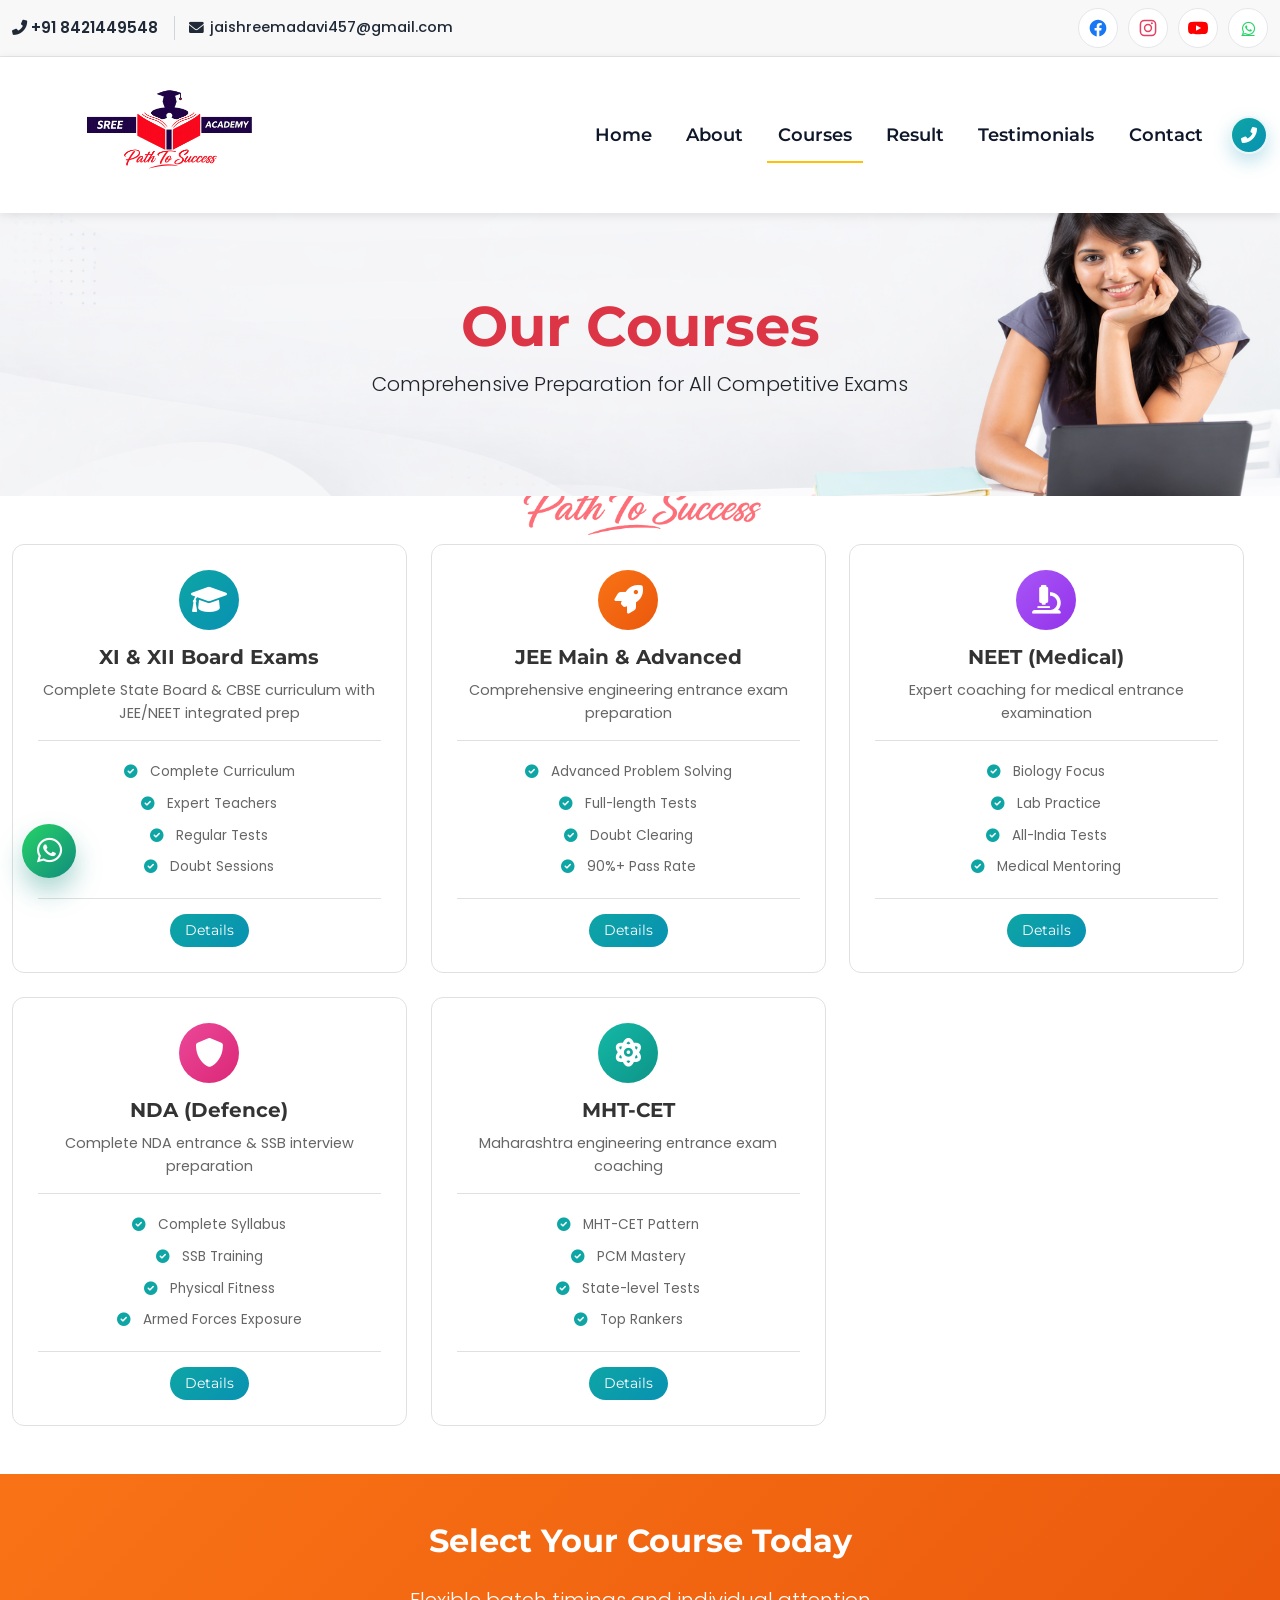
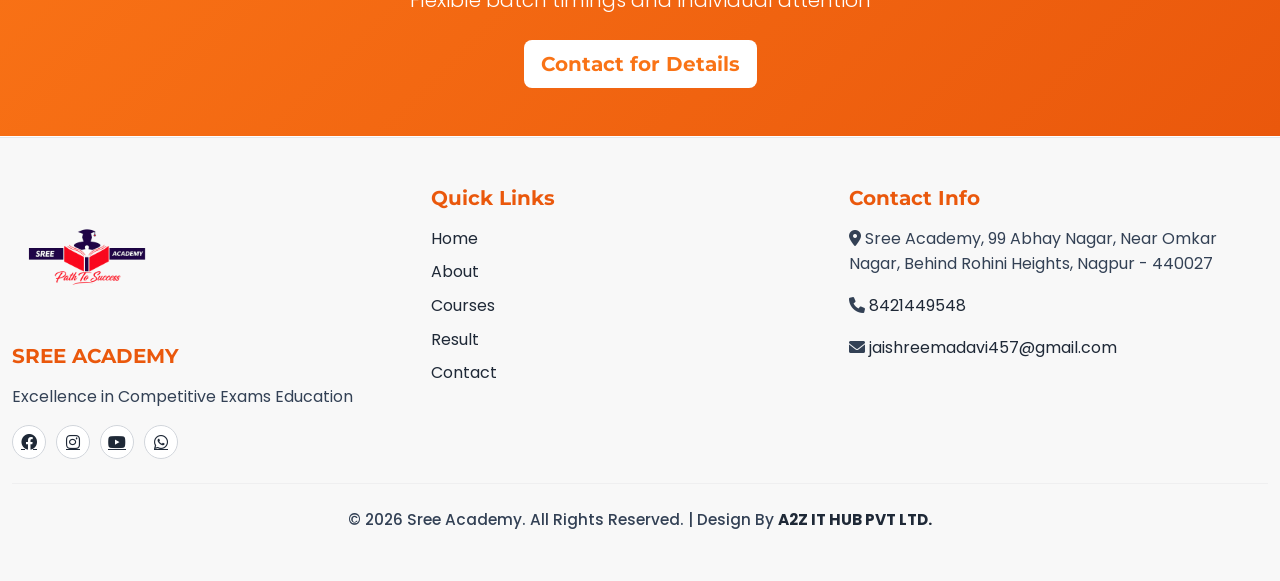
<file: courses.html>
<!DOCTYPE html>
<html lang="en">
<head>
    <meta charset="UTF-8">
    <meta name="viewport" content="width=device-width, initial-scale=1.0">
    <title>Sree Academy - Excellence in Competitive Exams</title>
    <meta name="description" content="Sree Academy Nagpur offers expert coaching for JEE, NEET, NDA, MHT-CET and XI-XII board exams with proven results and experienced faculty.">
    <meta name="keywords" content="Sree Academy, Nagpur coaching classes, JEE coaching, NEET coaching, NDA coaching, MHT-CET coaching, XI XII board coaching, Top Coaching classes, Competetive Exam Classes, Best coaching class in nagpur">
    <meta name="author" content="Sree Academy">
    <meta name="robots" content="index, follow">
    <meta name="theme-color" content="#0891b2">
    <link rel="icon" href="https://sree.academy/images/logo.png" type="image/png">
    <meta property="og:type" content="website">
    <meta property="og:site_name" content="Sree Academy">
    <meta property="og:title" content="Sree Academy - Excellence in Competitive Exams">
    <meta property="og:description" content="Top coaching institute in Nagpur for JEE, NEET, NDA, MHT-CET and board exam preparation.">
    <meta property="og:image" content="https://sree.academy/images/logo.png">
    <meta property="og:url" content="https://sree.academy/">
    <meta name="twitter:card" content="summary_large_image">
    <meta name="twitter:title" content="Sree Academy - Excellence in Competitive Exams">
    <meta name="twitter:description" content="Top coaching institute in Nagpur for JEE, NEET, NDA, MHT-CET and board exam preparation.">
    <meta name="twitter:image" content="https://sree.academy/images/logo.png">
    <link href="https://cdn.jsdelivr.net/npm/bootstrap@5.3.0/dist/css/bootstrap.min.css" rel="stylesheet">
    <link rel="stylesheet" href="https://cdnjs.cloudflare.com/ajax/libs/font-awesome/6.0.0/css/all.min.css">
    <link rel="stylesheet" href="https://cdnjs.cloudflare.com/ajax/libs/animate.css/4.1.1/animate.min.css"/>
    <link rel="stylesheet" href="style.css">
    <link rel="sitemap" type="application/xml" title="Sitemap" href="https://sree.academy/sitemap.xml">
</head>
<body>
    <div class="topbar">
        <div class="container d-flex justify-content-between align-items-center">
            <div class="topbar-contact-group d-flex align-items-center">
                <a href="tel:8421449548" class="topbar-phone">
                    <i class="fas fa-phone-alt"></i> +91 8421449548
                </a>
                <a href="mailto:jaishreemadavi457@gmail.com" class="topbar-email d-none d-lg-inline-flex align-items-center">
                    <i class="fas fa-envelope"></i> jaishreemadavi457@gmail.com
                </a>
            </div>
            <div class="topbar-social">
                <a href="https://www.facebook.com/people/Sree-Academy/100064267625722/" aria-label="Facebook" target="_blank" rel="noopener">
                    <svg viewBox="0 0 24 24" fill="currentColor" xmlns="http://www.w3.org/2000/svg">
                        <path d="M22 12.07C22 6.48 17.52 2 12 2S2 6.48 2 12.07c0 5.06 3.66 9.25 8.44 10v-7.02H7.9v-2.98h2.54V9.8c0-2.52 1.49-3.91 3.78-3.91 1.1 0 2.24.2 2.24.2v2.47h-1.26c-1.24 0-1.63.77-1.63 1.56v1.87h2.77l-.44 2.98h-2.33V22c4.78-.75 8.44-4.94 8.44-9.93z"/>
                    </svg>
                </a>
                <a href="https://www.instagram.com/sreeacademynagpur?fbclid=IwY2xjawRYBLBleHRuA2FlbQIxMABicmlkETFBY000VGtSdURwZVhnZ011c3J0YwZhcHBfaWQQMjIyMDM5MTc4ODIwMDg5MgABHtf_1U4NNZwCFz04O--H8MwcOaoCJsrpDc30HOuI-zel5xycUgUHH２seK9nU_aem_x3gZC5ZszUU6pcmF7y3v5g" aria-label="Instagram" target="_blank" rel="noopener">
                    <svg viewBox="0 0 24 24" fill="currentColor" xmlns="http://www.w3.org/2000/svg">
                        <path d="M7.75 2h8.5A5.75 5.75 0 0122 7.75v8.5A5.75 5.75 0 0116.25 22h-8.5A5.75 5.75 0 012 16.25v-8.5A5.75 5.75 0 017.75 2zm0 1.8A3.95 3.95 0 003.8 7.75v8.5a3.95 3.95 0 003.95 3.95h8.5a3.95 3.95 0 003.95-3.95v-8.5a3.95 3.95 0 00-3.95-3.95h-8.5zm8.9 1.35a1.2 1.2 0 110 2.4 1.2 1.2 0 010-2.4zM12 7a5 5 0 110 10 5 5 0 010-10zm0 1.8a3.2 3.2 0 100 6.4 3.2 3.2 0 000-6.4z"/>
                    </svg>
                </a>
                <a href="https://www.youtube.com/" aria-label="YouTube" target="_blank" rel="noopener">
                    <svg viewBox="0 0 24 24" fill="currentColor" xmlns="http://www.w3.org/2000/svg">
                        <path d="M23.5 7.1a3 3 0 00-2.1-2.1C19.5 4.5 12 4.5 12 4.5s-7.5 0-9.4.5A3 3 0 00.5 7.1 31.2 31.2 0 000 12a31.2 31.2 0 00.5 4.9 3 3 0 002.1 2.1c1.9.5 9.4.5 9.4.5s7.5 0 9.4-.5a3 3 0 002.1-2.1A31.2 31.2 0 0024 12a31.2 31.2 0 00-.5-4.9zM9.6 15.2V8.8L15.8 12l-6.2 3.2z"/>
                    </svg>
                </a>
                <a href="https://wa.me/918421449548?text=Hello%20Shree%20Academy%2C%20I%20would%20like%20information%20about%20admission." aria-label="WhatsApp" target="_blank" rel="noopener">
                    <i class="fab fa-whatsapp"></i>
                </a>
            </div>
        </div>
    </div>

    <nav class="navbar navbar-expand-lg navbar-light sticky-top" style="background-color: #ffffff;">
        <div class="container">
            <a class="navbar-brand d-flex align-items-center" href="index.html">
                <img src="images/logo.png" alt="Shree Academy Logo" class="me-2 site-logo">
            </a>
            <button class="navbar-toggler" type="button" data-bs-toggle="collapse" data-bs-target="#navbarNav">
                <span class="navbar-toggler-icon"></span>
            </button>
            <div class="collapse navbar-collapse" id="navbarNav">
                <ul class="navbar-nav ms-auto">
                    <li class="nav-item"><a class="nav-link" href="index.html">Home</a></li>
                    <li class="nav-item"><a class="nav-link" href="about.html">About</a></li>
                    <li class="nav-item"><a class="nav-link active" href="courses.html">Courses</a></li>
                    <li class="nav-item"><a class="nav-link" href="result.html">Result</a></li>
                    <li class="nav-item"><a class="nav-link" href="results.html">Testimonials</a></li>
                    <li class="nav-item"><a class="nav-link" href="contact.html">Contact</a></li>
                    <li class="nav-item d-none d-lg-flex nav-call-item"><a class="nav-call-link" href="tel:8421449548" aria-label="Call Shree Academy"><i class="fas fa-phone-alt"></i></a></li>
                </ul>
            </div>
        </div>
    </nav>

    <section class="page-banner" style="background:  url('images/baneer_image.png') center center / cover no-repeat;">
        <div class="container">
            <h1 class="display-4 fw-bold text-danger">Our Courses</h1>
            <p class="lead text-dark">Comprehensive Preparation for All Competitive Exams</p>
        </div>
    </section>

    <section class="py-5">
        <div class="container">
            <div class="row g-4">
                <div class="col-md-6 col-lg-4">
                    <div class="course-card animate__animated animate__fadeInUp">
                        <div class="course-icon" style="background: linear-gradient(135deg, #0ea5a5 0%, #0891b2 100%);"><i class="fas fa-graduation-cap"></i></div>
                        <h5>XI & XII Board Exams</h5>
                        <p class="small">Complete State Board & CBSE curriculum with JEE/NEET integrated prep</p>
                        <ul class="check-list">
                            <li><i class="fas fa-check-circle"></i> Complete Curriculum</li>
                            <li><i class="fas fa-check-circle"></i> Expert Teachers</li>
                            <li><i class="fas fa-check-circle"></i> Regular Tests</li>
                            <li><i class="fas fa-check-circle"></i> Doubt Sessions</li>
                        </ul>
                        <a href="course-xi-xii.html" class="btn btn-sm btn-custom">Details</a>
                    </div>
                </div>

                <div class="col-md-6 col-lg-4">
                    <div class="course-card animate__animated animate__fadeInUp" style="animation-delay: 0.1s;">
                        <div class="course-icon" style="background: linear-gradient(135deg, #f97316 0%, #ea580c 100%);"><i class="fas fa-rocket"></i></div>
                        <h5>JEE Main & Advanced</h5>
                        <p class="small">Comprehensive engineering entrance exam preparation</p>
                        <ul class="check-list">
                            <li><i class="fas fa-check-circle"></i> Advanced Problem Solving</li>
                            <li><i class="fas fa-check-circle"></i> Full-length Tests</li>
                            <li><i class="fas fa-check-circle"></i> Doubt Clearing</li>
                            <li><i class="fas fa-check-circle"></i> 90%+ Pass Rate</li>
                        </ul>
                        <a href="course-jee.html" class="btn btn-sm btn-custom">Details</a>
                    </div>
                </div>

                <div class="col-md-6 col-lg-4">
                    <div class="course-card animate__animated animate__fadeInUp" style="animation-delay: 0.2s;">
                        <div class="course-icon" style="background: linear-gradient(135deg, #a855f7 0%, #9333ea 100%);"><i class="fas fa-microscope"></i></div>
                        <h5>NEET (Medical)</h5>
                        <p class="small">Expert coaching for medical entrance examination</p>
                        <ul class="check-list">
                            <li><i class="fas fa-check-circle"></i> Biology Focus</li>
                            <li><i class="fas fa-check-circle"></i> Lab Practice</li>
                            <li><i class="fas fa-check-circle"></i> All-India Tests</li>
                            <li><i class="fas fa-check-circle"></i> Medical Mentoring</li>
                        </ul>
                        <a href="course-neet.html" class="btn btn-sm btn-custom">Details</a>
                    </div>
                </div>

                <div class="col-md-6 col-lg-4">
                    <div class="course-card animate__animated animate__fadeInUp" style="animation-delay: 0.3s;">
                        <div class="course-icon" style="background: linear-gradient(135deg, #ec4899 0%, #db2777 100%);"><i class="fas fa-shield-alt"></i></div>
                        <h5>NDA (Defence)</h5>
                        <p class="small">Complete NDA entrance & SSB interview preparation</p>
                        <ul class="check-list">
                            <li><i class="fas fa-check-circle"></i> Complete Syllabus</li>
                            <li><i class="fas fa-check-circle"></i> SSB Training</li>
                            <li><i class="fas fa-check-circle"></i> Physical Fitness</li>
                            <li><i class="fas fa-check-circle"></i> Armed Forces Exposure</li>
                        </ul>
                        <a href="course-nda.html" class="btn btn-sm btn-custom">Details</a>
                    </div>
                </div>

                <div class="col-md-6 col-lg-4">
                    <div class="course-card animate__animated animate__fadeInUp" style="animation-delay: 0.4s;">
                        <div class="course-icon" style="background: linear-gradient(135deg, #14b8a6 0%, #0d9488 100%);"><i class="fas fa-atom"></i></div>
                        <h5>MHT-CET</h5>
                        <p class="small">Maharashtra engineering entrance exam coaching</p>
                        <ul class="check-list">
                            <li><i class="fas fa-check-circle"></i> MHT-CET Pattern</li>
                            <li><i class="fas fa-check-circle"></i> PCM Mastery</li>
                            <li><i class="fas fa-check-circle"></i> State-level Tests</li>
                            <li><i class="fas fa-check-circle"></i> Top Rankers</li>
                        </ul>
                        <a href="course-mht-cet.html" class="btn btn-sm btn-custom">Details</a>
                    </div>
                </div>
            </div>
        </div>
    </section>

    <section class="py-5 text-white" style="background: linear-gradient(135deg, #f97316 0%, #ea580c 100%);">
        <div class="container text-center">
            <h2 class="fw-bold mb-4">Select Your Course Today</h2>
            <p class="lead mb-4">Flexible batch timings and individual attention</p>
            <a href="contact.html" class="btn btn-lg fw-bold" style="background-color: white; color: #f97316;">Contact for Details</a>
        </div>
    </section>

    <footer class="site-footer text-white py-5">
        <div class="container">
            <div class="row g-4 align-items-start">
                <div class="col-md-4">
                    <div class="footer-brand d-flex align-items-center mb-3">
                        <img src="images/logo.png" alt="Shree Academy Logo" class="footer-logo me-2">
                        <h5 class="fw-bold mb-0">SREE ACADEMY</h5>
                    </div>
                    <p class="mb-3">Excellence in Competitive Exams Education</p>
                    <div class="social-links">
                        <a href="https://www.facebook.com/people/Sree-Academy/100064267625722/" aria-label="Facebook" target="_blank" rel="noopener"><i class="fab fa-facebook"></i></a>
                        <a href="https://www.instagram.com/sreeacademynagpur?fbclid=IwY2xjawRYBLBleHRuA2FlbQIxMABicmlkETFBY000VGtSdURwZVhnZ011c3J0YwZhcHBfaWQQMjIyMDM5MTc4ODIwMDg5MgABHtf_1U4NNZwCFz04O--H8MwcOaoCJsrpDc30HOuI-zel5xycUgUHH２seK9nU_aem_x3gZC5ZszUU6pcmF7y3v5g" aria-label="Instagram" target="_blank" rel="noopener"><i class="fab fa-instagram"></i></a>
                        <a href="https://www.youtube.com/" aria-label="YouTube" target="_blank" rel="noopener"><i class="fab fa-youtube"></i></a>
                        <a href="https://wa.me/918421449548?text=Hello%20Shree%20Academy%2C%20I%20would%20like%20information%20about%20admission." aria-label="WhatsApp" target="_blank" rel="noopener"><i class="fab fa-whatsapp"></i></a>
                    </div>
                </div>
                <div class="col-md-4">
                    <h5 class="fw-bold mb-3 footer-title">Quick Links</h5>
                    <ul class="list-unstyled">
                        <li><a href="index.html" class="text-decoration-none text-light">Home</a></li>
                        <li><a href="about.html" class="text-decoration-none text-light">About</a></li>
                        <li><a href="courses.html" class="text-decoration-none text-light">Courses</a></li>
                        <li><a href="result.html" class="text-decoration-none text-light">Result</a></li>
                        <li><a href="contact.html" class="text-decoration-none text-light">Contact</a></li>
                    </ul>
                </div>
               <div class="col-md-4">
                    <h5 class="fw-bold mb-3 footer-title">Contact Info</h5>
                    <p><i class="fas fa-map-marker-alt"></i> Sree Academy, 99 Abhay Nagar, Near Omkar Nagar, Behind Rohini Heights, Nagpur - 440027</p>
                    <p><i class="fas fa-phone"></i> <a href="tel:8421449548" class="text-light text-decoration-none">8421449548</a></p>
                    <p><i class="fas fa-envelope"></i> <a href="mailto:jaishreemadavi457@gmail.com" class="text-light text-decoration-none">jaishreemadavi457@gmail.com</a></p>
                </div>
            </div>
            <hr class="my-4">
            <div class="text-center">
                <p class="footer-copy">&copy; 2026 Sree Academy. All Rights Reserved. | Design By <a href="https://a2zithub.org/" target="_blank" rel="noopener">A2Z IT HUB PVT LTD.</a></p>
            </div>
        </div>
    </footer>

    <script src="https://cdn.jsdelivr.net/npm/bootstrap@5.3.0/dist/js/bootstrap.bundle.min.js"></script>
    <script src="script.js"></script>
</body>
</html>
</file>
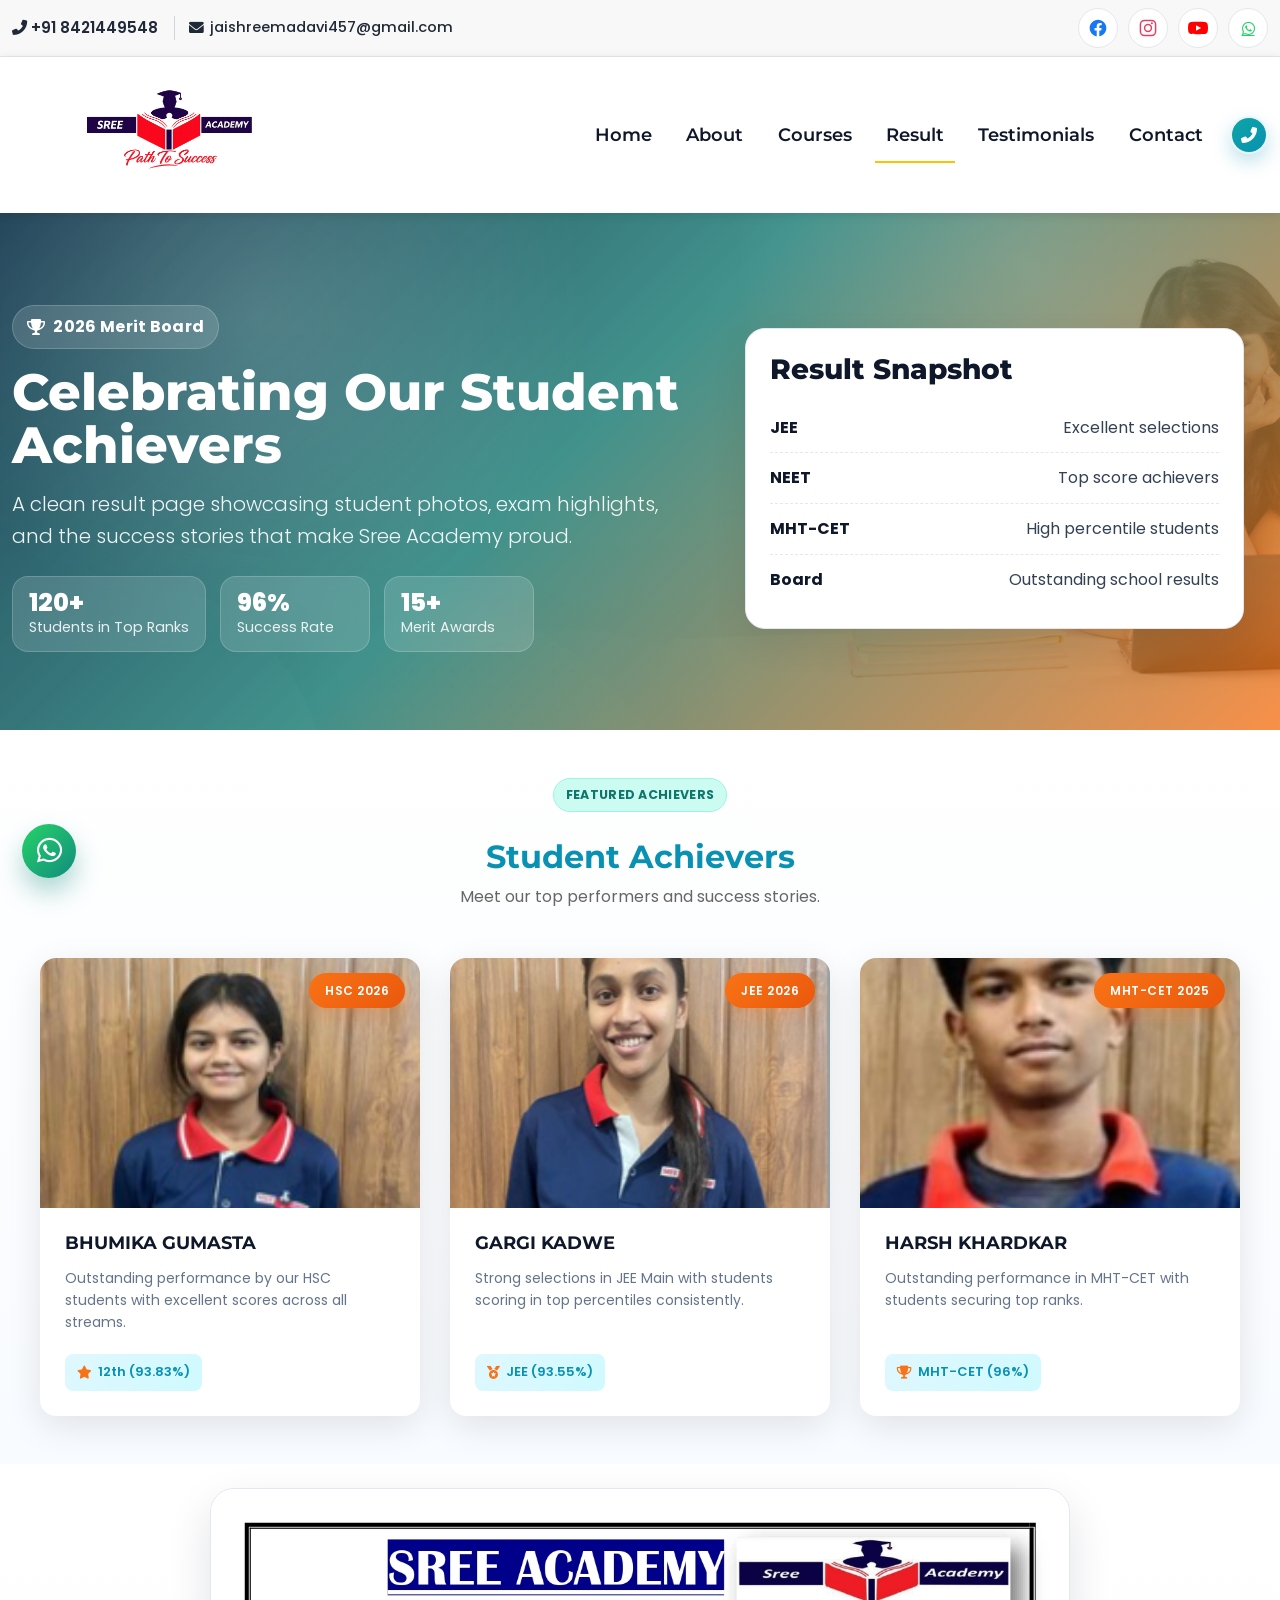
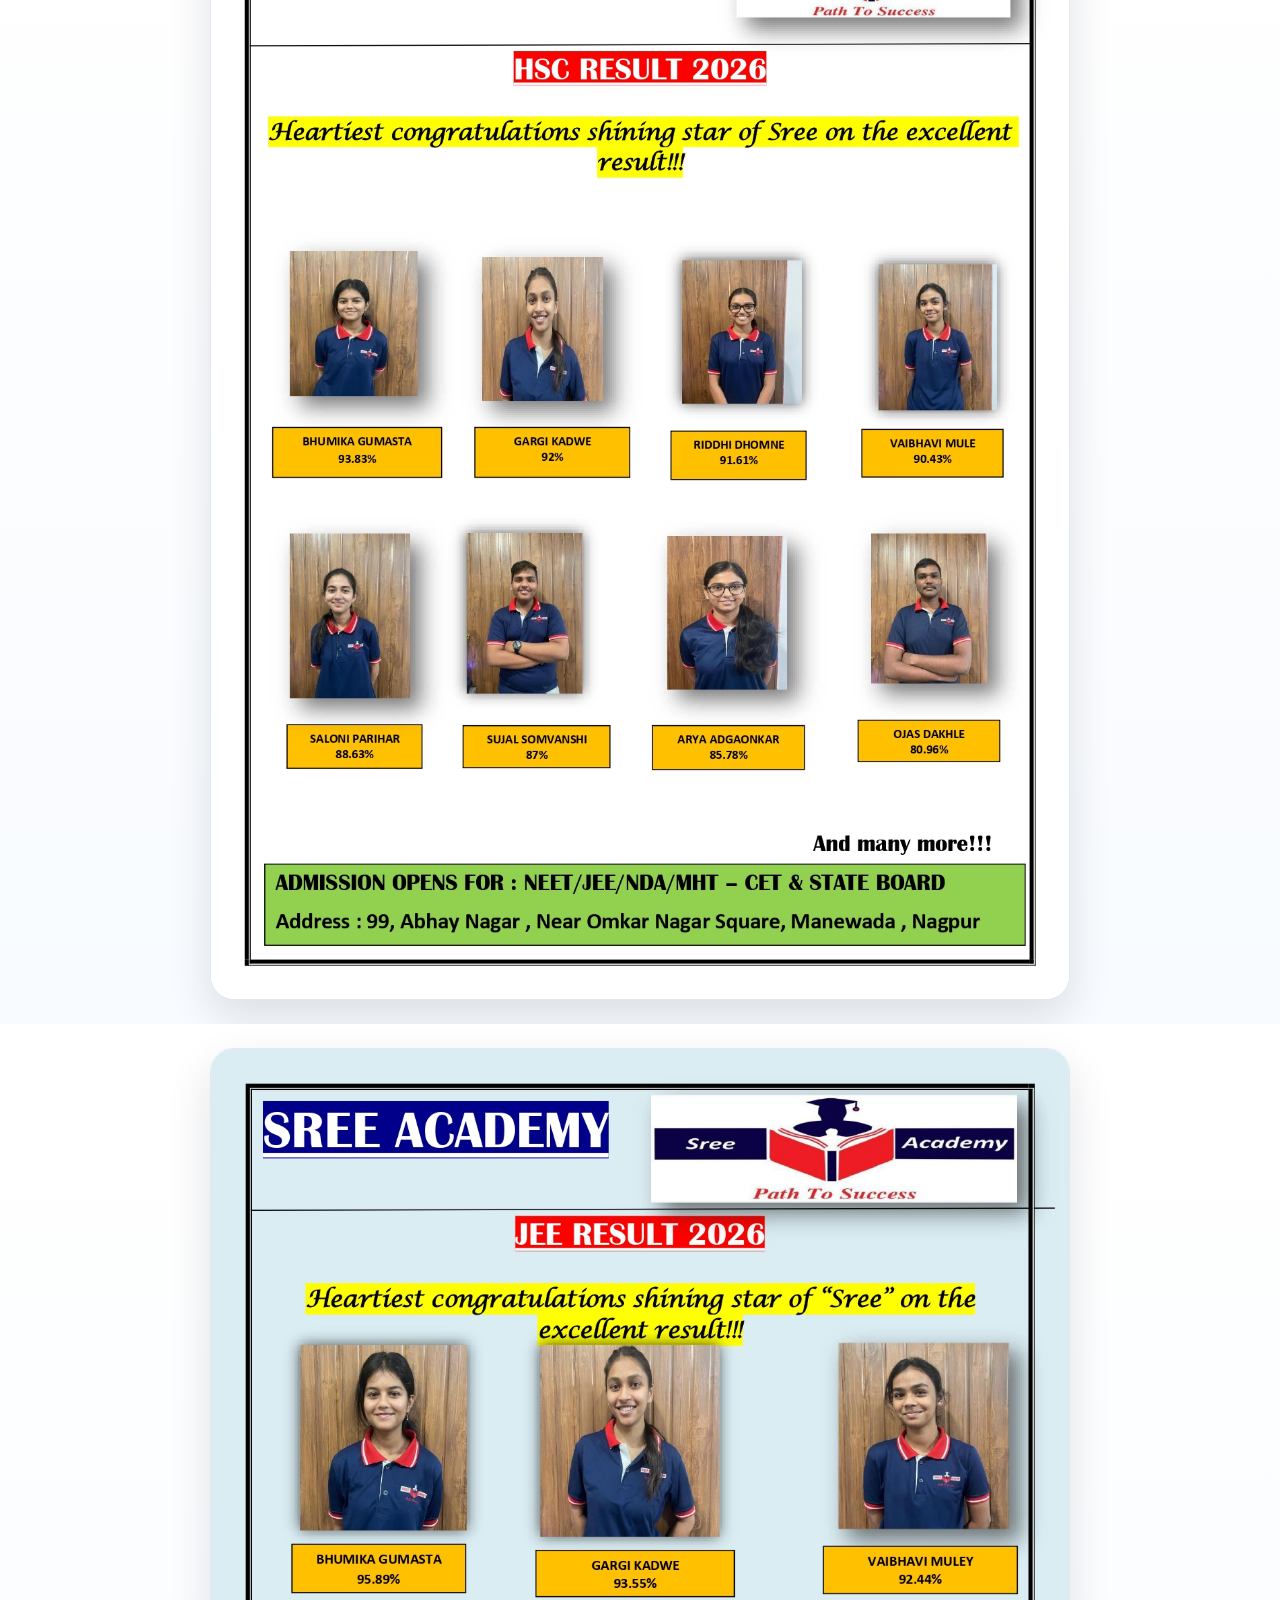
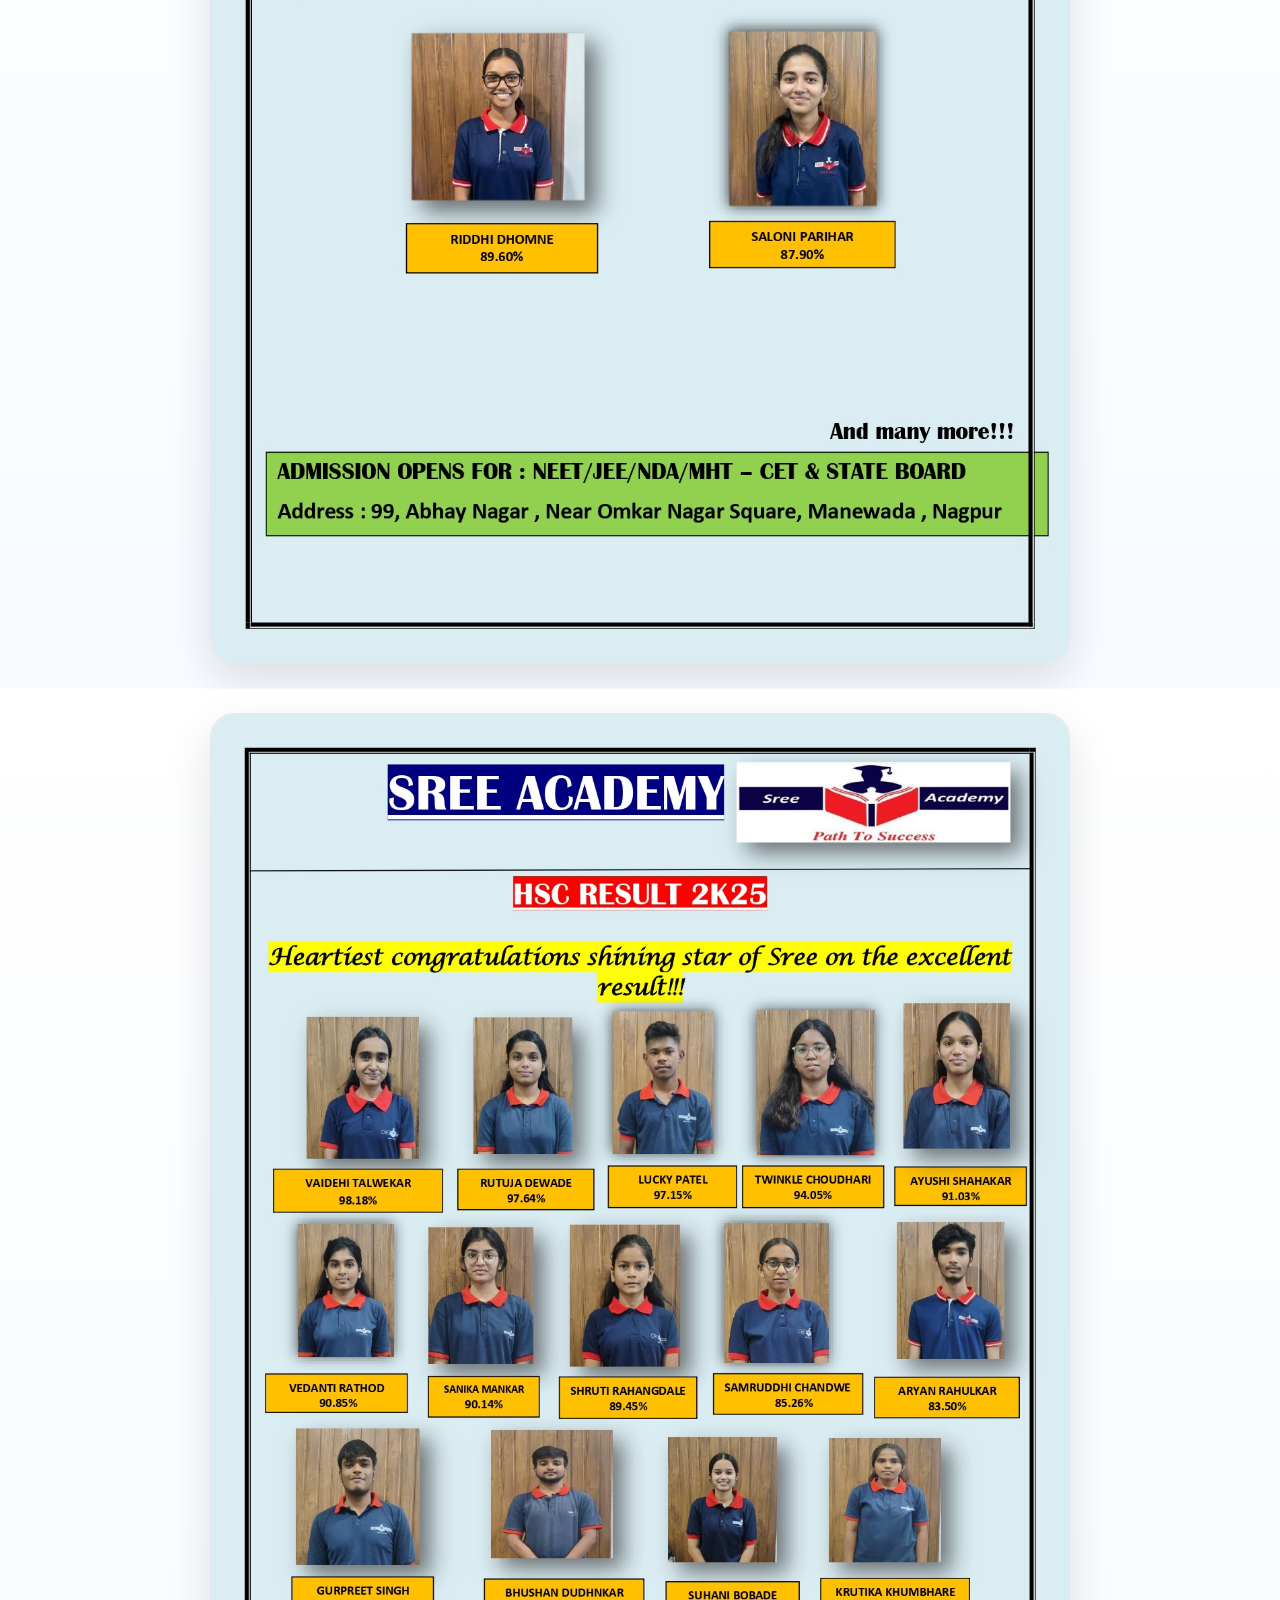
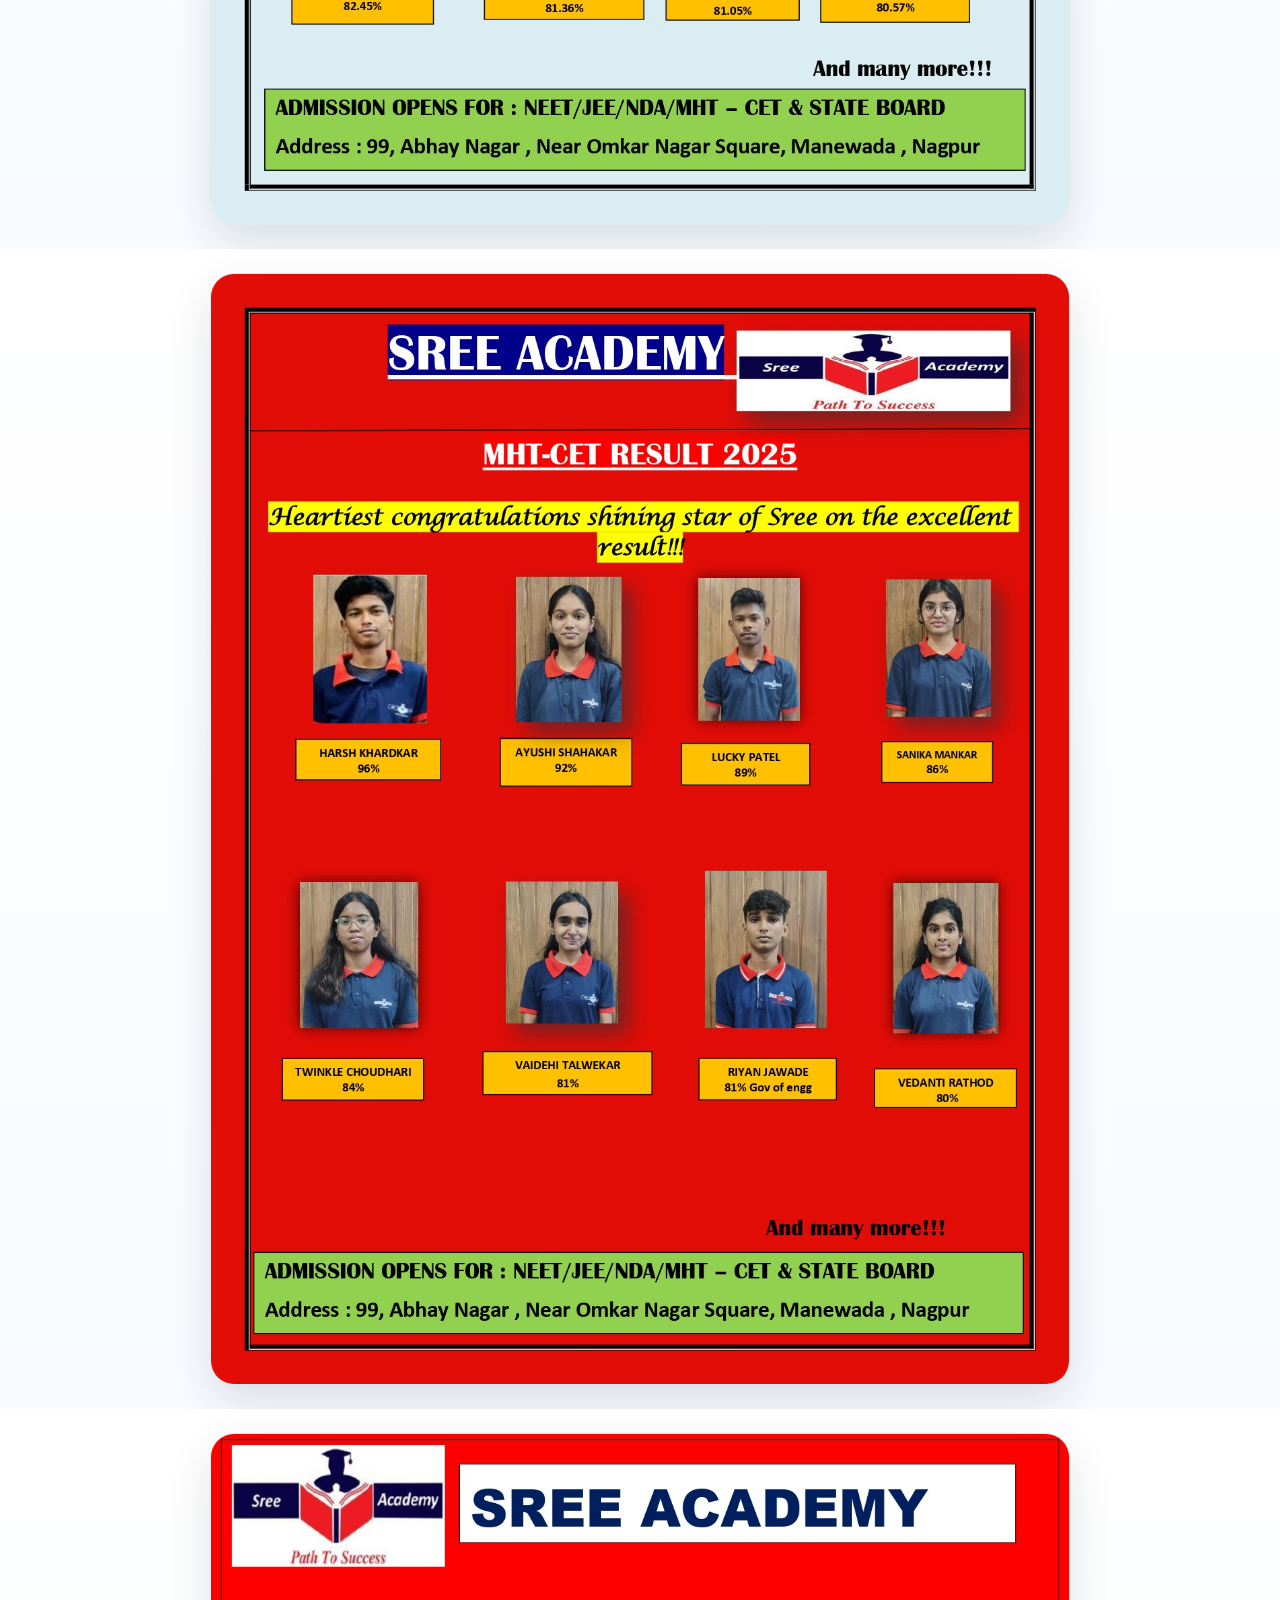
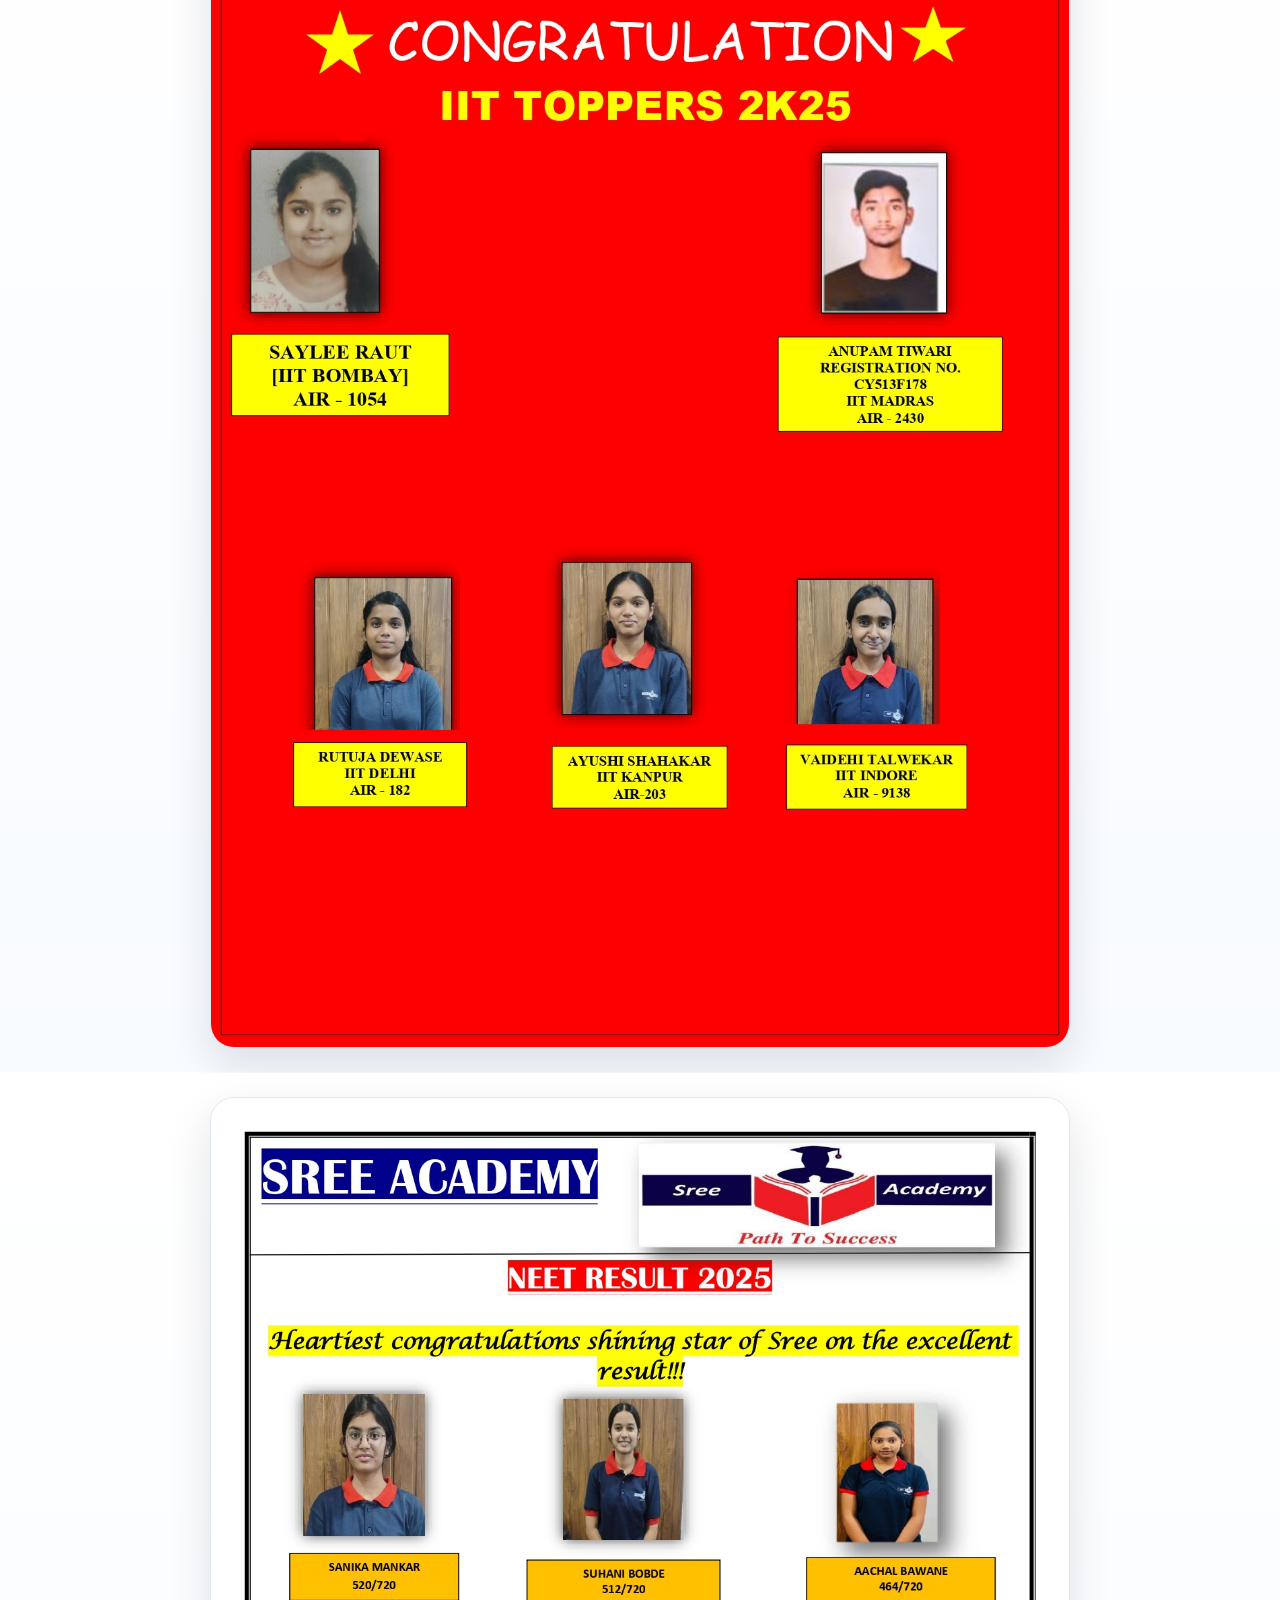
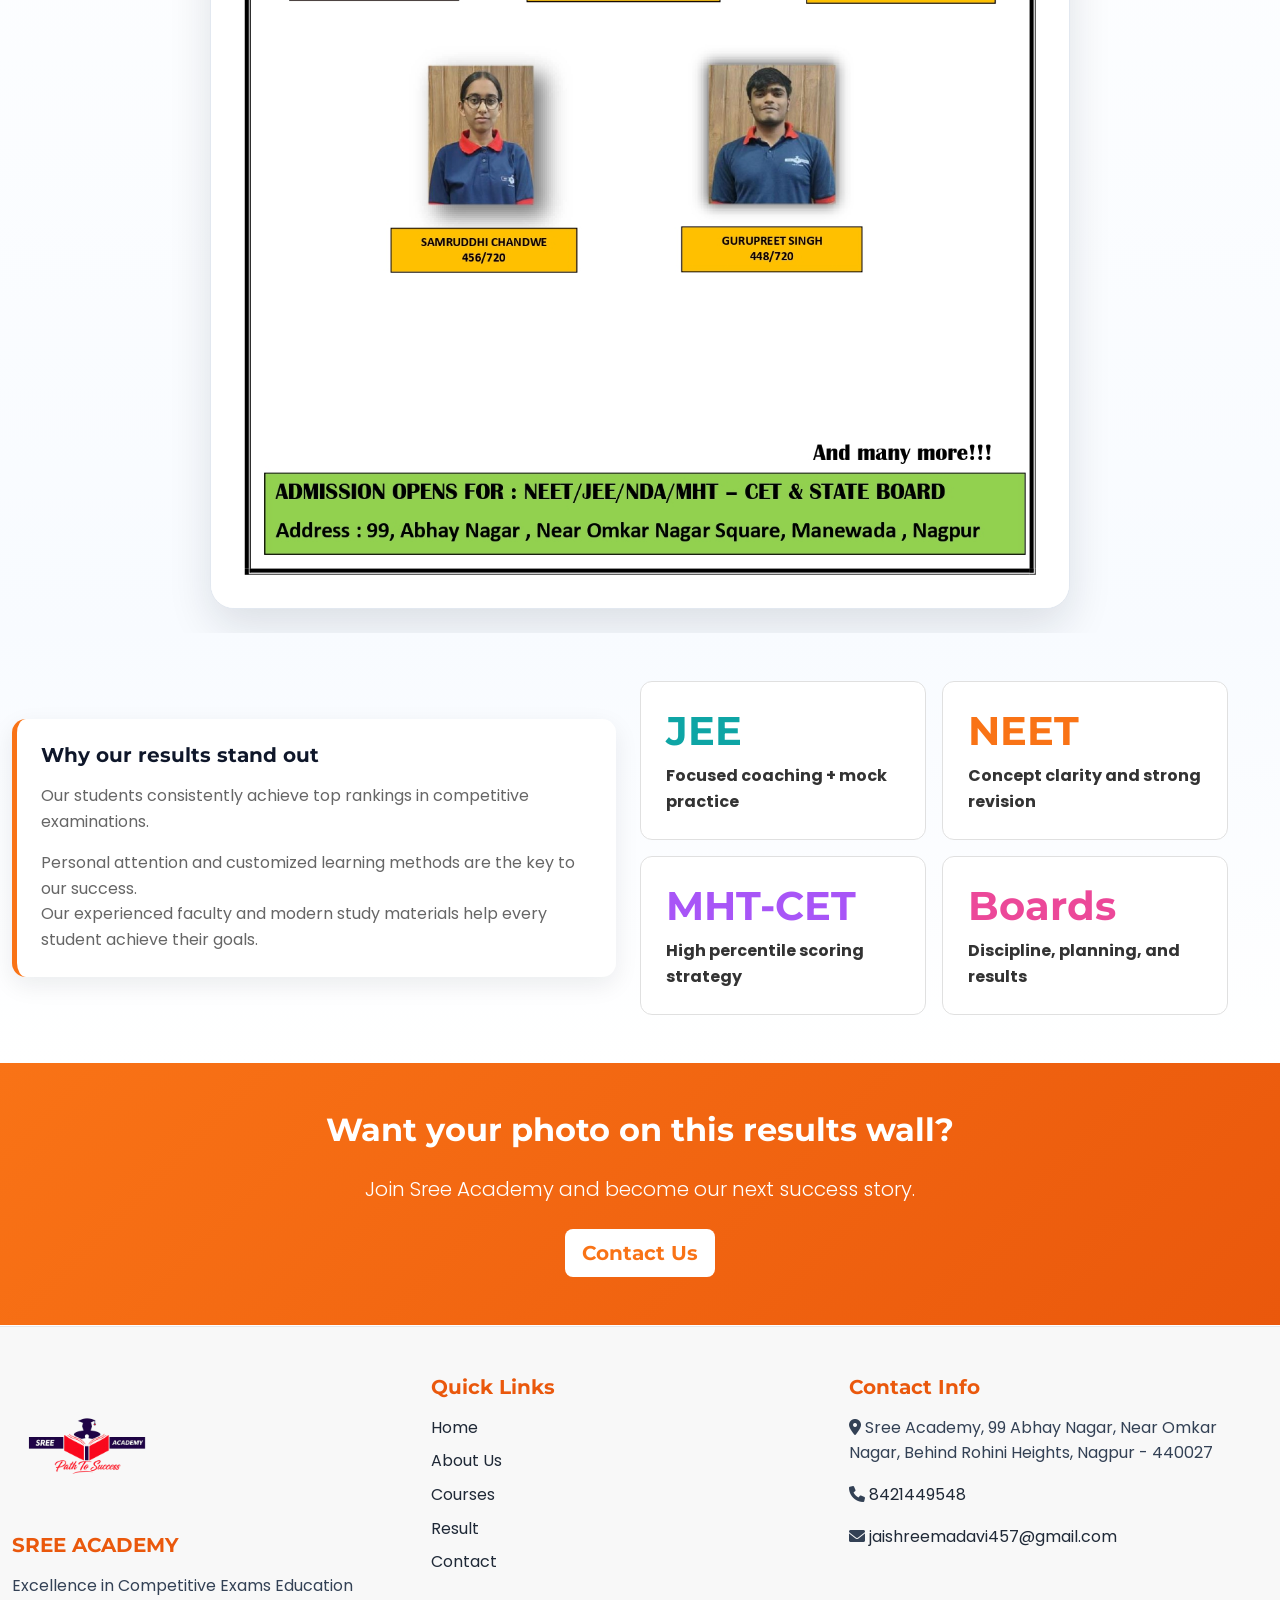
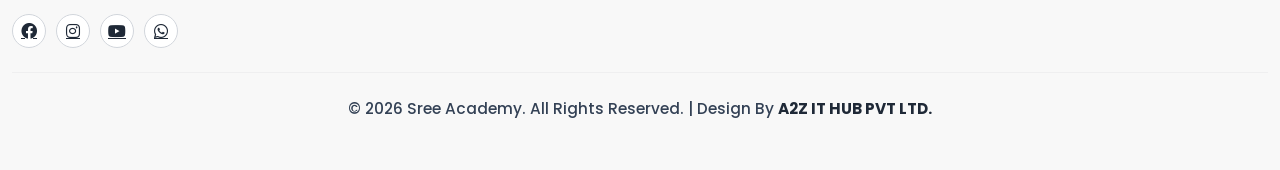
<file: result.html>
<!DOCTYPE html>
<html lang="en">
<head>
   <meta charset="UTF-8">
    <meta name="viewport" content="width=device-width, initial-scale=1.0">
    <title>Sree Academy - Excellence in Competitive Exams</title>
    <meta name="description" content="Sree Academy Nagpur offers expert coaching for JEE, NEET, NDA, MHT-CET and XI-XII board exams with proven results and experienced faculty.">
    <meta name="keywords" content="Sree Academy, Nagpur coaching classes, JEE coaching, NEET coaching, NDA coaching, MHT-CET coaching, XI XII board coaching, Top Coaching classes, Competetive Exam Classes, Best coaching class in nagpur">
    <meta name="author" content="Sree Academy">
    <meta name="robots" content="index, follow">
    <meta name="theme-color" content="#0891b2">
    <link rel="icon" href="https://sree.academy/images/logo.png" type="image/png">
    <meta property="og:type" content="website">
    <meta property="og:site_name" content="Sree Academy">
    <meta property="og:title" content="Sree Academy - Excellence in Competitive Exams">
    <meta property="og:description" content="Top coaching institute in Nagpur for JEE, NEET, NDA, MHT-CET and board exam preparation.">
    <meta property="og:image" content="https://sree.academy/images/logo.png">
    <meta property="og:url" content="https://sree.academy/">
    <meta name="twitter:card" content="summary_large_image">
    <meta name="twitter:title" content="Sree Academy - Excellence in Competitive Exams">
    <meta name="twitter:description" content="Top coaching institute in Nagpur for JEE, NEET, NDA, MHT-CET and board exam preparation.">
    <meta name="twitter:image" content="https://sree.academy/images/logo.png">
    <link href="https://cdn.jsdelivr.net/npm/bootstrap@5.3.0/dist/css/bootstrap.min.css" rel="stylesheet">
    <link rel="stylesheet" href="https://cdnjs.cloudflare.com/ajax/libs/font-awesome/6.0.0/css/all.min.css">
    <link rel="stylesheet" href="https://cdnjs.cloudflare.com/ajax/libs/animate.css/4.1.1/animate.min.css"/>
    <link rel="stylesheet" href="style.css">
   <link rel="sitemap" type="application/xml" title="Sitemap" href="https://sree.academy/sitemap.xml">
</head>
<body>
    <div class="topbar">
        <div class="container d-flex justify-content-between align-items-center">
            <div class="topbar-contact-group d-flex align-items-center">
                <a href="tel:8421449548" class="topbar-phone">
                    <i class="fas fa-phone-alt"></i> +91 8421449548
                </a>
                <a href="mailto:jaishreemadavi457@gmail.com" class="topbar-email d-none d-lg-inline-flex align-items-center">
                    <i class="fas fa-envelope"></i> jaishreemadavi457@gmail.com
                </a>
            </div>
            <div class="topbar-social">
                <a href="https://www.facebook.com/people/Sree-Academy/100064267625722/" aria-label="Facebook" target="_blank" rel="noopener">
                    <svg viewBox="0 0 24 24" fill="currentColor" xmlns="http://www.w3.org/2000/svg">
                        <path d="M22 12.07C22 6.48 17.52 2 12 2S2 6.48 2 12.07c0 5.06 3.66 9.25 8.44 10v-7.02H7.9v-2.98h2.54V9.8c0-2.52 1.49-3.91 3.78-3.91 1.1 0 2.24.2 2.24.2v2.47h-1.26c-1.24 0-1.63.77-1.63 1.56v1.87h2.77l-.44 2.98h-2.33V22c4.78-.75 8.44-4.94 8.44-9.93z"/>
                    </svg>
                </a>
                <a href="https://www.instagram.com/sreeacademynagpur" aria-label="Instagram" target="_blank" rel="noopener">
                    <svg viewBox="0 0 24 24" fill="currentColor" xmlns="http://www.w3.org/2000/svg">
                        <path d="M7.75 2h8.5A5.75 5.75 0 0122 7.75v8.5A5.75 5.75 0 0116.25 22h-8.5A5.75 5.75 0 012 16.25v-8.5A5.75 5.75 0 017.75 2zm0 1.8A3.95 3.95 0 003.8 7.75v8.5a3.95 3.95 0 003.95 3.95h8.5a3.95 3.95 0 003.95-3.95v-8.5a3.95 3.95 0 00-3.95-3.95h-8.5zm8.9 1.35a1.2 1.2 0 110 2.4 1.2 1.2 0 010-2.4zM12 7a5 5 0 110 10 5 5 0 010-10zm0 1.8a3.2 3.2 0 100 6.4 3.2 3.2 0 000-6.4z"/>
                    </svg>
                </a>
                <a href="https://www.youtube.com/" aria-label="YouTube" target="_blank" rel="noopener">
                    <svg viewBox="0 0 24 24" fill="currentColor" xmlns="http://www.w3.org/2000/svg">
                        <path d="M23.5 7.1a3 3 0 00-2.1-2.1C19.5 4.5 12 4.5 12 4.5s-7.5 0-9.4.5A3 3 0 00.5 7.1 31.2 31.2 0 000 12a31.2 31.2 0 00.5 4.9 3 3 0 002.1 2.1c1.9.5 9.4.5 9.4.5s7.5 0 9.4-.5a3 3 0 002.1-2.1A31.2 31.2 0 0024 12a31.2 31.2 0 00-.5-4.9zM9.6 15.2V8.8L15.8 12l-6.2 3.2z"/>
                    </svg>
                </a>
                <a href="https://wa.me/918421449548?text=Hello%20Sree%20Academy%2C%20I%20would%20like%20information%20about%20admission." aria-label="WhatsApp" target="_blank" rel="noopener">
                    <i class="fab fa-whatsapp"></i>
                </a>
            </div>
        </div>
    </div>

    <nav class="navbar navbar-expand-lg navbar-light sticky-top" style="background-color: #ffffff;">
        <div class="container">
            <a class="navbar-brand d-flex align-items-center" href="index.html">
                <img src="images/logo.png" alt="Sree Academy Logo" class="me-2 site-logo">
            </a>
            <button class="navbar-toggler" type="button" data-bs-toggle="collapse" data-bs-target="#navbarNav">
                <span class="navbar-toggler-icon"></span>
            </button>
            <div class="collapse navbar-collapse" id="navbarNav">
                <ul class="navbar-nav ms-auto">
                    <li class="nav-item"><a class="nav-link" href="index.html">Home</a></li>
                    <li class="nav-item"><a class="nav-link" href="about.html">About</a></li>
                    <li class="nav-item"><a class="nav-link" href="courses.html">Courses</a></li>
                    <li class="nav-item"><a class="nav-link active" href="result.html">Result</a></li>
                    <li class="nav-item"><a class="nav-link" href="results.html">Testimonials</a></li>
                    <li class="nav-item"><a class="nav-link" href="contact.html">Contact</a></li>
                    <li class="nav-item d-none d-lg-flex nav-call-item"><a class="nav-call-link" href="tel:8421449548" aria-label="Call Sree Academy"><i class="fas fa-phone-alt"></i></a></li>
                </ul>
            </div>
        </div>
    </nav>

    <section class="result-hero">
        <div class="container">
            <div class="row align-items-center g-4">
                <div class="col-lg-7">
                    <div class="result-hero-badge mb-3">
                        <i class="fas fa-trophy"></i>
                        2026 Merit Board
                    </div>
                    <h1 class="mb-3">Celebrating Our Student Achievers</h1>
                    <p class="lead mb-4">A clean result page showcasing student photos, exam highlights, and the success stories that make Sree Academy proud.</p>
                    <div class="result-hero-stats">
                        <div class="result-chip">
                            <span class="value">120+</span>
                            <span class="label">Students in Top Ranks</span>
                        </div>
                        <div class="result-chip">
                            <span class="value">96%</span>
                            <span class="label">Success Rate</span>
                        </div>
                        <div class="result-chip">
                            <span class="value">15+</span>
                            <span class="label">Merit Awards</span>
                        </div>
                    </div>
                </div>
                <div class="col-lg-5">
                    <div class="result-summary animate__animated animate__fadeInUp">
                        <h3 class="mb-3">Result Snapshot</h3>
                        <ul class="result-highlight-list">
                            <li><strong>JEE</strong><span>Excellent selections</span></li>
                            <li><strong>NEET</strong><span>Top score achievers</span></li>
                            <li><strong>MHT-CET</strong><span>High percentile students</span></li>
                            <li><strong>Board</strong><span>Outstanding school results</span></li>
                        </ul>
                    </div>
                </div>
            </div>
        </div>
    </section>

    <section class="py-5 results-slider-section">
        <div class="container">
            <div class="text-center mb-5">
                <span class="faq-pill">Featured Achievers</span>
                <h2 class="fw-bold mt-3 mb-2" style="color: #0891b2;">Student Achievers</h2>
                <p class="text-muted mb-0">Meet our top performers and success stories.</p>
            </div>

            <div class="achievers-cards-grid">
                <!-- Card 1 -->
                <div class="achiever-card">
                    <div class="achiever-image-container">
                        <img src="images/hsc2026.png" alt="HSC Result 2026" class="achiever-image">
                        <div class="achiever-badge">HSC 2026</div>
                    </div>
                    <div class="achiever-content">
                        <h4 class="achiever-title">BHUMIKA GUMASTA</h4>
                        <p class="achiever-text">Outstanding performance by our HSC students with excellent scores across all streams.</p>
                        <div class="achiever-stats">
                            <span class="stat-item">
                                <i class="fas fa-star"></i> 12th (93.83%)
                            </span>
                        </div>
                    </div>
                </div>

                <!-- Card 2 -->
                <div class="achiever-card">
                    <div class="achiever-image-container">
                        <img src="images/jee2026.png" alt="JEE Result 2026" class="achiever-image">
                        <div class="achiever-badge">JEE 2026</div>
                    </div>
                    <div class="achiever-content">
                        <h4 class="achiever-title">GARGI KADWE</h4>
                        <p class="achiever-text">Strong selections in JEE Main with students scoring in top percentiles consistently.</p>
                        <div class="achiever-stats">
                            <span class="stat-item">
                                <i class="fas fa-medal"></i> JEE (93.55%)
                            </span>
                        </div>
                    </div>
                </div>

                <!-- Card 3 -->
                <div class="achiever-card">
                    <div class="achiever-image-container">
                        <img src="images/cet2025.png" alt="MHT-CET 2025 Result" class="achiever-image">
                        <div class="achiever-badge">MHT-CET 2025</div>
                    </div>
                    <div class="achiever-content">
                        <h4 class="achiever-title">HARSH KHARDKAR</h4>
                        <p class="achiever-text">Outstanding performance in MHT-CET with students securing top ranks.</p>
                        <div class="achiever-stats">
                            <span class="stat-item">
                                <i class="fas fa-trophy"></i> MHT-CET (96%)
                            </span>
                        </div>
                    </div>
                </div>
            </div>
        </div>
    </section>

    <section class="py-4 result-poster-section">
        <div class="container">
            <div class="result-poster-frame">
                <img src="images/2026 hsc result_page-0001.jpg" alt="HSC Result 2026 poster" class="img-fluid result-poster-image">
            </div>
        </div>
    </section>
    <section class="py-4 result-poster-section">
        <div class="container">
            <div class="result-poster-frame">
                <img src="images/JEE RESULT 2026_page-0001.jpg" alt="JEE Result 2026 poster" class="img-fluid result-poster-image">
            </div>
        </div>
    </section>
    <section class="py-4 result-poster-section">
        <div class="container">
            <div class="result-poster-frame">
                <img src="images/HSC 2025_page-0001.jpg" alt="HSC 2025 poster" class="img-fluid result-poster-image">
            </div>
        </div>
    </section>
    <section class="py-4 result-poster-section">
        <div class="container">
            <div class="result-poster-frame">
                <img src="images/MHT-CET 2025_page-0001.jpg" alt="HSC Result 2026 poster" class="img-fluid result-poster-image">
            </div>
        </div>
    </section>
    <section class="py-4 result-poster-section">
        <div class="container">
            <div class="result-poster-frame">
                <img src="images/MHT-CET 2024_page-00011.jpg" alt="HSC Result 2026 poster" class="img-fluid result-poster-image">
            </div>
        </div>
    </section>
    <section class="py-4 result-poster-section">
        <div class="container">
            <div class="result-poster-frame">
                <img src="images/NEET 2025_page-0001.jpg" alt="HSC Result 2026 poster" class="img-fluid result-poster-image">
            </div>
        </div>
    </section>
    <section class="py-5" style="background: linear-gradient(180deg, #f8fbff 0%, #ffffff 100%);">
        <div class="container">
            <div class="row g-4 align-items-center">
                <div class="col-lg-6">
                    <div class="testimonial-strip h-100">
                        <h5 class="fw-bold mb-3" style="color:#0f172a;">Why our results stand out</h5>
                        <p class="text-muted mb-3">Our students consistently achieve top rankings in competitive examinations.</p>
                        <p class="text-muted mb-0">Personal attention and customized learning methods are the key to our success.</p>
                        <p class="text-muted mb-0">Our experienced faculty and modern study materials help every student achieve their goals.</p>
                    </div>
                </div>
                <div class="col-lg-6">
                    <div class="row g-3">
                        <div class="col-sm-6">
                            <div class="result-stat h-100">
                                <h3 class="display-6 fw-bold" style="color: #0ea5a5;">JEE</h3>
                                <p class="fw-bold mb-0">Focused coaching + mock practice</p>
                            </div>
                        </div>
                        <div class="col-sm-6">
                            <div class="result-stat h-100">
                                <h3 class="display-6 fw-bold" style="color: #f97316;">NEET</h3>
                                <p class="fw-bold mb-0">Concept clarity and strong revision</p>
                            </div>
                        </div>
                        <div class="col-sm-6">
                            <div class="result-stat h-100">
                                <h3 class="display-6 fw-bold" style="color: #a855f7;">MHT-CET</h3>
                                <p class="fw-bold mb-0">High percentile scoring strategy</p>
                            </div>
                        </div>
                        <div class="col-sm-6">
                            <div class="result-stat h-100">
                                <h3 class="display-6 fw-bold" style="color: #ec4899;">Boards</h3>
                                <p class="fw-bold mb-0">Discipline, planning, and results</p>
                            </div>
                        </div>
                    </div>
                </div>
            </div>
        </div>
    </section>

    <section class="py-5 text-white" style="background: linear-gradient(135deg, #f97316 0%, #ea580c 100%);">
        <div class="container text-center">
            <h2 class="fw-bold mb-4">Want your photo on this results wall?</h2>
            <p class="lead mb-4">Join Sree Academy and become our next success story.</p>
            <a href="contact.html" class="btn btn-lg fw-bold" style="background-color: white; color: #f97316;">Contact Us</a>
        </div>
    </section>

    <footer class="site-footer text-white py-5">
        <div class="container">
            <div class="row g-4">
                <div class="col-md-4">
                    <div class="footer-brand d-flex align-items-center mb-3">
                        <img src="images/logo.png" alt="Sree Academy Logo" class="footer-logo me-2">
                        <h5 class="fw-bold mb-0">SREE ACADEMY</h5>
                    </div>
                    <p class="mb-3">Excellence in Competitive Exams Education</p>
                    <div class="social-links">
                        <a href="https://www.facebook.com/people/Sree-Academy/100064267625722/" aria-label="Facebook" target="_blank" rel="noopener"><i class="fab fa-facebook"></i></a>
                        <a href="https://www.instagram.com/sreeacademynagpur" aria-label="Instagram" target="_blank" rel="noopener"><i class="fab fa-instagram"></i></a>
                        <a href="https://www.youtube.com/" aria-label="YouTube" target="_blank" rel="noopener"><i class="fab fa-youtube"></i></a>
                        <a href="https://wa.me/918421449548?text=Hello%20Sree%20Academy%2C%20I%20would%20like%20information%20about%20admission." aria-label="WhatsApp" target="_blank" rel="noopener"><i class="fab fa-whatsapp"></i></a>
                    </div>
                </div>
                <div class="col-md-4">
                    <h5 class="fw-bold mb-3 footer-title">Quick Links</h5>
                    <ul class="list-unstyled">
                        <li><a href="index.html" class="text-decoration-none text-light">Home</a></li>
                        <li><a href="about.html" class="text-decoration-none text-light">About Us</a></li>
                        <li><a href="courses.html" class="text-decoration-none text-light">Courses</a></li>
                        <li><a href="result.html" class="text-decoration-none text-light">Result</a></li>
                        <li><a href="contact.html" class="text-decoration-none text-light">Contact</a></li>
                    </ul>
                </div>
                <div class="col-md-4">
                    <h5 class="fw-bold mb-3 footer-title">Contact Info</h5>
                    <p><i class="fas fa-map-marker-alt"></i> Sree Academy, 99 Abhay Nagar, Near Omkar Nagar, Behind Rohini Heights, Nagpur - 440027</p>
                    <p><i class="fas fa-phone"></i> <a href="tel:8421449548" class="text-light text-decoration-none">8421449548</a></p>
                    <p><i class="fas fa-envelope"></i> <a href="mailto:jaishreemadavi457@gmail.com" class="text-light text-decoration-none">jaishreemadavi457@gmail.com</a></p>
                </div>
            </div>
            <hr class="my-4">
            <div class="text-center">
                <p class="footer-copy">&copy; 2026 Sree Academy. All Rights Reserved. | Design By <a href="https://a2zithub.org/" target="_blank" rel="noopener">A2Z IT HUB PVT LTD.</a></p>
            </div>
        </div>
    </footer>

    <script src="https://cdn.jsdelivr.net/npm/bootstrap@5.3.0/dist/js/bootstrap.bundle.min.js"></script>
    <script src="script.js"></script>
</body>
</html>
</file>
<file: style.css>
@import url('https://fonts.googleapis.com/css2?family=Montserrat:wght@600;700;800&family=Poppins:wght@400;500;600;700&display=swap');

/* ===== Fresh & Modern CSS for Sree Academy ===== */

:root {
    --teal: #0ea5a5;
    --teal-dark: #0891b2;
    --orange: #f97316;
    --orange-dark: #ea580c;
    --purple: #a855f7;
    --pink: #ec4899;
    --text-dark: #333;
    --text-light: #666;
    --light-bg: #f8f9fa;
}

* {
    margin: 0;
    padding: 0;
    box-sizing: border-box;
}

html {
    scroll-behavior: smooth;
    scroll-padding-top: 110px;
    width: 100%;
    max-width: 100%;
    overflow-x: visible;
}

body {
    font-family: 'Poppins', 'Segoe UI', Tahoma, Geneva, Verdana, sans-serif;
    color: var(--text-dark);
    line-height: 1.6;
    position: relative;
    isolation: isolate;
    width: 100%;
    max-width: 100%;
    overflow-x: hidden;
}

section,
.container,
.container-fluid,
.row {
    max-width: 100%;
}

img,
svg,
video,
iframe,
canvas {
    max-width: 100%;
    height: auto;
}

h1,
h2,
h3,
h4,
h5,
h6,
.navbar .nav-link,
.btn {
    font-family: 'Montserrat', 'Poppins', sans-serif;
}

::selection {
    background: rgba(14, 165, 165, 0.18);
    color: #0f172a;
}

body::before {
    content: '';
    position: fixed;
    inset: 0;
    background-image: url('images/logo.png');
    background-repeat: no-repeat;
    background-position: center 50%;
    background-size: min(48vw, 500px);
    opacity: 0.6;
    pointer-events: none;
    z-index: -1;
    /* filter: grayscale(100%) contrast(1.15); */
}

/* ===== Navigation ===== */
.topbar {
    background: #f8f8f8;
    color: #1f2937;
    font-size: 0.95rem;
    padding: 8px 0;
    border-bottom: 1px solid #e5e7eb;
}

.topbar-phone {
    color: #1f2937;
    text-decoration: none;
    font-weight: 600;
}

.topbar-contact-group {
    gap: 16px;
}

.topbar-email {
    color: #1f2937;
    text-decoration: none;
    font-weight: 500;
    font-size: 0.92rem;
    gap: 6px;
    border-left: 1px solid #d1d5db;
    padding-left: 14px;
}

.topbar-phone:hover {
    color: var(--teal-dark);
}

.topbar-email:hover {
    color: var(--teal-dark);
}

.topbar-social {
    display: flex;
    align-items: center;
    gap: 10px;
}

.topbar-social a {
    width: 40px;
    height: 40px;
    border-radius: 50%;
    background: #ffffff;
    border: 1px solid #e5e7eb;
    color: #334155;
    display: inline-flex;
    align-items: center;
    justify-content: center;
    transition: all 0.25s ease;
}

.topbar-social a[aria-label="Facebook"] {
    color: #1877F2;
}

.topbar-social a[aria-label="Instagram"] {
    color: #E4405F;
}

.topbar-social a[aria-label="YouTube"] {
    color: #FF0000;
}

.topbar-social a[aria-label="WhatsApp"] {
    color: #25D366;
}

.topbar-social a[aria-label="Facebook"]:hover {
    background: #1877F2;
    color: #ffffff;
    border-color: #1877F2;
    transform: translateY(-2px);
}

.topbar-social a[aria-label="Instagram"]:hover {
    background: #E4405F;
    color: #ffffff;
    border-color: #E4405F;
    transform: translateY(-2px);
}

.topbar-social a[aria-label="YouTube"]:hover {
    background: #FF0000;
    color: #ffffff;
    border-color: #FF0000;
    transform: translateY(-2px);
}

.topbar-social a[aria-label="WhatsApp"]:hover {
    background: #25D366;
    color: #ffffff;
    border-color: #25D366;
    transform: translateY(-2px);
}

.topbar-social svg {
    width: 20px;
    height: 20px;
}

.topbar-social i {
    font-size: 15px;
}

.navbar {
    box-shadow: 0 2px 10px rgba(0, 0, 0, 0.1);
    transition: all 0.3s ease;
}

.navbar.sticky-top {
    position: -webkit-sticky;
    position: sticky;
    top: 0 !important;
    z-index: 1200;
    background-color: #ffffff;
}

.site-logo {
    height: 130px;
    width: auto;
}

@media (min-width: 768px) {
    .navbar .navbar-brand {
        margin-left: 20px;
    }
}

@media (min-width: 992px) {
    .navbar .navbar-brand {
        margin-left: 40px;
    }
}

@media (min-width: 1200px) {
    .navbar .navbar-brand {
        margin-left: 60px;
    }
}

.navbar .navbar-collapse {
    justify-content: flex-end;
}

.navbar-nav {
    align-items: center;
}

.nav-link {
    position: relative;
    transition: all 0.3s ease;
    margin: 0 6px;
    font-size: 1.15rem;
    font-weight: 600;
    color: #0f172a !important;
    padding: 0.8rem 0.7rem !important;
}

.nav-link::after {
    content: '';
    position: absolute;
    bottom: 0;
    left: 0;
    width: 0;
    height: 2px;
    background-color: #ffc107;
    transition: width 0.3s ease;
}

.nav-link:hover::after,
.nav-link.active::after {
    width: 100%;
}

.nav-call-item {
    margin-left: 10px;
    align-items: center;
}

.nav-call-link {
    width: 38px;
    height: 38px;
    border-radius: 50%;
    aspect-ratio: 1 / 1;
    display: inline-flex;
    align-items: center;
    justify-content: center;
    text-decoration: none;
    color: #ffffff;
    background: linear-gradient(135deg, #0ea5a5 0%, #0891b2 100%);
    border: 2px solid rgba(255, 255, 255, 0.9);
    box-shadow: 0 8px 18px rgba(8, 145, 178, 0.25);
    transition: transform 0.25s ease, box-shadow 0.25s ease;
    animation: navCallPulse 2s ease-in-out infinite;
}

.nav-call-link:hover {
    color: #ffffff;
    transform: translateY(-2px);
    box-shadow: 0 12px 24px rgba(8, 145, 178, 0.32);
}

.back-to-top-btn {
    position: fixed;
    right: 22px;
    bottom: 22px;
    width: 46px;
    height: 46px;
    border: 0;
    border-radius: 50%;
    display: inline-flex;
    align-items: center;
    justify-content: center;
    background: linear-gradient(135deg, #ff6a2b 0%, #ea580c 100%);
    color: #ffffff;
    font-size: 1rem;
    box-shadow: 0 14px 26px rgba(234, 88, 12, 0.35);
    cursor: pointer;
    z-index: 1100;
    opacity: 0;
    visibility: hidden;
    pointer-events: none;
    transform: translateY(10px) scale(0.9);
    transition: opacity 0.28s ease, transform 0.28s ease, visibility 0.28s ease, box-shadow 0.25s ease;
}

.back-to-top-btn.show {
    opacity: 1;
    visibility: visible;
    pointer-events: auto;
    transform: translateY(0) scale(1);
}

.back-to-top-btn:hover {
    transform: translateY(-2px) scale(1.03);
    box-shadow: 0 16px 30px rgba(234, 88, 12, 0.4);
}

.back-to-top-btn:focus-visible {
    outline: 3px solid rgba(255, 255, 255, 0.95);
    outline-offset: 2px;
}

.whatsapp-float-btn {
    position: fixed;
    left: 22px;
    bottom: 22px;
    width: 54px;
    height: 54px;
    border-radius: 50%;
    display: inline-flex;
    align-items: center;
    justify-content: center;
    text-decoration: none;
    color: #ffffff;
    background: linear-gradient(135deg, #25d366 0%, #128c7e 100%);
    box-shadow: 0 14px 26px rgba(18, 140, 126, 0.35);
    z-index: 1100;
    transition: transform 0.25s ease, box-shadow 0.25s ease, filter 0.25s ease;
    animation: whatsappPulse 2.2s ease-in-out infinite;
}

.whatsapp-float-btn i {
    font-size: 1.8rem;
    line-height: 1;
}

.whatsapp-float-btn:hover {
    color: #ffffff;
    transform: translateY(-2px) scale(1.04);
    box-shadow: 0 18px 32px rgba(18, 140, 126, 0.42);
    filter: brightness(1.02);
}

.whatsapp-float-btn:focus-visible {
    outline: 3px solid rgba(255, 255, 255, 0.95);
    outline-offset: 2px;
}

@keyframes navCallPulse {
    0%,
    100% {
        box-shadow: 0 8px 18px rgba(8, 145, 178, 0.25);
        transform: scale(1);
    }
    50% {
        box-shadow: 0 10px 24px rgba(8, 145, 178, 0.4);
        transform: scale(1.07);
    }
}

@keyframes whatsappPulse {
    0%,
    100% {
        box-shadow: 0 14px 26px rgba(18, 140, 126, 0.35);
        transform: scale(1);
    }
    50% {
        box-shadow: 0 18px 34px rgba(18, 140, 126, 0.48);
        transform: scale(1.06);
    }
}

/* ===== Scroll Reveal Animation ===== */
.reveal-on-scroll {
    opacity: 0;
    transform: translateY(36px);
    transition: opacity 0.8s ease, transform 0.8s cubic-bezier(0.22, 1, 0.36, 1), box-shadow 0.3s ease;
    will-change: opacity, transform;
}

.reveal-on-scroll.reveal-visible {
    opacity: 1;
    transform: translateY(0);
}

.reveal-on-scroll.reveal-from-left {
    transform: translateX(-36px);
}

.reveal-on-scroll.reveal-from-right {
    transform: translateX(36px);
}

.reveal-on-scroll.reveal-from-left.reveal-visible,
.reveal-on-scroll.reveal-from-right.reveal-visible {
    transform: translateX(0);
}

.reveal-delay-1 { transition-delay: 0.08s; }
.reveal-delay-2 { transition-delay: 0.16s; }
.reveal-delay-3 { transition-delay: 0.24s; }
.reveal-delay-4 { transition-delay: 0.32s; }

.reveal-scale {
    opacity: 0;
    transform: translateY(28px) scale(0.96);
}

.reveal-scale.reveal-visible {
    opacity: 1;
    transform: translateY(0) scale(1);
}

.reveal-zoom {
    opacity: 0;
    transform: scale(1.06);
    filter: saturate(0.95);
}

.reveal-zoom.reveal-visible {
    opacity: 1;
    transform: scale(1);
    filter: saturate(1);
}

.reveal-fade {
    opacity: 0;
    transform: none;
}

.reveal-fade.reveal-visible {
    opacity: 1;
    transform: none;
}

@media (max-width: 768px) {
    .reveal-on-scroll,
    .reveal-on-scroll.reveal-from-left,
    .reveal-on-scroll.reveal-from-right {
        transform: translateY(20px);
    }

    .reveal-on-scroll.reveal-visible,
    .reveal-on-scroll.reveal-from-left.reveal-visible,
    .reveal-on-scroll.reveal-from-right.reveal-visible {
        transform: translateY(0);
    }

    .reveal-scale,
    .reveal-scale.reveal-visible {
        transform: translateY(0) scale(1);
    }

    .reveal-zoom,
    .reveal-zoom.reveal-visible {
        transform: none;
    }
}

@media (prefers-reduced-motion: reduce) {
    html {
        scroll-behavior: auto;
    }

    .reveal-on-scroll,
    .reveal-on-scroll.reveal-visible,
    .reveal-on-scroll.reveal-from-left,
    .reveal-on-scroll.reveal-from-right {
        opacity: 1;
        transform: none;
        transition: none;
    }

    .reveal-scale,
    .reveal-scale.reveal-visible,
    .reveal-zoom,
    .reveal-zoom.reveal-visible,
    .reveal-fade,
    .reveal-fade.reveal-visible {
        opacity: 1;
        transform: none;
        filter: none;
        transition: none;
    }
}

/* ===== Hero Slider ===== */
.hero-slider {
    min-height: 600px;
    position: relative;
    overflow: hidden;
}



.carousel-item {
    min-height: 600px;
    display: flex !important;
    align-items: center;
    background-size: cover;
    background-position: center;
    position: relative;
    will-change: background-position;
}

@media (min-width: 992px) {
    .hero-slider {
        min-height: 480px;
    }

    .carousel-item {
        min-height: 480px;
    }

    .carousel-item .display-4 {
        font-size: 3rem;
    }

    .carousel-item .lead {
        font-size: 1.15rem;
    }

    .carousel-item .fa-8x {
        font-size: 6rem;
    }
}

.slide-1 {
    background: #0ea5a5 url('images/home_slider.png') center center / cover no-repeat;
}

.slide-2 {
    background: #f97316 url('https://images.unsplash.com/photo-1434030216411-0b793f4b4173?auto=format&fit=crop&w=1600&q=80') center center / cover no-repeat;
}

.slide-3 {
    background: #a855f7 url('https://images.unsplash.com/photo-1523240795612-9a054b0db644?auto=format&fit=crop&w=1600&q=80') center center / cover no-repeat;
}

.slide-overlay {
    position: absolute;
    top: 0;
    left: 0;
    right: 0;
    bottom: 0;
    background: rgba(0, 0, 0, 0.5);
    transition: opacity 0.25s ease;
}

.carousel-indicators [data-bs-target] {
    background-color: rgba(255, 255, 255, 0.5);
    border-radius: 10px;
    width: 12px;
    height: 12px;
}

.carousel-indicators .active {
    background-color: white;
}

.carousel-control-prev,
.carousel-control-next {
    width: 50px;
    height: 50px;
    top: 50%;
    transform: translateY(-50%);
    background: rgba(255, 255, 255, 0.3);
    border-radius: 50%;
    opacity: 0.7;
    transition: all 0.3s ease;
}

.carousel-control-prev:hover,
.carousel-control-next:hover {
    background: rgba(255, 255, 255, 0.5);
    opacity: 1;
}

/* ===== Page Banner ===== */
.page-banner {
    padding: 80px 0 !important;
    color: white;
    text-align: center;
}

.page-banner h1 {
    animation: slideInDown 0.6s ease-out;
}

.page-banner p {
    animation: slideInUp 0.6s ease-out;
}

/* ===== Cards ===== */
.why-card {
    padding: 30px 20px;
    border-radius: 15px;
    background: white;
    border: 1px solid #e0e0e0;
    transition: all 0.3s ease;
    height: 100%;
    text-align: center;
    animation: fadeInUp 0.6s ease-out forwards;
    opacity: 0;
}

.why-card:nth-child(1) { animation-delay: 0.1s; }
.why-card:nth-child(2) { animation-delay: 0.2s; }
.why-card:nth-child(3) { animation-delay: 0.3s; }

.why-card:hover {
    transform: translateY(-10px);
    box-shadow: 0 10px 30px rgba(0, 0, 0, 0.15);
}

.admission-highlight-section {
    background: linear-gradient(180deg, #ffffff 0%, #f8fbff 100%);
}

.admission-split-card {
    border-radius: 22px;
    overflow: hidden;
    background: #ffffff;
    box-shadow: 0 20px 50px rgba(15, 23, 42, 0.12);
}

.admission-split-image {
    min-height: 420px;
}

.admission-split-image img {
    object-fit: cover;
    width: 100%;
    height: 500px;
    display: block;
}

.admission-split-content {
    padding: 30px;
}

.admission-badge {
    display: inline-block;
    padding: 8px 16px;
    border-radius: 999px;
    background: #e0f2fe;
    color: #0369a1;
    font-weight: 700;
    letter-spacing: 0.02em;
}

.admission-split-content h2 {
    font-size: clamp(2rem, 3vw, 3rem);
    line-height: 1.15;
    color: #0f172a;
}

.admission-split-content p {
    font-size: 1.05rem;
    line-height: 1.8;
}

.admission-btn {
    background: linear-gradient(135deg, #2aa6d9 0%, #0f9ed3 100%);
    color: #ffffff;
    border: none;
    border-radius: 999px;
    padding: 14px 34px;
    box-shadow: 0 12px 24px rgba(42, 166, 217, 0.28);
}

.admission-btn:hover {
    color: #ffffff;
    transform: translateY(-2px);
    box-shadow: 0 16px 30px rgba(42, 166, 217, 0.35);
}

.about-split-section {
    background: #ffffff;
}

.about-split-card {
    background: #ffffff;
    box-shadow: 0 0 0 rgba(0, 0, 0, 0);
}

.about-split-content {
    padding: 24px 18px 24px 0;
    max-width: 620px;
}

.about-eyebrow {
    display: inline-block;
    color: #ff5a1f;
    font-weight: 700;
    letter-spacing: 0.04em;
    font-size: 1rem;
}

.about-split-content h2 {
    font-size: clamp(2.2rem, 4vw, 3.5rem);
    line-height: 1.15;
    color: #0f172a;
    font-weight: 700;
    max-width: 520px;
}

.about-copy {
    font-size: 1.05rem;
    line-height: 1.85;
    color: #334155;
    margin-bottom: 12px;
    text-align: justify;
}

.about-split-image {
    min-height: 350px;
}

.about-split-image img {
    object-fit: cover;
    border-radius: 0;
    display: block;
}

@media (max-width: 991.98px) {
    .about-split-content {
        padding: 0 0 28px;
        max-width: 100%;
    }

    .about-split-image {
        min-height: 320px;
    }
}

@media (max-width: 575.98px) {
    .about-copy {
        font-size: 1rem;
        line-height: 1.75;
    }
}

.icon-box {
    width: 70px;
    height: 70px;
    margin: 0 auto 20px;
    border-radius: 50%;
    display: flex;
    align-items: center;
    justify-content: center;
    font-size: 2rem;
    color: white;
}

/* ===== Course Cards ===== */
.course-card {
    padding: 25px;
    border-radius: 12px;
    background: white;
    border: 1px solid #e0e0e0;
    transition: all 0.3s ease;
    text-align: center;
    height: 100%;
}

.course-card:hover {
    transform: translateY(-8px);
    box-shadow: 0 15px 35px rgba(0, 0, 0, 0.1);
    border-color: var(--teal);
}

.course-icon {
    width: 60px;
    height: 60px;
    margin: 0 auto 15px;
    border-radius: 50%;
    display: flex;
    align-items: center;
    justify-content: center;
    font-size: 1.8rem;
    color: white;
}

.course-card h5 {
    color: var(--text-dark);
    margin-bottom: 10px;
    font-weight: 700;
}

.course-card p {
    color: var(--text-light);
    font-size: 0.9rem;
    margin-bottom: 15px;
}

.check-list {
    list-style: none;
    padding: 15px 0;
    border-top: 1px solid #e0e0e0;
    border-bottom: 1px solid #e0e0e0;
    margin: 15px 0;
}

.check-list li {
    padding: 5px 0;
    font-size: 0.85rem;
    color: var(--text-light);
}

.check-list i {
    color: var(--teal);
    margin-right: 8px;
}

.btn-custom {
    background: linear-gradient(135deg, var(--teal) 0%, var(--teal-dark) 100%);
    color: white !important;
    border: none;
    border-radius: 20px;
    padding: 6px 15px;
    transition: all 0.3s ease;
    text-decoration: none;
}

.btn-custom:hover {
    transform: scale(1.05);
    box-shadow: 0 5px 15px rgba(14, 165, 165, 0.3);
}

/* ===== Statistics ===== */
.stats-section {
    position: relative;
    overflow: hidden;
}

.stat-box {
    padding: 30px 20px;
    animation: fadeInUp 0.6s ease-out forwards;
    opacity: 0;
}

.stat-box:nth-child(1) { animation-delay: 0.1s; }
.stat-box:nth-child(2) { animation-delay: 0.2s; }
.stat-box:nth-child(3) { animation-delay: 0.3s; }
.stat-box:nth-child(4) { animation-delay: 0.4s; }

.stat-box h3 {
    font-size: 2.5rem;
    margin-bottom: 10px;
    animation: countUp 2s ease-out;
}

.stat-box p {
    font-size: 1rem;
    margin: 0;
    opacity: 0.9;
}

/* ===== Result Section ===== */
.result-stat {
    padding: 25px;
    border-radius: 12px;
    background: white;
    border: 1px solid #e0e0e0;
    opacity: 0;
}

.result-card {
    border-radius: 12px;
    overflow: hidden;
    box-shadow: 0 5px 15px rgba(0, 0, 0, 0.1);
    transition: all 0.3s ease;
}

.result-card:hover {
    transform: translateY(-8px);
    box-shadow: 0 15px 35px rgba(0, 0, 0, 0.15);
}

.result-header {
    padding: 20px;
    color: white;
}

.result-body {
    padding: 20px;
    background: white;
}

.result-body p {
    margin-bottom: 8px;
    color: var(--text-dark);
}

.result-hero {
    position: relative;
    padding: 92px 0 78px;
    color: #fff;
    background:
        linear-gradient(135deg, rgba(9, 46, 70, 0.9) 0%, rgba(15, 118, 110, 0.78) 45%, rgba(249, 115, 22, 0.78) 100%),
        url('images/baneer_image.png') center center / cover no-repeat;
    overflow: hidden;
}

.result-hero::before {
    content: "";
    position: absolute;
    inset: 0;
    background: radial-gradient(circle at 20% 20%, rgba(255, 255, 255, 0.16), transparent 30%),
                radial-gradient(circle at 80% 10%, rgba(255, 255, 255, 0.12), transparent 26%);
    pointer-events: none;
}

.result-hero .container {
    position: relative;
    z-index: 1;
}

.result-hero-badge {
    display: inline-flex;
    align-items: center;
    gap: 8px;
    padding: 8px 14px;
    border-radius: 999px;
    background: rgba(255, 255, 255, 0.14);
    border: 1px solid rgba(255, 255, 255, 0.18);
    font-weight: 700;
    letter-spacing: 0.02em;
    backdrop-filter: blur(8px);
}

.result-hero h1 {
    font-size: clamp(2.4rem, 4vw, 4.2rem);
    font-weight: 800;
    line-height: 1.05;
}

.result-hero p {
    max-width: 680px;
    color: rgba(255, 255, 255, 0.92);
}

.result-hero-stats {
    display: flex;
    gap: 14px;
    flex-wrap: wrap;
    margin-top: 24px;
}

.result-chip {
    padding: 12px 16px;
    border-radius: 16px;
    background: rgba(255, 255, 255, 0.14);
    border: 1px solid rgba(255, 255, 255, 0.18);
    backdrop-filter: blur(8px);
    min-width: 150px;
}

.result-chip .value {
    display: block;
    font-size: 1.55rem;
    font-weight: 800;
    line-height: 1.1;
}

.result-chip .label {
    display: block;
    font-size: 0.9rem;
    opacity: 0.88;
}

.result-photo-card {
    border: 0;
    border-radius: 20px;
    overflow: hidden;
    box-shadow: 0 16px 40px rgba(15, 23, 42, 0.12);
    background: #fff;
    height: 100%;
    max-width: 320px;
    transition: transform 0.28s ease, box-shadow 0.28s ease;
}

.result-photo-card:hover {
    transform: translateY(-8px);
    box-shadow: 0 24px 50px rgba(15, 23, 42, 0.18);
}

.result-poster-section {
    background: linear-gradient(180deg, #ffffff 0%, #f8fbff 100%);
}

.result-poster-frame {
    max-width: 980px;
    margin: 0 auto;
    border-radius: 24px;
    overflow: hidden;
    border: 1px solid #e2e8f0;
    box-shadow: 0 18px 44px rgba(15, 23, 42, 0.12);
    background: #ffffff;
}

.result-poster-image {
    width: 100%;
    display: block;
}

@media (min-width: 1200px) {
    .result-poster-frame {
        max-width: 860px;
    }
}

.results-slider-section {
    background: linear-gradient(180deg, #ffffff 0%, #f8fbff 100%);
}

.results-carousel {
    position: relative;
    padding-bottom: 48px;
    max-width: 1120px;
    margin: 0 auto;
}

.results-carousel .carousel-inner {
    overflow: hidden;
}

.results-carousel .carousel-item {
    transition: transform 0.6s ease-in-out;
    padding: 0;
}

.results-carousel .row {
    margin-left: 0;
    margin-right: 0;
    align-items: stretch;
}

.results-carousel .col-md-6,
.results-carousel .col-lg-4 {
    display: flex;
    justify-content: center;
}

.results-carousel-indicators {
    bottom: 0;
    margin-bottom: 0;
}

.results-carousel-indicators [data-bs-target] {
    width: 11px;
    height: 11px;
    border-radius: 50%;
    background-color: #cbd5e1;
}

.results-carousel-indicators .active {
    background-color: #f97316;
}

.results-carousel-control {
    top: 50%;
    transform: translateY(-50%);
    width: 54px;
    height: 54px;
    border-radius: 50%;
    background: linear-gradient(135deg, #0ea5a5 0%, #0891b2 100%);
    opacity: 1;
    box-shadow: 0 14px 30px rgba(8, 145, 178, 0.22);
}

.results-carousel-control:hover {
    background: linear-gradient(135deg, #0d9488 0%, #0284c7 100%);
}

.results-carousel-control.carousel-control-prev {
    left: 6px;
}

.results-carousel-control.carousel-control-next {
    right: 6px;
}

.results-carousel-control .carousel-control-prev-icon,
.results-carousel-control .carousel-control-next-icon {
    width: 1.3rem;
    height: 1.3rem;
}

.result-photo-wrap {
    position: relative;
}

.result-photo-wrap img {
    width: 100%;
    height: 205px;
    object-fit: cover;
    display: block;
}

.result-rank {
    position: absolute;
    top: 16px;
    left: 16px;
    padding: 8px 12px;
    border-radius: 999px;
    background: linear-gradient(135deg, #f97316 0%, #ea580c 100%);
    color: #fff;
    font-size: 0.82rem;
    font-weight: 800;
    letter-spacing: 0.04em;
    text-transform: uppercase;
    box-shadow: 0 12px 24px rgba(234, 88, 12, 0.28);
}

.result-photo-card .card-body {
    padding: 16px 16px 18px;
}

.result-name {
    font-size: 1rem;
    font-weight: 800;
    color: #0f172a;
    margin-bottom: 4px;
}

.result-exam {
    display: inline-flex;
    align-items: center;
    gap: 6px;
    padding: 5px 9px;
    border-radius: 999px;
    background: #ecfeff;
    color: #0f766e;
    font-size: 0.8rem;
    font-weight: 700;
    margin-bottom: 10px;
}

.result-score {
    font-size: 1.25rem;
    font-weight: 800;
    color: #ea580c;
    margin-bottom: 8px;
}

.result-note {
    color: #475569;
    margin-bottom: 0;
    line-height: 1.65;
}

.result-summary {
    background: #ffffff;
    border: 1px solid #e2e8f0;
    border-radius: 20px;
    padding: 24px;
    box-shadow: 0 14px 36px rgba(15, 23, 42, 0.08);
}

.result-summary h3 {
    font-weight: 800;
    color: #0f172a;
}

.result-highlight-list {
    list-style: none;
    padding: 0;
    margin: 0;
}

.result-highlight-list li {
    display: flex;
    justify-content: space-between;
    gap: 16px;
    padding: 12px 0;
    border-bottom: 1px dashed #e5e7eb;
    color: #334155;
}

.result-highlight-list li:last-child {
    border-bottom: 0;
}

.result-highlight-list strong {
    color: #0f172a;
}

@media (max-width: 768px) {
    .result-hero {
        padding: 72px 0 60px;
    }

    .result-photo-wrap img {
        height: 230px;
    }

    .results-carousel-control {
        width: 44px;
        height: 44px;
    }

    .results-carousel-control.carousel-control-prev {
        left: -10px;
    }

    .results-carousel-control.carousel-control-next {
        right: -10px;
    }

    .result-summary {
        padding: 18px;
    }

    .result-poster-frame {
        border-radius: 18px;
        max-width: 100%;
    }
}

@media (min-width: 992px) {
    .results-carousel {
        max-width: 1040px;
    }

    .results-carousel .carousel-item {
        padding: 0;
    }

    .result-photo-card {
        max-width: 280px;
    }

    .result-photo-wrap img {
        height: 190px;
    }
}

/* ===== Testimonials ===== */
.testimonial-card {
    padding: 20px;
    border-radius: 12px;
    background: white;
    border: 1px solid #e0e0e0;
    transition: all 0.3s ease;
}

.testimonial-card:hover {
    transform: translateY(-5px);
    box-shadow: 0 10px 25px rgba(0, 0, 0, 0.1);
}

.testimonial-card .stars i {
    margin-right: 3px;
    font-size: 0.9rem;
}

.testimonial-featured {
    border: 1px solid #e2e8f0;
    box-shadow: 0 8px 24px rgba(15, 23, 42, 0.08);
}

.testimonial-featured:hover {
    transform: translateY(-8px);
    box-shadow: 0 16px 34px rgba(15, 23, 42, 0.14);
}

.testimonial-strip {
    background: #ffffff;
    border-radius: 14px;
    padding: 24px;
    border-left: 5px solid var(--orange);
    box-shadow: 0 8px 24px rgba(15, 23, 42, 0.08);
}

/* ===== Contact ===== */
.contact-form .form-control,
.contact-form .form-select {
    border-radius: 8px;
    border: 2px solid #e0e0e0;
    padding: 10px 15px;
    transition: all 0.3s ease;
}

.contact-form .form-control:focus,
.contact-form .form-select:focus {
    border-color: var(--teal);
    box-shadow: 0 0 0 0.2rem rgba(14, 165, 165, 0.25);
}

.contact-form label {
    color: var(--text-dark);
}

.contact-box {
    display: flex;
    gap: 15px;
    padding: 20px;
    border-radius: 10px;
    border-left: 4px solid var(--teal);
    background: #f8f9fa;
    margin-bottom: 15px;
    transition: all 0.3s ease;
}

.contact-box:hover {
    background: #f0f9ff;
    border-left-color: var(--orange);
}

.contact-box i {
    font-size: 1.5rem;
    color: var(--teal);
    min-width: 30px;
}

.contact-box h5 {
    color: var(--text-dark);
    margin-bottom: 5px;
}

/* ===== Mission Card ===== */
.mission-card {
    padding: 30px;
    border-radius: 12px;
    background: white;
    border: 1px solid #e0e0e0;
    transition: all 0.3s ease;
}

.mission-card:hover {
    box-shadow: 0 10px 25px rgba(0, 0, 0, 0.1);
    transform: translateY(-5px);
}

/* ===== Director Card ===== */
.director-card {
    border-radius: 12px;
    background: white;
    border: 1px solid #e0e0e0;
    box-shadow: 0 5px 15px rgba(0, 0, 0, 0.1);
}

/* ===== Benefit Item ===== */
.benefit-item {
    display: flex;
    gap: 15px;
    padding: 15px;
    border-radius: 10px;
    background: white;
    border: 1px solid #e0e0e0;
    transition: all 0.3s ease;
}

.benefit-item:hover {
    background: #f0f9ff;
    border-color: var(--teal);
    transform: translateX(10px);
}

.benefit-item i {
    font-size: 1.5rem;
    color: var(--teal);
    min-width: 30px;
}

/* ===== Accordion ===== */
.accordion-button {
    background-color: white;
    color: var(--text-dark);
    border: 1px solid #e0e0e0;
    margin-bottom: 10px;
    border-radius: 8px;
    font-weight: 600;
}

.accordion-button:not(.collapsed) {
    background: linear-gradient(135deg, var(--teal) 0%, var(--teal-dark) 100%);
    color: white;
    border-color: var(--teal);
}

.accordion-button:focus {
    box-shadow: 0 0 0 0.25rem rgba(14, 165, 165, 0.25);
}

.accordion-body {
    background-color: rgba(14, 165, 165, 0.05);
    border-radius: 0 0 8px 8px;
}

/* ===== Contact FAQ Modern ===== */

.faq-heading h2 {
    color: #0f766e;
}

.faq-pill {
    display: inline-block;
    font-size: 0.78rem;
    font-weight: 700;
    letter-spacing: 0.3px;
    text-transform: uppercase;
    color: #0f766e;
    background: #ccfbf1;
    border: 1px solid #99f6e4;
    padding: 6px 12px;
    border-radius: 999px;
    margin-bottom: 10px;
}

.faq-modern {
    border-radius: 16px;
}

.faq-modern .accordion-item {
    border: none;
    border-radius: 14px !important;
    overflow: hidden;
    margin-bottom: 14px;
    box-shadow: 0 8px 22px rgba(15, 118, 110, 0.12);
}

.faq-modern .accordion-button {
    margin-bottom: 0;
    border: none;
    border-radius: 14px !important;
    background: #ffffff;
    color: #0f172a;
    font-weight: 700;
    padding: 18px 20px;
    font-size: 1.03rem;
}

.faq-modern .accordion-button span {
    padding-right: 8px;
}

.faq-modern .accordion-button::after {
    width: 1rem;
    height: 1rem;
    background-size: 1rem;
}

.faq-modern .accordion-button:not(.collapsed) {
    background: linear-gradient(135deg, #0ea5a5 0%, #0891b2 100%);
    color: #ffffff;
    box-shadow: none;
}

.faq-modern .accordion-body {
    background: #ffffff;
    border-top: 1px solid #e2e8f0;
    padding: 16px 20px 18px;
    color: #475569;
    line-height: 1.7;
}

/* ===== Footer ===== */
.site-footer {
    background: #f8f8f8;
    color: #1f2937;
    border-top: 1px solid #e5e7eb;
}

.site-footer .footer-logo {
    width: 150px;
    height: 150px;
    object-fit: contain;
    /* border-radius: 10px; */
    /* background: rgba(15, 23, 42, 0.08); */
    padding: 6px;
    margin-right: 0 !important;
    margin-bottom: 8px;
}

.site-footer .footer-brand {
    display: flex;
    flex-direction: column !important;
    align-items: flex-start !important;
}

.site-footer .footer-brand h5,
.site-footer .footer-title {
    color: #ea580c;
}

.site-footer p,
.site-footer li {
    color: #334155;
}

.site-footer ul li {
    margin-bottom: 8px;
}

.site-footer ul li a {
    color: #1f2937 !important;
    transition: color 0.25s ease, transform 0.25s ease;
    display: inline-block;
}

.site-footer p a,
.site-footer a.text-light {
    color: #1f2937 !important;
}

.site-footer ul li a:hover {
    color: #fb923c !important;
    transform: translateX(4px);
}

.site-footer .social-links {
    display: flex;
    gap: 10px;
}

.site-footer .social-links a {
    width: 34px;
    height: 34px;
    border-radius: 50%;
    display: inline-flex;
    align-items: center;
    justify-content: center;
    color: #1f2937;
    background: #ffffff;
    border: 1px solid #d1d5db;
    transition: all 0.25s ease;
}

.site-footer .social-links a:hover {
    transform: translateY(-2px);
    background: #fb923c;
    border-color: #fb923c;
    color: #ffffff;
}

.site-footer hr {
    border-color: rgba(15, 23, 42, 0.14);
}

.footer-copy {
    margin-bottom: 0;
    font-size: 0.96rem;
    font-weight: 500;
    color: #1f2937;
    line-height: 1.6;
    opacity: 1;
    transform: none;
}

.footer-copy a {
    color: #ea580c !important;
    font-weight: 700;
    text-decoration: none;
}

.footer-copy a:hover {
    color: #c2410c !important;
    text-decoration: underline;
}

/* ===== Animations ===== */
@keyframes fadeInUp {
    from {
        opacity: 0;
        transform: translateY(30px);
    .carousel-item {
        will-change: auto;
    }
    .slide-overlay {
        transition: none;
    }
    }
    to {
        opacity: 1;
        transform: translateY(0);
    }
}

@keyframes slideInDown {
    from {
        opacity: 0;
        transform: translateY(-30px);
    }
    to {
        opacity: 1;
        transform: translateY(0);
    }
}

@keyframes slideInUp {
    from {
        opacity: 0;
        transform: translateY(30px);
    }
    to {
        opacity: 1;
        transform: translateY(0);
    }
}

@keyframes countUp {
    from {
        opacity: 0;
    }
    to {
        opacity: 1;
    }
}

/* ===== Responsive ===== */
@media (max-width: 768px) {
    body::before {
        background-position: center 44%;
        background-size: min(64vw, 280px);
        opacity: 0.6;
    }

    .site-logo {
        height: 110px;
    }

    .topbar {
        font-size: 0.85rem;
    }

    .topbar .container {
        gap: 8px;
        flex-wrap: wrap;
        justify-content: center !important;
    }

    .nav-link {
        font-size: 1.02rem;
        padding: 0.55rem 0.35rem !important;
    }

    .hero-slider {
        min-height: 400px;
    }

    .carousel-item {
        min-height: 400px;
    }

    .page-banner {
        padding: 56px 0 !important;
        min-height: 220px;
        display: flex;
        align-items: center;
        justify-content: center;
        background-size: cover !important;
        background-position: 82% center !important;
    }

    .page-banner h1 {
        font-size: 1.8rem;
    }

    .course-card,
    .why-card {
        padding: 20px;
    }

    .contact-box {
        flex-direction: column;
    }

    .site-footer {
        text-align: center;
    }

    .site-footer .footer-brand {
        justify-content: center;
        align-items: center !important;
    }

    .site-footer .social-links {
        justify-content: center;
    }

    .contact-box i {
        min-width: auto;
    }

    .nav-link::after {
        display: none;
    }

    .admission-split-card {
        border-radius: 16px;
    }

    .admission-split-image {
        min-height: auto;
    }

    .admission-split-image img {
        height: auto;
        object-fit: contain;
        object-position: center;
    }

    .admission-split-content {
        padding: 24px 20px;
    }

    .whatsapp-float-btn {
        left: 14px;
        bottom: 14px;
        width: 48px;
        height: 48px;
    }

    .whatsapp-float-btn i {
        font-size: 1.55rem;
    }
}

@media (max-width: 576px) {
    .hero-slider {
        min-height: 300px;
    }

    .carousel-item {
        min-height: 300px;
    }

    .page-banner {
        min-height: 210px;
        padding: 48px 0 !important;
        background-size: cover !important;
        background-position: 88% center !important;
    }

    .page-banner h1 {
        font-size: 1.5rem;
    }

    .page-banner p {
        font-size: 0.95rem;
    }

    .stat-box h3 {
        font-size: 2rem;
    }

    .display-4 {
        font-size: 2rem !important;
    }

    .display-5 {
        font-size: 1.5rem !important;
    }

    .display-6 {
        font-size: 1.2rem !important;
    }
}

/* ===== Utilities ===== */
.opacity-50 {
    opacity: 0.5;
}

.opacity-75 {
    opacity: 0.75;
}

.text-muted {
    color: var(--text-light) !important;
}

/* ===== Scrollbar ===== */
::-webkit-scrollbar {
    width: 8px;
}

::-webkit-scrollbar-track {
    background: #f1f1f1;
}

::-webkit-scrollbar-thumb {
    background: var(--teal);
    border-radius: 10px;
}

::-webkit-scrollbar-thumb:hover {
    background: var(--orange);
}

/* ===== Course Detail Pages ===== */
.course-detail-hero {
    padding: 72px 0;
    color: #fff;
    position: relative;
    overflow: hidden;
}

.course-detail-hero::before {
    content: "";
    position: absolute;
    inset: 0;
    background: radial-gradient(circle at 90% 20%, rgba(255, 255, 255, 0.2), transparent 35%);
}

.course-detail-hero .container {
    position: relative;
    z-index: 1;
}

.theme-teal {
    background: linear-gradient(135deg, #0ea5a5 0%, #0891b2 100%);
}

.theme-orange {
    background: linear-gradient(135deg, #f97316 0%, #ea580c 100%);
}

.theme-purple {
    background: #264921;
}

.theme-pink {
    background: #6b3491;
}

.theme-gold {
    background: #08708d;
}

.course-badge {
    display: inline-block;
    padding: 8px 14px;
    border-radius: 999px;
    background: rgba(255, 255, 255, 0.2);
    font-weight: 700;
    margin-bottom: 14px;
    letter-spacing: 0.2px;
}

.course-detail-hero h1 {
    font-size: 2.4rem;
    font-weight: 800;
    margin-bottom: 8px;
}

.course-detail-hero p {
    font-size: 1.05rem;
    margin: 0;
    opacity: 0.95;
}

.eligibility-bar {
    background: #0f172a;
    color: #fff;
    border-left: 6px solid #f97316;
    border-radius: 10px;
    padding: 14px 16px;
    font-size: 1rem;
}

.detail-panel {
    background: #ffffff;
    border: 1px solid #e5e7eb;
    border-top: 5px solid #0891b2;
    border-radius: 14px;
    padding: 22px;
    box-shadow: 0 8px 24px rgba(2, 132, 199, 0.08);
    height: 100%;
}

.detail-panel.accent-orange {
    border-top-color: #f97316;
    box-shadow: 0 8px 24px rgba(249, 115, 22, 0.12);
}

.detail-panel h3 {
    font-size: 1.35rem;
    margin-bottom: 14px;
    font-weight: 800;
    color: #0f172a;
}

.detail-panel ul {
    list-style: none;
    margin: 0;
    padding: 0;
}

.detail-panel ul li {
    padding: 9px 0;
    border-bottom: 1px dashed #e5e7eb;
    color: #334155;
}

.detail-panel ul li:last-child {
    border-bottom: 0;
}

.tick-list li {
    position: relative;
    padding-left: 28px !important;
}

.tick-list li::before {
    content: "\f058";
    font-family: "Font Awesome 6 Free";
    font-weight: 900;
    position: absolute;
    left: 0;
    top: 9px;
    color: #f97316;
}

.detail-support {
    background: #fff7ed;
    border: 1px solid #fed7aa;
    border-radius: 14px;
    padding: 18px 20px;
}

.detail-support h4 {
    margin-bottom: 8px;
    color: #9a3412;
    font-weight: 800;
}

.detail-support p {
    margin: 0;
    color: #7c2d12;
}

.admission-box {
    background: linear-gradient(135deg, #0ea5a5 0%, #0891b2 100%);
    color: #fff;
    border-radius: 14px;
    padding: 24px;
    text-align: center;
}

.admission-box h4 {
    margin-bottom: 8px;
    font-weight: 800;
}

.admission-box p {
    margin-bottom: 14px;
}

.admission-box a {
    color: #fff;
    text-decoration: underline;
}

@media (max-width: 768px) {
    .course-detail-hero {
        padding: 56px 0;
    }

    .course-detail-hero h1 {
        font-size: 1.8rem;
    }
}

.course-banner img {
    width: 100%;
    height: auto;
    border-radius: 12px;
}

.map-section {
    padding: 0 !important;
}

.map-embed-wrap {
    width: 100%;
    height: 500px; /* height adjust करू शकतो */
    overflow: hidden;
}

.map-frame {
    width: 100%;
    height: 100%;
    border: 0;
}

.director-img img {
    width: 200px;
    height: 200px;
    object-fit: cover;
    border-radius: 10px; /* square with slight rounded corners */
    border: 4px solid #0ea5a5;
}

.video-bg-section {
    position: relative;
    height: 500px; /* adjust */
    overflow: hidden;
}

/* Video */
.bg-video {
    position: absolute;
    top: 50%;
    left: 50%;
    width: 100%;
    height: 100%;
    object-fit: cover;
    transform: translate(-50%, -50%);
}

/* Dark overlay */
.video-bg-section::after {
    content: "";
    position: absolute;
    top: 0;
    left: 0;
    width: 100%;
    height: 100%;
    background: rgba(0, 0, 0, 0.5);
}

/* Content */
.video-overlay {
    position: relative;
    z-index: 2;
    height: 100%;
    display: flex;
    flex-direction: column;
    justify-content: center;
    align-items: center;
    color: white;
    text-align: center;
}

.video-overlay h2 {
    font-size: 40px;
    font-weight: bold;
}

.video-overlay p {
    font-size: 18px;
    opacity: 0.9;
}
@media (max-width: 768px) {
    .video-bg-section {
        height: 300px;
    }

    .video-overlay h2 {
        font-size: 24px;
    }
}






.mute-btn {
    margin-top: 20px;
    padding: 10px 18px;
    border: none;
    background: #f97316;
    color: #fff;
    font-size: 18px;
    border-radius: 50px;
    cursor: pointer;
    transition: 0.3s;
}

.mute-btn:hover {
    background: #ea580c;
}

/* Achiever Cards Grid */
.achievers-cards-grid {
    display: grid;
    grid-template-columns: repeat(auto-fit, minmax(320px, 1fr));
    gap: 30px;
    max-width: 1200px;
    margin: 0 auto;
}

.achiever-card {
    background: white;
    border-radius: 16px;
    overflow: hidden;
    box-shadow: 0 10px 35px rgba(0, 0, 0, 0.1);
    transition: all 0.3s ease;
    display: flex;
    flex-direction: column;
}

.achiever-card:hover {
    transform: translateY(-8px);
    box-shadow: 0 20px 50px rgba(8, 145, 178, 0.2);
}

.achiever-image-container {
    position: relative;
    overflow: hidden;
    height: 250px;
    background: linear-gradient(135deg, #f8fbff 0%, #e0f7ff 100%);
}

.achiever-image {
    width: 500px;
    height: 300px;
    object-fit: cover;
    transition: transform 0.4s ease;
}

.achiever-card:hover .achiever-image {
    transform: scale(1.05);
}

.achiever-badge {
    position: absolute;
    top: 15px;
    right: 15px;
    background: linear-gradient(135deg, #f97316 0%, #ea580c 100%);
    color: white;
    padding: 8px 16px;
    border-radius: 50px;
    font-size: 12px;
    font-weight: 600;
    text-transform: uppercase;
    letter-spacing: 0.5px;
    box-shadow: 0 8px 20px rgba(249, 115, 22, 0.3);
}

.achiever-content {
    padding: 25px;
    flex-grow: 1;
    display: flex;
    flex-direction: column;
}

.achiever-title {
    color: #0f172a;
    font-size: 18px;
    font-weight: 700;
    margin-bottom: 12px;
}

.achiever-text {
    color: #64748b;
    font-size: 14px;
    line-height: 1.6;
    margin-bottom: 20px;
    flex-grow: 1;
}

.achiever-stats {
    display: flex;
    gap: 10px;
    flex-wrap: wrap;
}

.stat-item {
    background: linear-gradient(135deg, #e0f7ff 0%, #cffafe 100%);
    color: #0891b2;
    padding: 8px 12px;
    border-radius: 8px;
    font-size: 13px;
    font-weight: 600;
    display: flex;
    align-items: center;
    gap: 6px;
}

.stat-item i {
    color: #f97316;
}

/* Responsive Design for Cards */
@media (max-width: 1024px) {
    .achievers-cards-grid {
        grid-template-columns: repeat(auto-fit, minmax(280px, 1fr));
        gap: 24px;
    }

    .achiever-image-container {
        height: 220px;
    }
}

@media (max-width: 768px) {
    .achievers-cards-grid {
        grid-template-columns: 1fr;
        gap: 20px;
    }

    .achiever-image-container {
        height: 280px;
    }

    .achiever-content {
        padding: 20px;
    }

    .achiever-title {
        font-size: 16px;
    }

    .achiever-text {
        font-size: 13px;
    }
}

@media (max-width: 480px) {
    .achievers-cards-grid {
        grid-template-columns: 1fr;
        gap: 16px;
    }

    .achiever-image-container {
        height: 240px;
    }

    .achiever-content {
        padding: 16px;
    }

    .achiever-title {
        font-size: 15px;
        margin-bottom: 10px;
    }

    .achiever-badge {
        font-size: 11px;
        padding: 6px 12px;
        top: 10px;
        right: 10px;
    }
}
</file>
